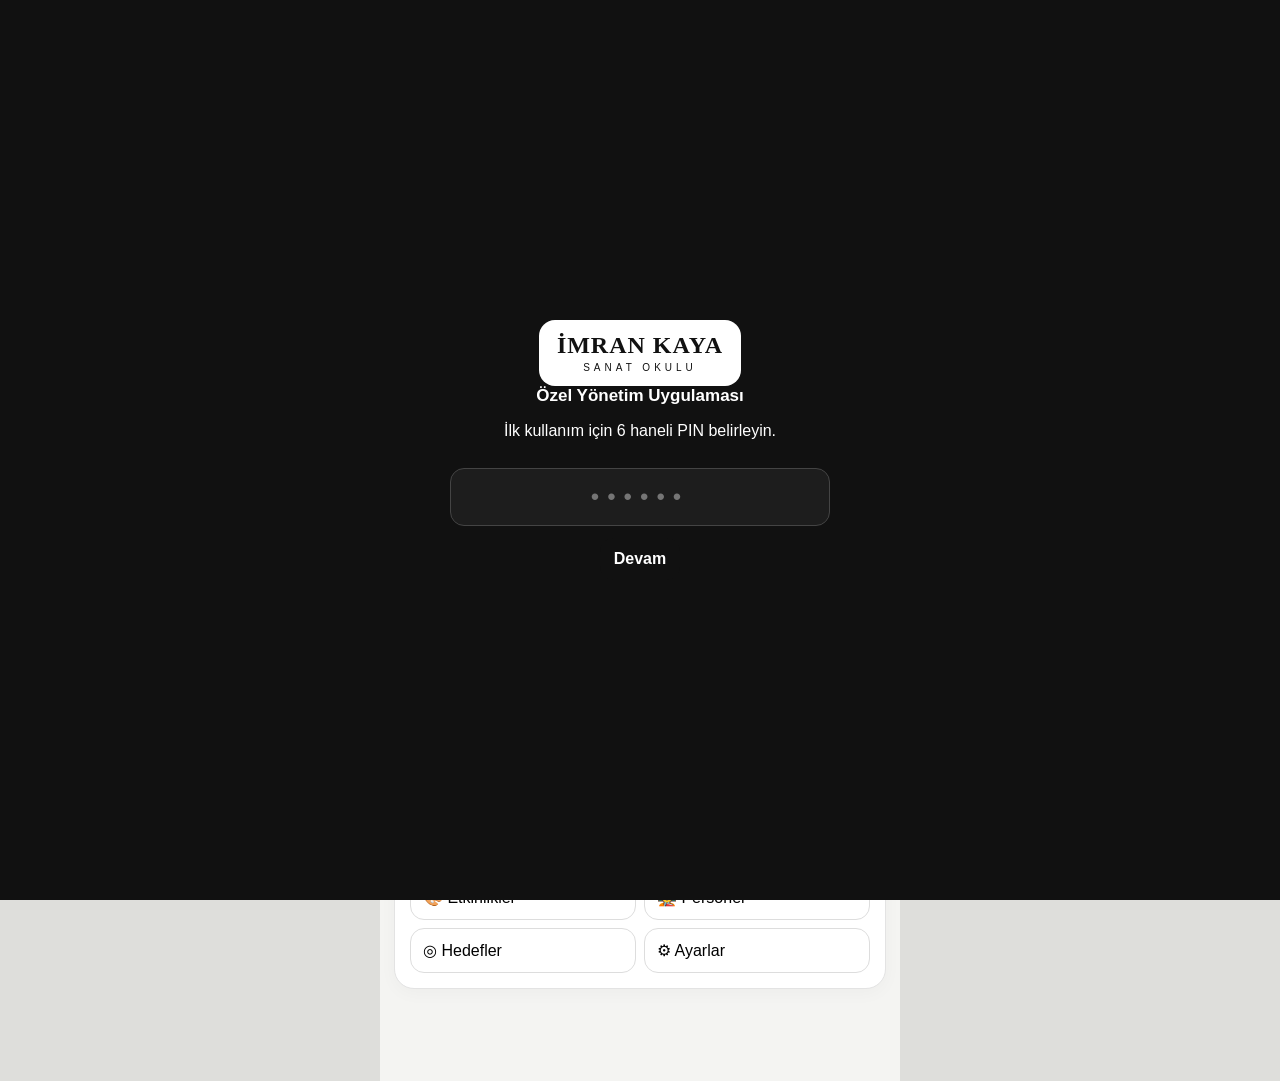
<file: index.html>
<!doctype html><html lang="tr"><head><meta charset="utf-8"><meta name="viewport" content="width=device-width,initial-scale=1,viewport-fit=cover"><meta name="theme-color" content="#111"><title>İmran Kaya Sanat Okulu</title><link rel="stylesheet" href="style.css"></head><body><div id="lock" class="lock"><div class="lockbox"><div class="wordmark"><strong>İMRAN KAYA</strong><span>SANAT OKULU</span></div><h2>Özel Yönetim Uygulaması</h2><p id="lockText">İlk kullanım için 6 haneli PIN belirleyin.</p><input id="pin" maxlength="6" inputmode="numeric" placeholder="••••••"><button id="unlockBtn" class="primary">Devam</button></div></div><main class="app"><header><div class="brand"><div class="wordmark small"><strong>İMRAN KAYA</strong><span>SANAT OKULU</span></div><div><b>Yönetim Paneli</b><div class="muted">Sadece Ümit & İmran</div></div></div><div class="owner">Ümit & İmran</div></header><section class="hero"><div><h1>Merhaba 👋</h1><div class="muted">Bugün okulunuzda genel durum.</div></div><button id="aiTop" class="aiBtn">✦ AI Asistan</button></section><section class="grid"><button class="card" data-module="students">👥<div class="v" id="sN">0</div><div>Toplam Öğrenci</div></button><button class="card" data-module="classes">📅<div class="v" id="cN">0</div><div>Aktif Ders</div></button><button class="card" data-module="payments">₺<div class="v" id="pN">₺0</div><div>Bu Ay Tahsilat</div></button><button class="card" data-module="payments">💳<div class="v" id="bN">0</div><div>Bekleyen Ödeme</div></button></section><section class="section"><div class="sh"><h2>Güncel Haberler & Duyurular</h2><button id="newsBtn" class="link">Tümünü Gör →</button></div><div class="item"><b>Yetenek Sınavları Gündemi</b><p>Güzel sanatlar liseleri ve üniversitelerin güncel sınav duyurularını internetten kontrol edin.</p></div><div class="item"><b>Portfolyo Hazırlık Rehberi</b><p>10–17 yaş grubu ve sınava hazırlanan öğrenciler için çalışma planı.</p></div></section><section class="section ai"><div class="sh"><h2>✦ AI Asistan Önerileri</h2><button id="aiAll" class="link light">Tümünü Gör →</button></div><div id="aiPrev"></div></section><section class="section"><div class="sh"><h2>Finansal Durum</h2><button class="link" data-module="payments">Detay →</button></div><div class="fin"><div><div class="muted">Tahsil Edilen</div><div class="amt" id="fAmt">₺0</div><div class="muted">Yeşil: tahsil • Sarı: bekleyen • Kırmızı: gecikmiş</div></div><div class="ring"></div></div></section><section class="section"><div class="sh"><h2>Kısayollar</h2></div><div class="short"><button data-module="students">👥 Öğrenciler</button><button data-module="classes">📅 Ders Programı</button><button data-module="payments">₺ Ödemeler</button><button id="reportsBtn">▥ Raporlar</button><button data-module="events">🎨 Etkinlikler</button><button data-module="teachers">🧑‍🏫 Personel</button><button data-module="goals">◎ Hedefler</button><button id="settingsBtn">⚙ Ayarlar</button></div></section></main><nav><button id="homeBtn">⌂<br>Ana Sayfa</button><button data-module="students">👥<br>Öğrenciler</button><button data-module="payments">₺<br>Finans</button><button id="reportsNav">▥<br>Raporlar</button><button id="settingsNav">⚙<br>Ayarlar</button></nav><div id="bg" class="sheetBg"><div class="sheet"><button id="closeBtn" class="close">×</button><div id="sheetBody"></div></div></div><script src="app.js"></script></body></html>
</file>
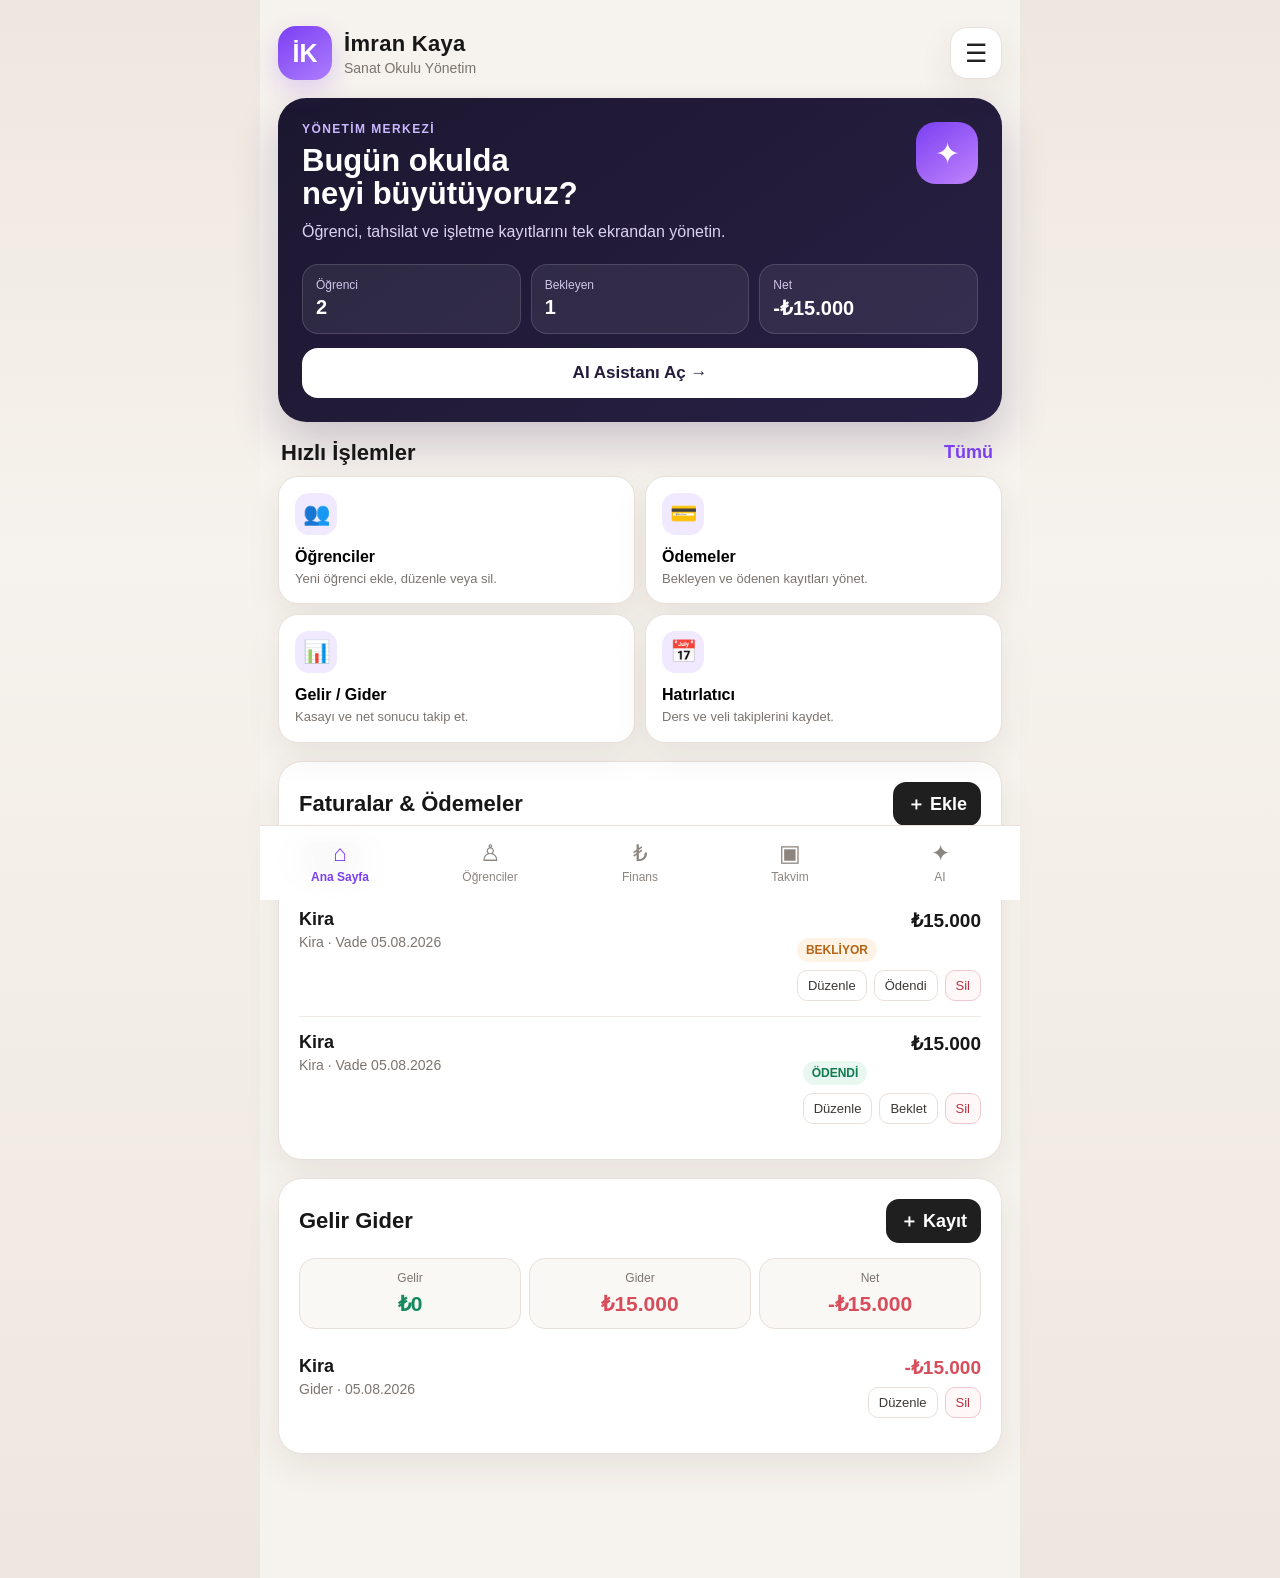
<file: imran-kaya-v10.html>
<!doctype html>
<html lang="tr">
<head>
<meta charset="utf-8">
<meta name="viewport" content="width=device-width,initial-scale=1,viewport-fit=cover">
<meta name="theme-color" content="#fbfaf8">
<title>İmran Kaya Sanat Okulu Yönetim</title>
<style>
:root{--bg:#f6f2ed;--card:#ffffff;--ink:#171717;--muted:#7b746e;--line:#e9e1d9;--accent:#7b3ff2;--accent2:#aa7cff;--green:#138a5b;--red:#d74d5b;--orange:#d68a35;--shadow:0 14px 35px rgba(66,48,35,.08)}
*{box-sizing:border-box}html{font-size:18px}body{margin:0;background:linear-gradient(180deg,#eee7df 0,#f6f2ed 35%,#eee7df 100%);color:var(--ink);font-family:-apple-system,BlinkMacSystemFont,"Segoe UI",Roboto,Arial,sans-serif}button,input,select,textarea{font:inherit}button{cursor:pointer;touch-action:manipulation}.app{max-width:760px;margin:auto;min-height:100vh;background:var(--bg);padding:16px 18px 124px}.top{display:flex;align-items:center;justify-content:space-between;gap:12px;padding:10px 0 18px;position:sticky;top:0;z-index:20;background:linear-gradient(180deg,var(--bg) 78%,rgba(246,242,237,0))}.brand{display:flex;align-items:center;gap:12px}.brandMark{width:54px;height:54px;border-radius:18px;background:linear-gradient(145deg,#7b3ff2,#ad7dff);color:#fff;display:grid;place-items:center;font-size:25px;font-weight:900;box-shadow:0 10px 24px #7b3ff235}.brandText b{display:block;font-size:22px;letter-spacing:.3px}.brandText span{display:block;color:var(--muted);font-size:14px;margin-top:3px}.menu{width:52px;height:52px;border:1px solid var(--line);border-radius:17px;background:#fff;color:#222;font-size:25px;box-shadow:var(--shadow)}
.hero{background:linear-gradient(145deg,#1c1730,#282044);color:#fff;border-radius:28px;padding:24px;box-shadow:0 20px 45px rgba(50,32,80,.22)}.heroTop{display:flex;justify-content:space-between;gap:14px;align-items:flex-start}.eyebrow{font-size:12px;letter-spacing:1.4px;text-transform:uppercase;color:#c9b7ff;font-weight:900}.hero h1{font-size:31px;line-height:1.08;margin:8px 0 9px}.hero p{font-size:16px;line-height:1.5;color:#ddd4f4;margin:0}.aiOrb{width:62px;height:62px;flex:0 0 62px;border-radius:20px;background:linear-gradient(145deg,#7b3ff2,#c084fc);display:grid;place-items:center;font-size:30px}.heroStats{display:grid;grid-template-columns:repeat(3,1fr);gap:10px;margin-top:20px}.heroStat{border:1px solid rgba(255,255,255,.14);background:rgba(255,255,255,.07);border-radius:16px;padding:13px}.heroStat span{display:block;font-size:12px;color:#cfc5e8}.heroStat b{display:block;font-size:20px;margin-top:4px}.aiStart{width:100%;border:0;border-radius:16px;background:#fff;color:#251b3d;padding:15px;margin-top:14px;font-weight:900;font-size:17px}
.section{margin-top:18px}.sectionHead{display:flex;align-items:center;justify-content:space-between;gap:10px;margin:0 3px 10px}.sectionHead h2{font-size:22px;margin:0}.sectionHead button{border:0;background:none;color:var(--accent);font-weight:800}.quickGrid{display:grid;grid-template-columns:repeat(2,1fr);gap:10px}.quickBtn{border:1px solid var(--line);background:#fff;border-radius:20px;padding:16px;text-align:left;min-height:118px;box-shadow:var(--shadow)}.quickIcon{width:42px;height:42px;border-radius:14px;background:#f0e9ff;display:grid;place-items:center;font-size:22px}.quickBtn b{display:block;font-size:16px;margin-top:13px}.quickBtn small{display:block;color:var(--muted);font-size:13px;line-height:1.35;margin-top:4px}
.card{background:#fff;border:1px solid var(--line);border-radius:24px;padding:20px;box-shadow:var(--shadow)}.cardHead{display:flex;align-items:center;justify-content:space-between;gap:12px;margin-bottom:15px}.cardHead h2{font-size:22px;margin:0}.addBtn{border:0;background:#1f1f1f;color:#fff;border-radius:13px;padding:10px 14px;font-weight:800}.tabs{display:flex;gap:8px;overflow:auto;padding-bottom:3px;margin-bottom:14px}.tab{border:1px solid var(--line);background:#faf8f5;color:#726b65;border-radius:999px;padding:9px 14px;white-space:nowrap;font-size:14px}.tab.on{background:#20182e;color:#fff;border-color:#20182e}.item{display:grid;grid-template-columns:1fr auto;gap:13px;padding:15px 0;border-bottom:1px solid #efe9e2}.item:last-child{border-bottom:0}.itemTitle{font-size:18px;font-weight:850}.itemSub{font-size:14px;color:var(--muted);margin-top:4px}.amount{font-size:19px;font-weight:900;text-align:right}.status{display:inline-block;margin-top:6px;border-radius:999px;padding:5px 9px;font-size:12px;font-weight:850}.status.pending{background:#fff3e6;color:#b56515}.status.paid{background:#e8f7ef;color:#0e7b50}.rowActions{display:flex;gap:7px;justify-content:flex-end;margin-top:8px;flex-wrap:wrap}.miniBtn{border:1px solid var(--line);background:#fff;color:#3b3835;border-radius:10px;padding:7px 10px;font-size:13px}.miniBtn.danger{color:#b93242;border-color:#efc9cf;background:#fff7f8}.metrics{display:grid;grid-template-columns:repeat(3,1fr);gap:8px;margin:4px 0 12px}.metric{background:#faf8f5;border:1px solid var(--line);border-radius:16px;padding:12px;text-align:center}.metric span{display:block;color:var(--muted);font-size:12px}.metric b{display:block;margin-top:7px;font-size:21px}.metric.in b{color:var(--green)}.metric.out b{color:var(--red)}
.nav{position:fixed;left:50%;bottom:0;transform:translateX(-50%);width:min(760px,100%);display:grid;grid-template-columns:repeat(5,1fr);background:rgba(255,255,255,.96);backdrop-filter:blur(18px);padding:8px 5px calc(10px + env(safe-area-inset-bottom));z-index:40;border-top:1px solid var(--line)}.nav button{border:0;background:none;color:#8c857f;font-size:12px;padding:6px 3px}.nav button.on{color:var(--accent);font-weight:800}.nav span{display:block;font-size:23px;margin-bottom:3px}
.overlay{display:none;position:fixed;inset:0;background:#1c1525aa;z-index:100;align-items:flex-end;justify-content:center}.modal{width:min(760px,100%);max-height:91vh;overflow:auto;background:#fff;color:#171717;border-radius:28px 28px 0 0;padding:22px 18px calc(28px + env(safe-area-inset-bottom));box-shadow:0 -18px 60px rgba(23,17,31,.25)}.modalTop{display:flex;justify-content:space-between;align-items:center;gap:12px}.modal h2{font-size:25px;margin:0}.x{width:44px;height:44px;border:0;border-radius:50%;background:#f2eee9;font-size:23px}.form{display:grid;gap:12px;margin-top:18px}.form label{font-weight:800;font-size:15px}.form input,.form select,.form textarea{width:100%;border:1px solid #dcd5ce;border-radius:13px;background:#fff;padding:14px;font-size:16px}.form textarea{min-height:110px;resize:vertical}.formActions{display:grid;grid-template-columns:1fr 1fr;gap:9px;margin-top:5px}.primary,.cancel{border-radius:13px;padding:14px;font-weight:900;min-height:50px}.primary{border:0;background:#20182e;color:#fff}.cancel{border:1px solid #cfc7bf;background:#fff;color:#3e3935}.studentRow{border:1px solid var(--line);border-radius:16px;padding:14px;margin-top:10px;background:#fcfaf8}.studentRow b{font-size:17px}.studentRow small{display:block;color:var(--muted);font-size:14px;margin-top:4px}.studentActions{display:flex;gap:8px;margin-top:10px;flex-wrap:wrap}.studentActions button{border:1px solid #d8d0c9;background:#fff;border-radius:10px;padding:8px 11px}.studentActions .danger{color:#bb3344;border-color:#edc2c8}.chatBox{background:#211a31;color:#fff;border-radius:16px;padding:15px;white-space:pre-wrap;line-height:1.55;font-size:16px;margin-top:14px}.empty{color:#9a928b;padding:12px 0;font-size:15px}
@media(max-width:560px){html{font-size:17px}.app{padding:12px 14px 118px}.hero{padding:20px}.hero h1{font-size:27px}.heroStats{grid-template-columns:1fr 1fr 1fr}.quickGrid{grid-template-columns:1fr 1fr}.card{padding:18px}.item{grid-template-columns:1fr}.amount{text-align:left}.rowActions{justify-content:flex-start}.brandText b{font-size:19px}.brandMark{width:48px;height:48px}.menu{width:48px;height:48px}.metrics{grid-template-columns:1fr}.metric{text-align:left}.metric span,.metric b{display:inline-block}.metric b{float:right;margin-top:0}}
</style>
</head>
<body>
<main class="app">
<header class="top"><div class="brand"><div class="brandMark">İK</div><div class="brandText"><b>İmran Kaya</b><span>Sanat Okulu Yönetim</span></div></div><button class="menu" type="button" onclick="openMenu()">☰</button></header>
<section class="hero"><div class="heroTop"><div><div class="eyebrow">Yönetim Merkezi</div><h1>Bugün okulda<br>neyi büyütüyoruz?</h1><p>Öğrenci, tahsilat ve işletme kayıtlarını tek ekrandan yönetin.</p></div><div class="aiOrb">✦</div></div><div class="heroStats"><div class="heroStat"><span>Öğrenci</span><b id="heroStudents">0</b></div><div class="heroStat"><span>Bekleyen</span><b id="heroPending">0</b></div><div class="heroStat"><span>Net</span><b id="heroNet">₺0</b></div></div><button class="aiStart" type="button" onclick="openAI('')">AI Asistanı Aç →</button></section>
<section class="section"><div class="sectionHead"><h2>Hızlı İşlemler</h2><button type="button" onclick="openMenu()">Tümü</button></div><div class="quickGrid"><button class="quickBtn" type="button" onclick="openStudents()"><div class="quickIcon">👥</div><b>Öğrenciler</b><small>Yeni öğrenci ekle, düzenle veya sil.</small></button><button class="quickBtn" type="button" onclick="scrollToInvoices()"><div class="quickIcon">💳</div><b>Ödemeler</b><small>Bekleyen ve ödenen kayıtları yönet.</small></button><button class="quickBtn" type="button" onclick="scrollToFinance()"><div class="quickIcon">📊</div><b>Gelir / Gider</b><small>Kasayı ve net sonucu takip et.</small></button><button class="quickBtn" type="button" onclick="openReminder()"><div class="quickIcon">📅</div><b>Hatırlatıcı</b><small>Ders ve veli takiplerini kaydet.</small></button></div></section>
<section class="section card" id="invoices"><div class="cardHead"><h2>Faturalar & Ödemeler</h2><button class="addBtn" type="button" onclick="openInvoiceForm()">＋ Ekle</button></div><div class="tabs"><button class="tab on" type="button" onclick="setInvoiceFilter('all',this)">Tümü</button><button class="tab" type="button" onclick="setInvoiceFilter('paid',this)">Ödenen</button><button class="tab" type="button" onclick="setInvoiceFilter('pending',this)">Ödenmeyen</button></div><div id="invoiceList"></div></section>
<section class="section card" id="finance"><div class="cardHead"><h2>Gelir Gider</h2><button class="addBtn" type="button" onclick="openFinanceForm()">＋ Kayıt</button></div><div class="metrics"><div class="metric in"><span>Gelir</span><b id="incomeTotal">₺0</b></div><div class="metric out"><span>Gider</span><b id="expenseTotal">₺0</b></div><div class="metric"><span>Net</span><b id="netTotal">₺0</b></div></div><div id="financeList"></div></section>
</main>
<nav class="nav"><button class="on" type="button" onclick="window.scrollTo({top:0,behavior:'smooth'})"><span>⌂</span>Ana Sayfa</button><button type="button" onclick="openStudents()"><span>♙</span>Öğrenciler</button><button type="button" onclick="scrollToFinance()"><span>₺</span>Finans</button><button type="button" onclick="openReminder()"><span>▣</span>Takvim</button><button type="button" onclick="openAI('')"><span>✦</span>AI</button></nav>
<div class="overlay" id="overlay" onclick="if(event.target===this)closeModal()"><div class="modal"><div class="modalTop"><h2 id="modalTitle"></h2><button class="x" type="button" onclick="closeModal()">×</button></div><div id="modalBody"></div></div></div>
<script>
'use strict';
const $=id=>document.getElementById(id),clone=o=>JSON.parse(JSON.stringify(o));
const STORE='ikso_v8_data';
const seed={students:[{id:'s1',name:'Ayşe Yılmaz',parent:'Mehmet Yılmaz',phone:''},{id:'s2',name:'Mert Kaya',parent:'Selin Kaya',phone:''}],invoices:[{id:'i1',title:'Kira',type:'Kira',due:'2026-08-05',amount:15000,status:'pending'},{id:'i2',title:'Kira',type:'Kira',due:'2026-08-05',amount:15000,status:'paid'}],finance:[{id:'f1',type:'expense',title:'Kira',amount:15000,date:'2026-08-05'}],reminders:[]};
let data=load(),invoiceFilter='all';
function load(){try{const x=JSON.parse(localStorage.getItem(STORE)||'null');return x&&Array.isArray(x.students)&&Array.isArray(x.invoices)&&Array.isArray(x.finance)?{...clone(seed),...x,reminders:Array.isArray(x.reminders)?x.reminders:[]}:clone(seed)}catch{return clone(seed)}}
function persist(){localStorage.setItem(STORE,JSON.stringify(data));renderAll()}
function esc(s){return String(s??'').replace(/[&<>"']/g,m=>({'&':'&amp;','<':'&lt;','>':'&gt;','"':'&quot;',"'":'&#39;'}[m]))}
function money(n){const x=Number(n||0);return (x<0?'-':'')+'₺'+Math.abs(x).toLocaleString('tr-TR')}
function uid(p){return p+Date.now().toString(36)+Math.random().toString(36).slice(2,7)}
function fmtDate(d){if(!d)return '—';const a=d.split('-');return a.length===3?`${a[2]}.${a[1]}.${a[0]}`:d}
function field(id){return $(id)}
function openModal(title,html){$('modalTitle').textContent=title;$('modalBody').innerHTML=html;$('overlay').style.display='flex';document.body.style.overflow='hidden'}
function closeModal(){$('overlay').style.display='none';document.body.style.overflow=''}
function renderInvoices(){const rows=data.invoices.filter(x=>invoiceFilter==='all'||x.status===invoiceFilter);$('invoiceList').innerHTML=rows.length?rows.map(x=>`<div class="item"><div><div class="itemTitle">${esc(x.title)}</div><div class="itemSub">${esc(x.type||'Ödeme')} · Vade ${fmtDate(x.due)}</div></div><div><div class="amount">${money(x.amount)}</div><span class="status ${x.status}">${x.status==='paid'?'ÖDENDİ':'BEKLİYOR'}</span><div class="rowActions"><button class="miniBtn" type="button" onclick="editInvoice('${x.id}')">Düzenle</button><button class="miniBtn" type="button" onclick="toggleInvoice('${x.id}')">${x.status==='paid'?'Beklet':'Ödendi'}</button><button class="miniBtn danger" type="button" onclick="deleteInvoice('${x.id}')">Sil</button></div></div></div>`).join(''):'<div class="empty">Bu filtrede kayıt yok.</div>'}
function setInvoiceFilter(f,b){invoiceFilter=f;document.querySelectorAll('.tab').forEach(x=>x.classList.remove('on'));b.classList.add('on');renderInvoices()}
function invoiceForm(x={}){return `<div class="form"><label>Başlık</label><input id="ivTitle" value="${esc(x.title||'')}"><label>Tür</label><input id="ivType" value="${esc(x.type||'')}"><label>Vade</label><input id="ivDue" type="date" value="${x.due||''}"><label>Tutar</label><input id="ivAmount" type="number" min="0" step="0.01" value="${x.amount??''}"><label>Durum</label><select id="ivStatus"><option value="pending" ${x.status!=='paid'?'selected':''}>Bekliyor</option><option value="paid" ${x.status==='paid'?'selected':''}>Ödendi</option></select><div class="formActions"><button class="cancel" type="button" onclick="closeModal()">Vazgeç</button><button class="primary" type="button" onclick="saveInvoice('${x.id||''}')">Kaydet</button></div></div>`}
function openInvoiceForm(){openModal('Fatura / Ödeme Ekle',invoiceForm())}
function editInvoice(id){const x=data.invoices.find(i=>i.id===id);if(x)openModal('Fatura / Ödeme Düzenle',invoiceForm(x))}
function saveInvoice(id){const title=field('ivTitle').value.trim(),amount=Number(field('ivAmount').value);if(!title||!(amount>0)){alert('Başlık ve sıfırdan büyük tutar zorunlu.');return}const obj={id:id||uid('i'),title,type:field('ivType').value.trim()||'Ödeme',due:field('ivDue').value,amount,status:field('ivStatus').value};if(id){const n=data.invoices.findIndex(x=>x.id===id);if(n>=0)data.invoices[n]=obj}else data.invoices.unshift(obj);persist();closeModal()}
function toggleInvoice(id){const x=data.invoices.find(i=>i.id===id);if(!x)return;x.status=x.status==='paid'?'pending':'paid';persist()}
function deleteInvoice(id){const x=data.invoices.find(i=>i.id===id);if(x&&confirm(`“${x.title}” kaydını silmek istediğinize emin misiniz?`)){data.invoices=data.invoices.filter(i=>i.id!==id);persist()}}
function renderFinance(){const income=data.finance.filter(x=>x.type==='income').reduce((s,x)=>s+Number(x.amount||0),0),expense=data.finance.filter(x=>x.type==='expense').reduce((s,x)=>s+Number(x.amount||0),0),net=income-expense;$('incomeTotal').textContent=money(income);$('expenseTotal').textContent=money(expense);$('netTotal').textContent=money(net);$('netTotal').style.color=net>=0?'var(--green)':'var(--red)';$('financeList').innerHTML=data.finance.length?data.finance.map(x=>`<div class="item"><div><div class="itemTitle">${esc(x.title)}</div><div class="itemSub">${x.type==='income'?'Gelir':'Gider'} · ${fmtDate(x.date)}</div></div><div><div class="amount" style="color:${x.type==='income'?'var(--green)':'var(--red)'}">${x.type==='income'?'+':'-'}${money(x.amount)}</div><div class="rowActions"><button class="miniBtn" type="button" onclick="editFinance('${x.id}')">Düzenle</button><button class="miniBtn danger" type="button" onclick="deleteFinance('${x.id}')">Sil</button></div></div></div>`).join(''):'<div class="empty">Henüz gelir/gider kaydı yok.</div>'}
function financeForm(x={}){const today=new Intl.DateTimeFormat('en-CA',{timeZone:'Europe/Istanbul',year:'numeric',month:'2-digit',day:'2-digit'}).format(new Date());return `<div class="form"><label>Tür</label><select id="fnType"><option value="income" ${x.type==='income'?'selected':''}>Gelir</option><option value="expense" ${x.type!=='income'?'selected':''}>Gider</option></select><label>Açıklama</label><input id="fnTitle" value="${esc(x.title||'')}"><label>Tutar</label><input id="fnAmount" type="number" min="0" step="0.01" value="${x.amount??''}"><label>Tarih</label><input id="fnDate" type="date" value="${x.date||today}"><div class="formActions"><button class="cancel" type="button" onclick="closeModal()">Vazgeç</button><button class="primary" type="button" onclick="saveFinance('${x.id||''}')">Kaydet</button></div></div>`}
function openFinanceForm(){openModal('Gelir / Gider Kaydı',financeForm())}
function editFinance(id){const x=data.finance.find(i=>i.id===id);if(x)openModal('Gelir / Gider Düzenle',financeForm(x))}
function saveFinance(id){const title=field('fnTitle').value.trim(),amount=Number(field('fnAmount').value);if(!title||!(amount>0)){alert('Açıklama ve sıfırdan büyük tutar zorunlu.');return}const obj={id:id||uid('f'),type:field('fnType').value,title,amount,date:field('fnDate').value};if(id){const n=data.finance.findIndex(x=>x.id===id);if(n>=0)data.finance[n]=obj}else data.finance.unshift(obj);persist();closeModal()}
function deleteFinance(id){const x=data.finance.find(i=>i.id===id);if(x&&confirm(`“${x.title}” kaydını silmek istediğinize emin misiniz?`)){data.finance=data.finance.filter(i=>i.id!==id);persist()}}
function studentsHtml(){return `<button class="primary" style="width:100%;margin-top:16px" type="button" onclick="openStudentForm()">＋ Yeni Öğrenci</button>${data.students.length?data.students.map(s=>`<div class="studentRow"><b>${esc(s.name)}</b><small>Veli: ${esc(s.parent||'—')}${s.phone?' · '+esc(s.phone):''}</small><div class="studentActions"><button type="button" onclick="openStudentForm('${s.id}')">Düzenle</button><button class="danger" type="button" onclick="deleteStudent('${s.id}')">Öğrenciyi Sil</button></div></div>`).join(''):'<div class="empty">Öğrenci kaydı yok.</div>'}`}
function openStudents(){openModal('Öğrenciler',studentsHtml())}
function studentForm(s={}){return `<div class="form"><label>Öğrenci Adı</label><input id="stName" value="${esc(s.name||'')}"><label>Veli Adı</label><input id="stParent" value="${esc(s.parent||'')}"><label>Telefon</label><input id="stPhone" value="${esc(s.phone||'')}"><div class="formActions"><button class="cancel" type="button" onclick="openStudents()">Vazgeç</button><button class="primary" type="button" onclick="saveStudent('${s.id||''}')">Kaydet</button></div></div>`}
function openStudentForm(id=''){const s=data.students.find(x=>x.id===id)||{};openModal(id?'Öğrenci Düzenle':'Yeni Öğrenci',studentForm(s))}
function saveStudent(id){const name=field('stName').value.trim();if(!name){alert('Öğrenci adı zorunlu.');return}const obj={id:id||uid('s'),name,parent:field('stParent').value.trim(),phone:field('stPhone').value.trim()};if(id){const n=data.students.findIndex(x=>x.id===id);if(n>=0)data.students[n]=obj}else data.students.unshift(obj);persist();openStudents()}
function deleteStudent(id){const s=data.students.find(x=>x.id===id);if(s&&confirm(`“${s.name}” adlı öğrenciyi silmek istediğinize emin misiniz?`)){data.students=data.students.filter(x=>x.id!==id);persist();openStudents()}}
function openReminder(){openModal('Hatırlatıcı & Takvim',`<div class="form"><label>Hatırlatma</label><input id="rmText" placeholder="Örn. Veli araması"><label>Tarih</label><input id="rmDate" type="date"><div class="formActions"><button class="cancel" type="button" onclick="closeModal()">Vazgeç</button><button class="primary" type="button" onclick="saveReminder()">Kaydet</button></div></div>${data.reminders.map((r,i)=>`<div class="studentRow"><b>${esc(r.text)}</b><small>${fmtDate(r.date)}</small><div class="studentActions"><button class="danger" type="button" onclick="deleteReminder(${i})">Sil</button></div></div>`).join('')}`)}
function saveReminder(){const text=field('rmText').value.trim();if(!text){alert('Hatırlatma metni yazın.');return}data.reminders.unshift({text,date:field('rmDate').value});persist();openReminder()}
function deleteReminder(i){if(confirm('Hatırlatıcı silinsin mi?')){data.reminders.splice(i,1);persist();openReminder()}}
function openAI(preset=''){openModal('AI Asistan',`<div class="form"><label>Sorunuz</label><textarea id="aiQ" placeholder="Örn. Bu ay tahsilatı nasıl hızlandırabilirim?">${esc(preset)}</textarea><div class="formActions"><button class="cancel" type="button" onclick="closeModal()">Vazgeç</button><button class="primary" type="button" onclick="askAI()">Yanıtla</button></div></div><div id="aiAnswer"></div>`)}
function askAI(){const q=field('aiQ').value.trim().toLowerCase();if(!q)return;let t='';const pending=data.invoices.filter(x=>x.status==='pending'),pendingTotal=pending.reduce((s,x)=>s+Number(x.amount||0),0);if(q.includes('tahsil')||q.includes('borç')||q.includes('ödeme'))t=`Şu anda ${pending.length} bekleyen ödeme kaydı var ve toplamı ${money(pendingTotal)}. Önce vadesi geçmiş olanları sırala, aynı gün kısa bir veli hatırlatması gönder, 3 gün sonra ikinci takip yap. Ödeme alındığında kaydı “Ödendi” durumuna geçir.`;else if(q.includes('öğrenci')||q.includes('veli'))t=`Sistemde ${data.students.length} öğrenci kayıtlı. Her öğrenci için veli telefonu, devam durumu ve ödeme notunu eksiksiz tut. Yanlış kayıtları öğrenci ekranındaki “Öğrenciyi Sil” seçeneğiyle kaldırabilirsin.`;else if(q.includes('gider')||q.includes('kâr')||q.includes('zarar')){const inc=data.finance.filter(x=>x.type==='income').reduce((s,x)=>s+Number(x.amount||0),0),exp=data.finance.filter(x=>x.type==='expense').reduce((s,x)=>s+Number(x.amount||0),0);t=`Kayıtlı gelir ${money(inc)}, gider ${money(exp)}, net ${money(inc-exp)}. Büyük giderleri haftalık kontrol et ve gelir kaydı eksikse gün sonunda tamamla.`}else t='Önce öğrenci kayıtlarını temizle, sonra bekleyen ödemeleri vade sırasına göre takip et, ardından gelir-gider kayıtlarını güncelle. Bu üç alan güncelse yönetim kararları daha güvenilir olur.';$('aiAnswer').innerHTML=`<div class="chatBox">${esc(t)}</div>`}
function openMenu(){openModal('Menü',`<div class="form"><button class="primary" type="button" onclick="openStudents()">Öğrenciler</button><button class="primary" type="button" onclick="closeModal();scrollToInvoices()">Faturalar & Ödemeler</button><button class="primary" type="button" onclick="closeModal();scrollToFinance()">Gelir Gider</button><button class="primary" type="button" onclick="openReminder()">Hatırlatıcı</button><button class="cancel" type="button" onclick="closeModal()">Vazgeç</button></div>`)}
function scrollToInvoices(){$('invoices').scrollIntoView({behavior:'smooth',block:'start'})}function scrollToFinance(){$('finance').scrollIntoView({behavior:'smooth',block:'start'})}
function renderHero(){const pending=data.invoices.filter(x=>x.status==='pending').length,inc=data.finance.filter(x=>x.type==='income').reduce((s,x)=>s+Number(x.amount||0),0),exp=data.finance.filter(x=>x.type==='expense').reduce((s,x)=>s+Number(x.amount||0),0);$('heroStudents').textContent=data.students.length;$('heroPending').textContent=pending;$('heroNet').textContent=money(inc-exp)}
function renderAll(){renderInvoices();renderFinance();renderHero()}
renderAll();
</script>
</body>
</html>
</file>
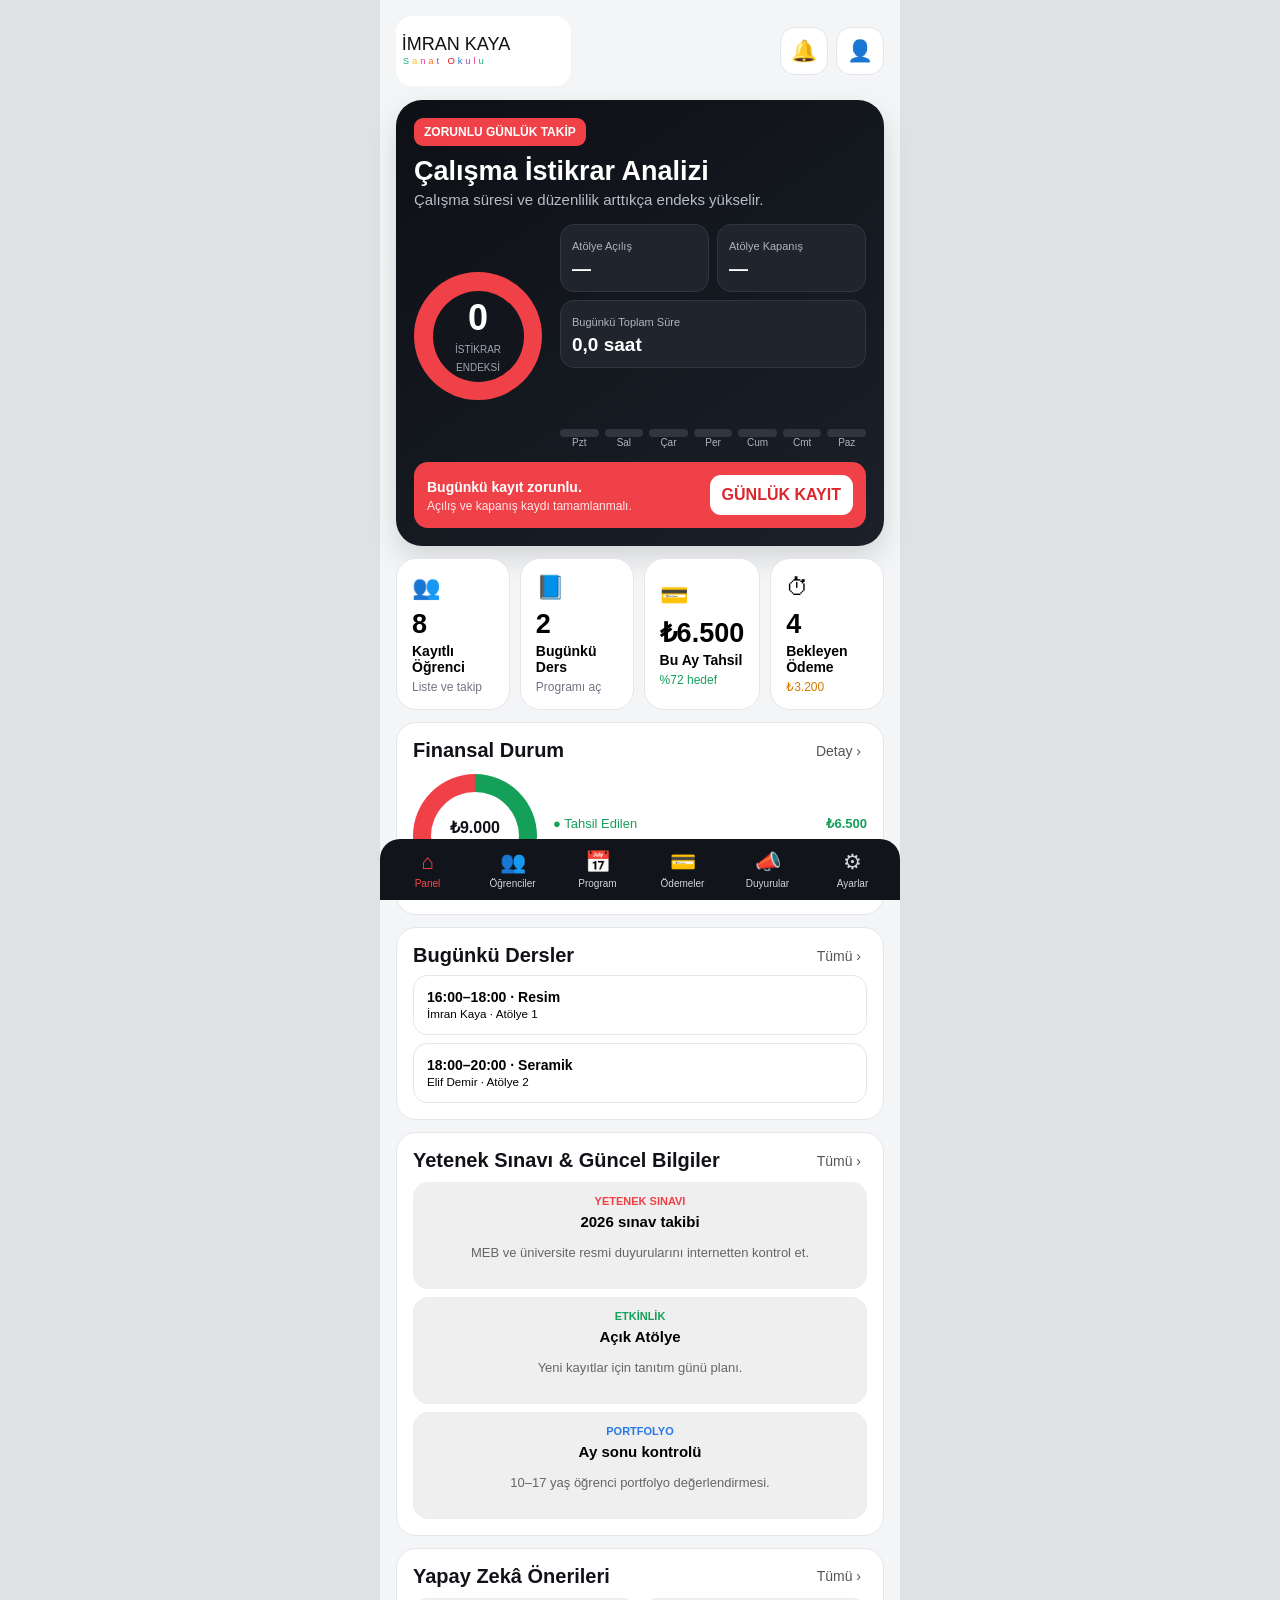
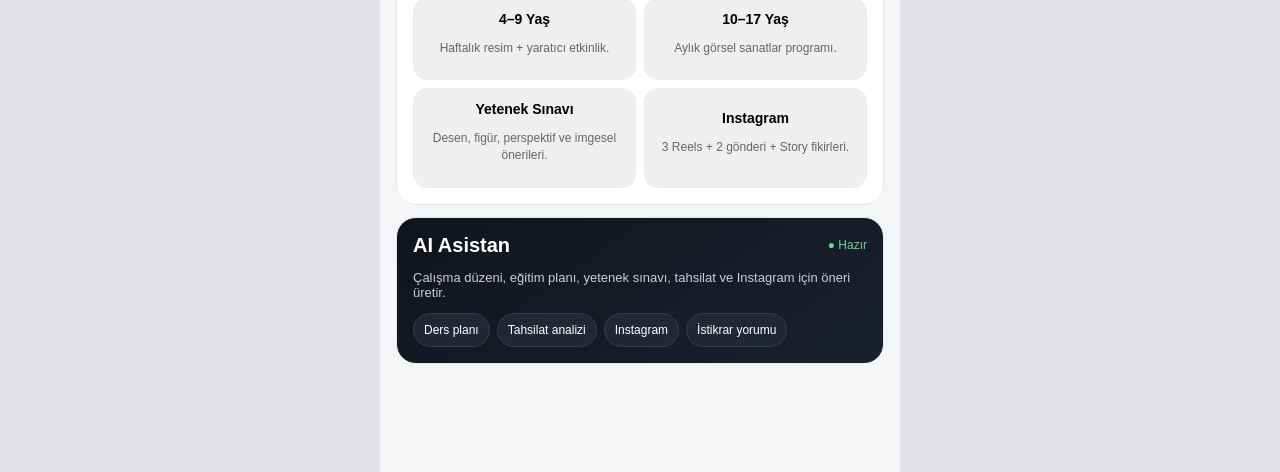
<file: imran-kaya-v3.html>
<!doctype html><html lang="tr"><head><meta charset="utf-8"><meta name="viewport" content="width=device-width,initial-scale=1,viewport-fit=cover"><meta name="theme-color" content="#f6f6f7"><title>İmran Kaya Sanat Okulu Yönetim</title><style>:root{--bg:#f4f5f7;--card:#fff;--ink:#101217;--muted:#6f7480;--line:#e4e6ea;--green:#15a05a;--red:#ef4147;--amber:#f3ad22;--purple:#7555ff}*{box-sizing:border-box}body{margin:0;background:#dfe1e4;font-family:-apple-system,BlinkMacSystemFont,"Segoe UI",Arial,sans-serif;color:var(--ink);font-size:16px}button,input{font:inherit}.app{max-width:520px;margin:auto;min-height:100vh;background:var(--bg);padding:16px 16px 108px}.top{display:flex;justify-content:space-between;align-items:center;gap:10px}.brand{display:flex;align-items:center;gap:10px}.brand img{width:175px;height:70px;object-fit:contain;background:#fff;border-radius:16px}.icons{display:flex;gap:8px}.iconbtn{width:48px;height:48px;border:1px solid var(--line);background:#fff;border-radius:15px;font-size:21px}.hero{margin-top:14px;background:linear-gradient(145deg,#0d1015,#1b2029);color:#fff;border-radius:26px;padding:18px;box-shadow:0 12px 28px #0002}.tag{display:inline-block;background:var(--red);padding:7px 10px;border-radius:9px;font-size:12px;font-weight:800}.hero h1{font-size:27px;margin:10px 0 4px}.hero .sub{font-size:15px;color:#b7bdc7}.scorewrap{display:grid;grid-template-columns:132px 1fr;gap:14px;align-items:center;margin-top:16px}.gauge{width:128px;height:128px;border-radius:50%;display:grid;place-items:center;background:conic-gradient(var(--red) 0 100%)}.gaugein{width:91px;height:91px;border-radius:50%;background:#12151b;display:grid;place-items:center;text-align:center}.gaugein b{font-size:36px}.gaugein span{font-size:10px;color:#9da5b0}.today{display:grid;grid-template-columns:1fr 1fr;gap:8px}.mini{background:#20252d;border:1px solid #303640;border-radius:14px;padding:11px}.mini span{font-size:11px;color:#adb4be}.mini b{display:block;font-size:19px;margin-top:4px}.bars{display:flex;align-items:end;gap:6px;height:58px;margin-top:11px}.bar{flex:1;background:#303640;border-radius:6px;min-height:8px;position:relative}.bar i{position:absolute;left:0;right:0;bottom:0;border-radius:6px}.days{display:flex;gap:6px;color:#aeb4bf;font-size:10px}.days span{flex:1;text-align:center}.req{display:flex;align-items:center;justify-content:space-between;gap:10px;background:var(--red);border-radius:14px;padding:13px;margin-top:14px}.req b{font-size:14px}.req p{font-size:12px;margin:3px 0 0;color:#ffe9ea}.req button{border:0;background:#fff;color:#dc252d;border-radius:11px;padding:11px 12px;font-weight:800}.grid{display:grid;grid-template-columns:1fr 1fr;gap:10px;margin-top:12px}.stat,.card{background:var(--card);border:1px solid var(--line);border-radius:20px}.stat{padding:15px;text-align:left}.stat .emoji{font-size:23px}.stat .n{font-size:27px;font-weight:800;margin:8px 0 3px}.stat .l{font-size:14px;font-weight:700}.stat .s{font-size:12px;color:var(--muted);margin-top:5px}.card{padding:16px;margin-top:12px}.ch{display:flex;justify-content:space-between;align-items:center;gap:10px}.ch h2{font-size:20px;margin:0}.ch button{border:0;background:none;color:#555;font-size:14px}.finance{display:grid;grid-template-columns:126px 1fr;gap:14px;align-items:center;margin-top:12px}.ring{width:124px;height:124px;border-radius:50%;background:conic-gradient(var(--green) 0 72%,var(--red) 72% 100%);display:grid;place-items:center}.ring:after{content:'₺9.000\A Hedef';white-space:pre;display:grid;place-items:center;text-align:center;background:#fff;width:88px;height:88px;border-radius:50%;font-weight:800;font-size:16px}.legend div{font-size:13px;margin:10px 0}.legend b{float:right}.row{display:flex;justify-content:space-between;align-items:center;gap:9px;border:1px solid #ececf0;border-radius:14px;padding:12px;margin-top:9px}.row b{font-size:15px}.row small{display:block;color:var(--muted);font-size:13px;margin-top:4px}.pill{font-size:11px;padding:6px 8px;border-radius:999px;background:#f1edff;color:#6848df}.announce{display:grid;grid-template-columns:1fr;gap:8px;margin-top:10px}.ann{border:1px solid #eee;border-radius:15px;padding:12px}.ann .t{font-size:11px;font-weight:800;margin-bottom:6px}.ann b{font-size:15px}.ann p{font-size:13px;line-height:1.45;color:#666}.ideas{display:grid;grid-template-columns:1fr 1fr;gap:8px;margin-top:10px}.idea{border:1px solid #ececf0;border-radius:14px;padding:11px}.idea b{font-size:14px}.idea p{font-size:12px;color:#666;line-height:1.4}.ai{background:linear-gradient(145deg,#11141b,#1b2030);color:#fff}.ai p{font-size:13px;color:#c9ced7}.chips{display:flex;gap:7px;flex-wrap:wrap}.chip{border:1px solid #353b49;background:#222735;color:#fff;border-radius:999px;padding:9px 10px;font-size:12px}.nav{position:fixed;left:50%;bottom:0;transform:translateX(-50%);width:min(520px,100%);display:grid;grid-template-columns:repeat(6,1fr);background:#11141a;padding:10px 5px calc(10px + env(safe-area-inset-bottom));border-radius:20px 20px 0 0}.nav button{border:0;background:none;color:#d1d4d9;font-size:10px}.nav button span{font-size:21px;display:block;margin-bottom:4px}.nav .on{color:#ff454b}.mbg{display:none;position:fixed;inset:0;background:#0009;z-index:100;align-items:flex-end;justify-content:center}.modal{width:min(520px,100%);max-height:88vh;overflow:auto;background:#f7f7f8;border-radius:26px 26px 0 0;padding:20px 16px 30px}.modal h2{font-size:24px;margin:0 0 13px}.close{float:right;border:0;background:#e9e9ed;width:38px;height:38px;border-radius:50%;font-size:21px}.form{display:grid;gap:10px}.form label{font-size:14px;font-weight:700}.form input{padding:13px;border:1px solid #ddd;border-radius:12px;background:#fff;font-size:16px}.primary{border:0;background:#111;color:#fff;border-radius:12px;padding:13px;font-weight:800;font-size:15px}.green{background:#169b59}.red{background:#df3037}.note{font-size:13px;color:#727781;line-height:1.5}.action{border:0;background:#111;color:#fff;border-radius:11px;padding:9px 11px;font-size:13px}.biglink{display:block;width:100%;border:0;background:#111;color:#fff;border-radius:13px;padding:14px;margin-top:10px;font-weight:800;text-align:center}.soft{background:#f0f1f4;color:#111}.listbtn{width:100%;border:1px solid #e5e6e9;background:#fff;border-radius:14px;padding:13px;text-align:left;margin-top:8px;font-size:14px}@media(min-width:440px){.grid{grid-template-columns:repeat(4,1fr)}} </style></head><body><main class="app"><div class="top"><div class="brand"><img src="./imran-kaya-logo.svg" alt="İmran Kaya Sanat Okulu"></div><div class="icons"><button class="iconbtn" onclick="openSimple('Bildirimler','Bugün için yeni bildirim yok.')">🔔</button><button class="iconbtn" onclick="openSimple('Yönetici Profili','Ümit & İmran · Özel yönetim erişimi')">👤</button></div></div><section class="hero"><span class="tag">ZORUNLU GÜNLÜK TAKİP</span><h1>Çalışma İstikrar Analizi</h1><div class="sub">Çalışma süresi ve düzenlilik arttıkça endeks yükselir.</div><div class="scorewrap"><div class="gauge" id="gauge"><div class="gaugein"><div><b id="score">0</b><br><span>İSTİKRAR ENDEKSİ</span></div></div></div><div><div class="today"><div class="mini"><span>Atölye Açılış</span><b id="openTime">—</b></div><div class="mini"><span>Atölye Kapanış</span><b id="closeTime">—</b></div></div><div class="mini" style="margin-top:8px"><span>Bugünkü Toplam Süre</span><b id="todayHours">0,0 saat</b></div><div class="bars" id="bars"></div><div class="days"><span>Pzt</span><span>Sal</span><span>Çar</span><span>Per</span><span>Cum</span><span>Cmt</span><span>Paz</span></div></div></div><div class="req"><div><b id="reqTitle">Bugünkü kayıt zorunlu.</b><p id="reqText">Açılış ve kapanış kaydı tamamlanmalı.</p></div><button onclick="openWork()">GÜNLÜK KAYIT</button></div></section><section class="grid"><button class="stat" onclick="openStudents()"><div class="emoji">👥</div><div class="n">8</div><div class="l">Kayıtlı Öğrenci</div><div class="s">Liste ve takip</div></button><button class="stat" onclick="openProgram()"><div class="emoji">📘</div><div class="n">2</div><div class="l">Bugünkü Ders</div><div class="s">Programı aç</div></button><button class="stat" onclick="openFinance()"><div class="emoji">💳</div><div class="n">₺6.500</div><div class="l">Bu Ay Tahsil</div><div class="s" style="color:var(--green)">%72 hedef</div></button><button class="stat" onclick="openFinance()"><div class="emoji">⏱</div><div class="n">4</div><div class="l">Bekleyen Ödeme</div><div class="s" style="color:#d87800">₺3.200</div></button></section><section class="card" onclick="openFinance()"><div class="ch"><h2>Finansal Durum</h2><button>Detay ›</button></div><div class="finance"><div class="ring"></div><div class="legend"><div style="color:var(--green)">● Tahsil Edilen <b>₺6.500</b></div><div style="color:var(--red)">● Kalan Hedef <b>₺2.500</b></div></div></div></section><section class="card"><div class="ch"><h2>Bugünkü Dersler</h2><button onclick="openProgram()">Tümü ›</button></div><button class="listbtn" onclick="openLesson('Resim','16:00–18:00','İmran Kaya · Atölye 1')"><b>16:00–18:00 · Resim</b><br><small>İmran Kaya · Atölye 1</small></button><button class="listbtn" onclick="openLesson('Seramik','18:00–20:00','Elif Demir · Atölye 2')"><b>18:00–20:00 · Seramik</b><br><small>Elif Demir · Atölye 2</small></button></section><section class="card"><div class="ch"><h2>Yetenek Sınavı & Güncel Bilgiler</h2><button onclick="openNews()">Tümü ›</button></div><div class="announce"><button class="ann" onclick="openNews()"><div class="t" style="color:var(--red)">YETENEK SINAVI</div><b>2026 sınav takibi</b><p>MEB ve üniversite resmi duyurularını internetten kontrol et.</p></button><button class="ann" onclick="openSimple('Açık Atölye','Yeni kayıtlar için tanıtım günü ve ücretsiz atölye planı oluştur.')"><div class="t" style="color:var(--green)">ETKİNLİK</div><b>Açık Atölye</b><p>Yeni kayıtlar için tanıtım günü planı.</p></button><button class="ann" onclick="openSimple('Portfolyo Kontrolü','10–17 yaş grubu için ay sonu portfolyo değerlendirmesi yap.')"><div class="t" style="color:#2778e9">PORTFOLYO</div><b>Ay sonu kontrolü</b><p>10–17 yaş öğrenci portfolyo değerlendirmesi.</p></button></div></section><section class="card"><div class="ch"><h2>Yapay Zekâ Önerileri</h2><button onclick="openAI()">Tümü ›</button></div><div class="ideas"><button class="idea" onclick="openAI()"><b>4–9 Yaş</b><p>Haftalık resim + yaratıcı etkinlik.</p></button><button class="idea" onclick="openAI()"><b>10–17 Yaş</b><p>Aylık görsel sanatlar programı.</p></button><button class="idea" onclick="openAI()"><b>Yetenek Sınavı</b><p>Desen, figür, perspektif ve imgesel önerileri.</p></button><button class="idea" onclick="openAI()"><b>Instagram</b><p>3 Reels + 2 gönderi + Story fikirleri.</p></button></div></section><section class="card ai"><div class="ch"><h2>AI Asistan</h2><span style="font-size:12px;color:#65d991">● Hazır</span></div><p>Çalışma düzeni, eğitim planı, yetenek sınavı, tahsilat ve Instagram için öneri üretir.</p><div class="chips"><button class="chip" onclick="openAI()">Ders planı</button><button class="chip" onclick="openAI()">Tahsilat analizi</button><button class="chip" onclick="openAI()">Instagram</button><button class="chip" onclick="openAI()">İstikrar yorumu</button></div></section></main><nav class="nav"><button class="on" onclick="window.scrollTo({top:0,behavior:'smooth'})"><span>⌂</span>Panel</button><button onclick="openStudents()"><span>👥</span>Öğrenciler</button><button onclick="openProgram()"><span>📅</span>Program</button><button onclick="openFinance()"><span>💳</span>Ödemeler</button><button onclick="openNews()"><span>📣</span>Duyurular</button><button onclick="openSettings()"><span>⚙</span>Ayarlar</button></nav><div class="mbg" id="mbg" onclick="if(event.target===this)closeM()"><div class="modal"><button class="close" onclick="closeM()">×</button><div id="mc"></div></div></div><script>const K='ikso_worklog_v3';let D=JSON.parse(localStorage.getItem(K)||'{"days":{}}');const byId=x=>document.getElementById(x),dk=(d=new Date())=>d.toISOString().slice(0,10),pd=n=>String(n).padStart(2,'0'),ft=d=>pd(d.getHours())+':'+pd(d.getMinutes()),mn=t=>{if(!t)return 0;let[h,m]=t.split(':').map(Number);return h*60+m},du=r=>r&&r.open&&r.close?Math.max(0,mn(r.close)-mn(r.open)):0;function wk(){let n=new Date(),x=(n.getDay()+6)%7,m=new Date(n);m.setDate(n.getDate()-x);return Array.from({length:7},(_,i)=>{let d=new Date(m);d.setDate(m.getDate()+i);return dk(d)})}function scoreCalc(){let v=wk().map(k=>du(D.days[k])/60),days=v.filter(x=>x>0).length,total=v.reduce((a,b)=>a+b,0);return Math.round(Math.min(100,total/40*100)*.65+Math.min(100,days/5*100)*.35)}function save(){localStorage.setItem(K,JSON.stringify(D));render()}function render(){let t=D.days[dk()]||{},d=du(t),s=scoreCalc();byId('openTime').textContent=t.open||'—';byId('closeTime').textContent=t.close||'—';byId('todayHours').textContent=(d/60).toFixed(1).replace('.',',')+' saat';byId('score').textContent=s;byId('gauge').style.background=`conic-gradient(var(--green) 0 ${Math.min(s,70)}%,var(--amber) ${Math.min(s,70)}% ${Math.min(s,85)}%,var(--red) ${Math.min(s,85)}% 100%)`;let v=wk().map(k=>du(D.days[k])/60);byId('bars').innerHTML=v.map(x=>`<div class="bar"><i style="height:${Math.min(100,x/8*100)}%;background:${x>=8?'var(--green)':x>=5?'var(--amber)':'var(--red)'}"></i></div>`).join('');if(t.open&&t.close){byId('reqTitle').textContent='Bugünkü kayıt tamamlandı.';byId('reqText').textContent='İstikrar endeksi güncellendi.'}else if(t.open){byId('reqTitle').textContent='Atölye açık.';byId('reqText').textContent='Kapanış kaydı olmadan gün tamamlanmaz.'}else{byId('reqTitle').textContent='Bugünkü kayıt zorunlu.';byId('reqText').textContent='Açılış ve kapanış kaydı tamamlanmalı.'}}function show(html){byId('mc').innerHTML=html;byId('mbg').style.display='flex'}function closeM(){byId('mbg').style.display='none'}function openSimple(t,p){show(`<h2>${t}</h2><p class="note">${p}</p><button class="biglink" onclick="closeM()">Tamam</button>`)}function openWork(){let t=D.days[dk()]||{};show(`<h2>Zorunlu Günlük Kayıt</h2><p class="note">Açılış ve kapanış saatleri haftalık çalışma istikrarına eklenir.</p><div class="form"><label>Açılış</label><input id="o" type="time" value="${t.open||''}"><label>Kapanış</label><input id="c" type="time" value="${t.close||''}"><button class="primary green" onclick="byId('o').value=ft(new Date())">Şimdi Atölyeyi Aç</button><button class="primary red" onclick="byId('c').value=ft(new Date())">Şimdi Atölyeyi Kapat</button><button class="primary" onclick="saveWork()">Kaydet</button></div>`)}function saveWork(){let a=byId('o').value,b=byId('c').value;if(!a)return alert('Açılış saati zorunlu.');if(b&&mn(b)<=mn(a))return alert('Kapanış saati açılıştan sonra olmalı.');D.days[dk()]={open:a,close:b};save();closeM()}function openStudents(){show(`<h2>Öğrenciler</h2><button class="listbtn">Ayşe Demir · 9 yaş</button><button class="listbtn">Mert Kaya · 12 yaş · Yetenek sınavı</button><button class="listbtn">Ece Yılmaz · 15 yaş · Portfolyo</button><button class="biglink" onclick="openSimple('Yeni Öğrenci','Yeni öğrenci kayıt formu sonraki veri bağlantısında aktifleşecek.')">+ Öğrenci Ekle</button>`)}function openProgram(){show(`<h2>Ders Programı</h2><button class="listbtn" onclick="openLesson('Resim','16:00–18:00','İmran Kaya · Atölye 1')"><b>Resim</b><br><small>16:00–18:00 · İmran Kaya</small></button><button class="listbtn" onclick="openLesson('Seramik','18:00–20:00','Elif Demir · Atölye 2')"><b>Seramik</b><br><small>18:00–20:00 · Elif Demir</small></button>`)}function openLesson(n,t,d){show(`<h2>${n}</h2><p class="note"><b>Saat:</b> ${t}<br><b>Bilgi:</b> ${d}</p><button class="biglink" onclick="closeM()">Kapat</button>`)}function openFinance(){show(`<h2>Finans & Ödemeler</h2><div class="row"><div><b>Tahsil Edilen</b><small>Bu ay</small></div><b style="color:var(--green)">₺6.500</b></div><div class="row"><div><b>Bekleyen</b><small>4 ödeme</small></div><b style="color:var(--red)">₺3.200</b></div><button class="biglink" onclick="openSimple('Tahsilat Analizi','Bekleyen ödemeler için nazik hatırlatma planı oluşturun ve haftalık tahsilat takibi yapın.')">Tahsilat Analizi</button>`)}function openNews(){show(`<h2>Yetenek Sınavı & Güncel Bilgiler</h2><button class="listbtn" onclick="window.open('https://www.google.com/search?q='+encodeURIComponent('site:meb.gov.tr 2026 güzel sanatlar yetenek sınavı'),'_blank')"><b>MEB Güzel Sanatlar Liseleri</b><br><small>2026 resmi başvuru ve sınav duyurularını aç</small></button><button class="listbtn" onclick="window.open('https://www.google.com/search?q='+encodeURIComponent('2026 güzel sanatlar fakültesi özel yetenek sınavı İstanbul'),'_blank')"><b>Üniversite Özel Yetenek</b><br><small>İstanbul ve çevresi resmi duyuruları ara</small></button><button class="listbtn" onclick="window.open('https://www.google.com/search?q='+encodeURIComponent('Arnavutköy sanat etkinlikleri'),'_blank')"><b>Arnavutköy Sanat Gündemi</b><br><small>Yerel sanat ve eğitim etkinliklerini aç</small></button>`)}function openAI(){show(`<h2>Yapay Zekâ Önerileri</h2><div class="row"><div><b>Çalışma İstikrarı</b><small>Bu haftaki endeks: ${scoreCalc()}/100. Hedef: 5 düzenli gün.</small></div></div><div class="row"><div><b>4–9 Yaş</b><small>Bu hafta: Hayalimdeki Şehir — pastel + suluboya, 60 dk.</small></div></div><div class="row"><div><b>10–17 Yaş</b><small>Ay planı: desen → perspektif → portre → özgün kompozisyon.</small></div></div><div class="row"><div><b>Yetenek Sınavı</b><small>Süreli desen, figür, perspektif ve imgesel kompozisyon ağırlığını artır.</small></div></div><div class="row"><div><b>Instagram</b><small>3 Reels: timelapse, teknik ipucu, önce/sonra. 2 gönderi: haftanın eseri + Arnavutköy kayıt çağrısı.</small></div></div>`)}function openSettings(){show(`<h2>Ayarlar</h2><button class="listbtn" onclick="openSimple('Güvenlik','Bu sürümde çalışma kayıtları yalnız bu cihazın tarayıcısında tutulur.')"><b>Güvenlik</b><br><small>Yerel kayıt bilgisi</small></button><button class="listbtn" onclick="if(confirm('Çalışma kayıtları silinsin mi?')){localStorage.removeItem(K);D={days:{}};render();closeM()}"><b>Çalışma Kayıtlarını Sıfırla</b><br><small>Bu cihazdaki istikrar verilerini temizler</small></button>`)}render();</script></body></html>
</file>
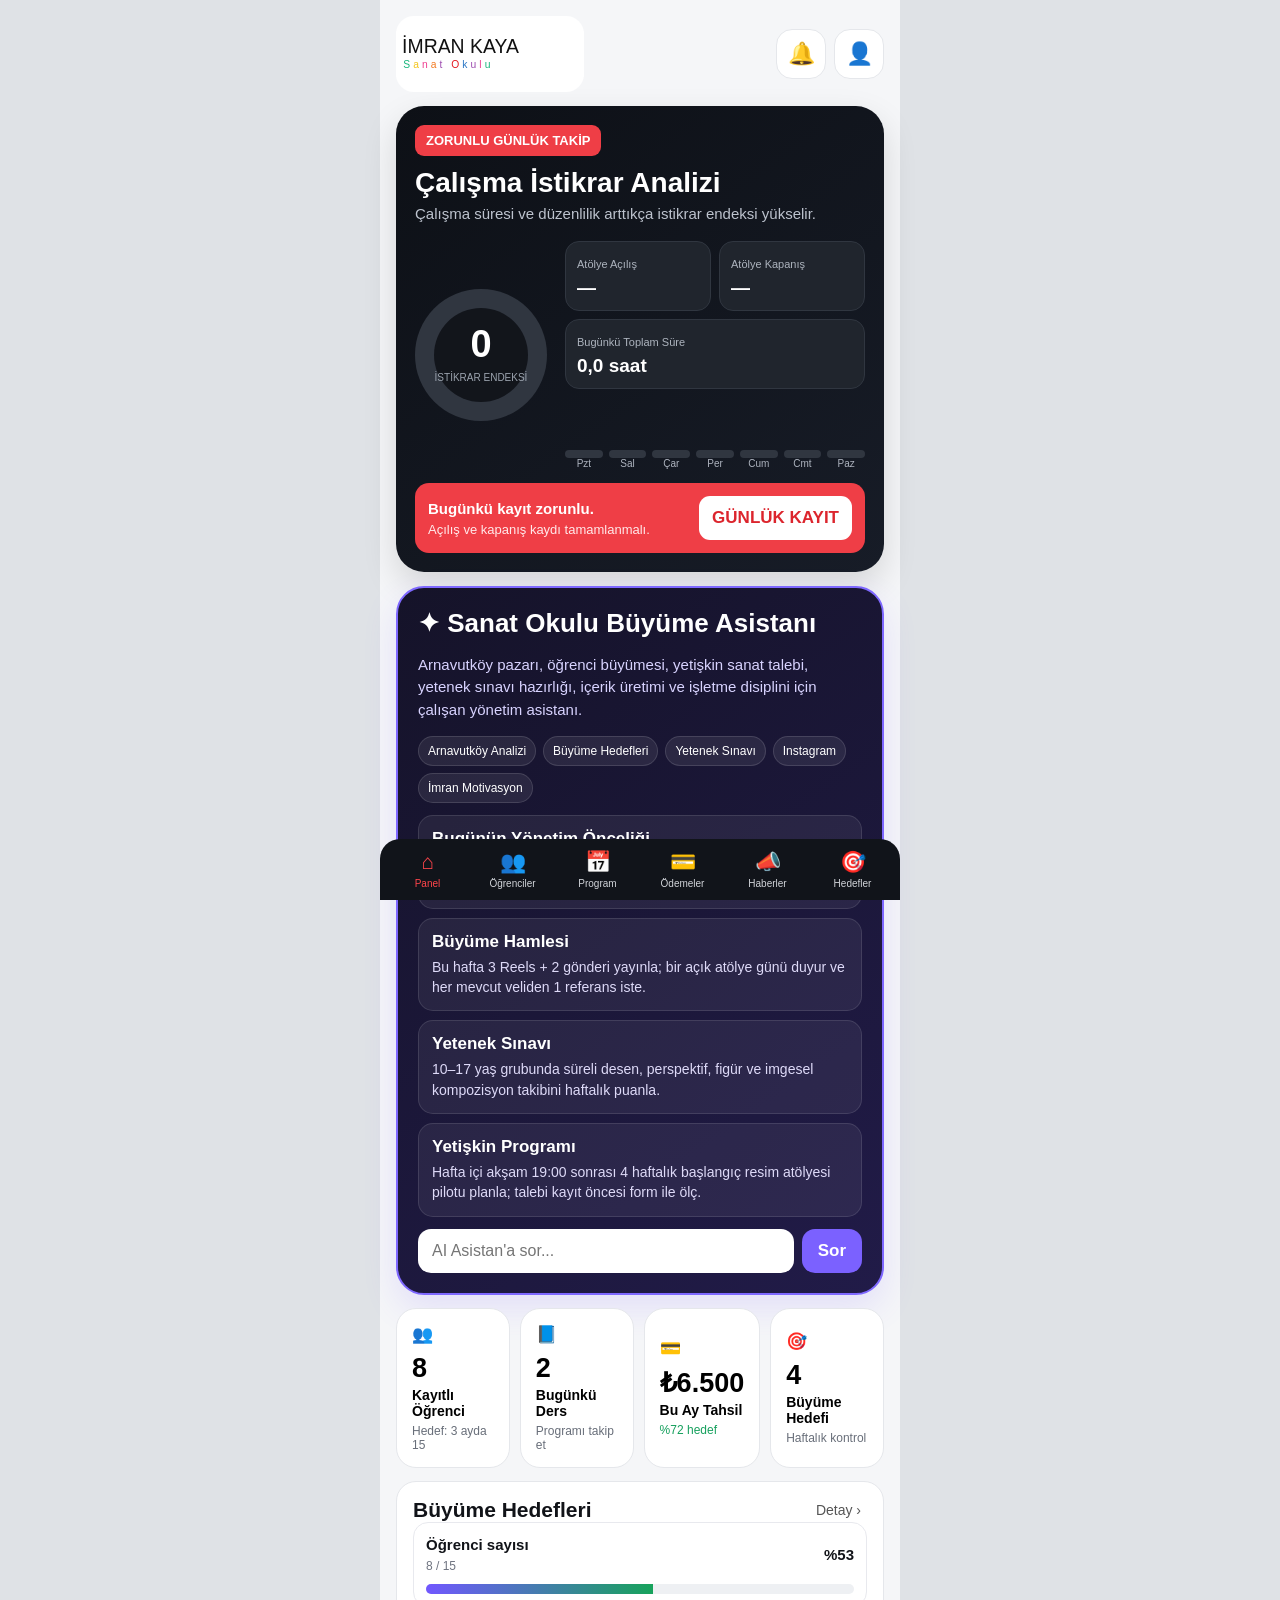
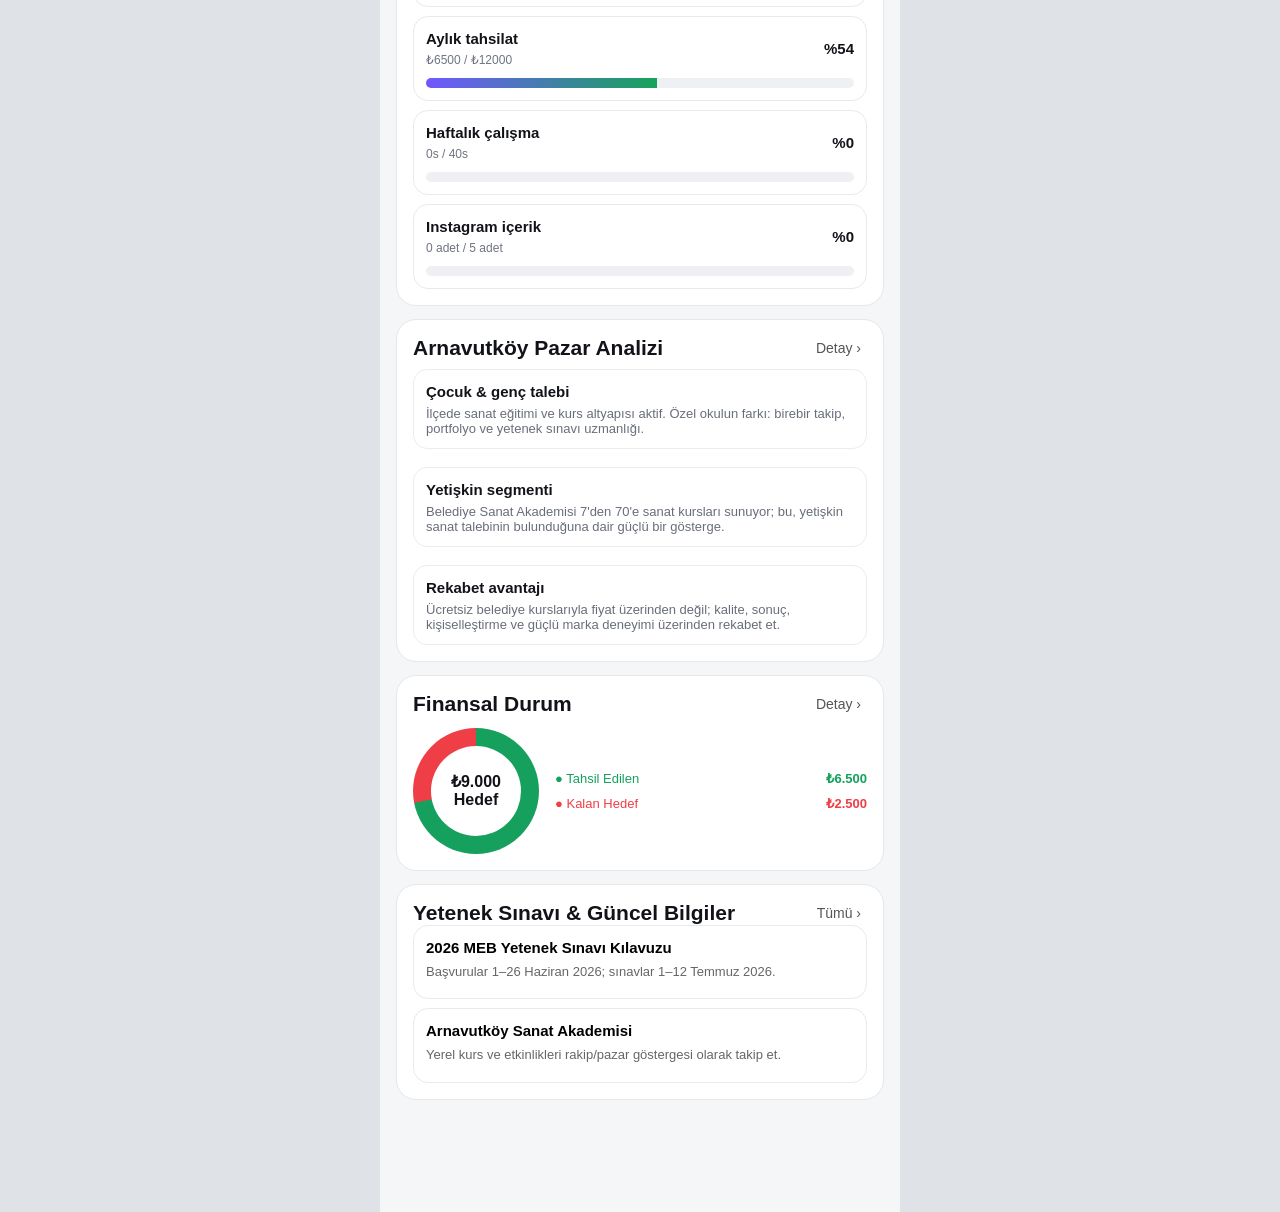
<file: imran-kaya-v4.html>
<!doctype html><html lang="tr"><head><meta charset="utf-8"><meta name="viewport" content="width=device-width,initial-scale=1,viewport-fit=cover"><meta name="theme-color" content="#f5f6f8"><title>İmran Kaya Sanat Okulu Yönetim</title><style>:root{--bg:#f5f6f8;--card:#fff;--ink:#111318;--muted:#686e79;--line:#e5e7eb;--green:#16a05d;--red:#ef3e46;--amber:#f2ad24;--purple:#7157ff;--nav:#11141a}*{box-sizing:border-box}body{margin:0;background:#dfe2e6;font-family:-apple-system,BlinkMacSystemFont,'Segoe UI',Arial,sans-serif;color:var(--ink);font-size:17px}button,input,textarea{font:inherit}.app{max-width:520px;margin:auto;min-height:100vh;background:var(--bg);padding:16px 16px 112px}.top{display:flex;justify-content:space-between;align-items:center;gap:12px}.logo{width:188px;height:76px;object-fit:contain;background:#fff;border-radius:18px}.icons{display:flex;gap:8px}.ib{width:50px;height:50px;border:1px solid var(--line);background:#fff;border-radius:16px;font-size:22px}.hero{margin-top:14px;background:linear-gradient(145deg,#0d1016,#171c27);color:#fff;border-radius:28px;padding:19px;box-shadow:0 14px 34px #0002}.tag{display:inline-block;background:var(--red);padding:8px 11px;border-radius:9px;font-size:13px;font-weight:900}.hero h1{font-size:28px;margin:11px 0 4px}.sub{font-size:15px;color:#bdc3ce;line-height:1.45}.scorewrap{display:grid;grid-template-columns:136px 1fr;gap:14px;align-items:center;margin-top:16px}.gauge{width:132px;height:132px;border-radius:50%;display:grid;place-items:center;background:conic-gradient(var(--red) 0 100%)}.gaugein{width:94px;height:94px;border-radius:50%;background:#12151b;display:grid;place-items:center;text-align:center}.gaugein b{font-size:38px}.gaugein span{font-size:10px;color:#9ca4af}.mini{background:#20252d;border:1px solid #303640;border-radius:14px;padding:11px}.mini span{font-size:11px;color:#adb4be}.mini b{display:block;font-size:19px;margin-top:4px}.today{display:grid;grid-template-columns:1fr 1fr;gap:8px}.bars{display:flex;align-items:end;gap:6px;height:58px;margin-top:11px}.bar{flex:1;background:#303640;border-radius:6px;min-height:8px;position:relative}.bar i{position:absolute;left:0;right:0;bottom:0;border-radius:6px}.days{display:flex;gap:6px;color:#aeb4bf;font-size:10px}.days span{flex:1;text-align:center}.req{display:flex;align-items:center;justify-content:space-between;gap:10px;background:var(--red);border-radius:14px;padding:13px;margin-top:14px}.req b{font-size:15px}.req p{font-size:13px;margin:3px 0 0;color:#ffe9ea}.req button{border:0;background:#fff;color:#dc252d;border-radius:11px;padding:12px 13px;font-weight:900}.aiHero{margin-top:14px;background:linear-gradient(145deg,#151329,#211b48);color:#fff;border:2px solid #7e68ff;border-radius:28px;padding:20px;box-shadow:0 14px 34px #6d55ff22}.aiHero h2{font-size:26px;margin:0 0 6px}.aiHero p{font-size:15px;color:#d8d3ff;line-height:1.5}.aiBadges{display:flex;gap:7px;flex-wrap:wrap;margin:12px 0}.aiBadge{font-size:12px;background:#ffffff14;border:1px solid #ffffff20;border-radius:999px;padding:7px 9px}.aiIdeas{display:grid;gap:9px}.aiIdea{background:#ffffff10;border:1px solid #ffffff1d;border-radius:15px;padding:13px}.aiIdea b{font-size:17px}.aiIdea p{font-size:14px;line-height:1.45;margin:5px 0 0;color:#dedaf8}.ask{display:flex;gap:8px;margin-top:12px}.ask input{flex:1;border:0;border-radius:13px;padding:13px 14px;background:#fff;color:#111;font-size:16px}.ask button{border:0;border-radius:13px;background:#7b61ff;color:#fff;padding:0 16px;font-weight:900}.grid{display:grid;grid-template-columns:1fr 1fr;gap:10px;margin-top:13px}.stat,.card{background:#fff;border:1px solid var(--line);border-radius:20px}.stat{padding:15px;text-align:left}.stat .n{font-size:27px;font-weight:900;margin:8px 0 3px}.stat .l{font-size:14px;font-weight:800}.stat .s{font-size:12px;color:var(--muted);margin-top:5px}.card{padding:16px;margin-top:13px}.ch{display:flex;justify-content:space-between;align-items:center;gap:10px}.ch h2{font-size:21px;margin:0}.ch button{border:0;background:none;color:#555;font-size:14px}.row{display:flex;justify-content:space-between;align-items:center;gap:9px;border:1px solid #ececf0;border-radius:14px;padding:12px;margin-top:9px}.row b{font-size:15px}.row small{display:block;color:var(--muted);font-size:13px;margin-top:4px}.goals{display:grid;gap:9px}.goal{border:1px solid #e8e9ee;border-radius:15px;padding:12px}.goalTop{display:flex;justify-content:space-between;gap:8px;align-items:center}.goal b{font-size:15px}.goal small{font-size:12px;color:#6f7480}.track{height:10px;background:#eef0f3;border-radius:999px;margin-top:9px;overflow:hidden}.fill{height:100%;background:linear-gradient(90deg,#7157ff,#17a35b)}.market{display:grid;gap:9px}.market .row{align-items:flex-start}.source{display:block;margin-top:8px;font-size:12px;color:#5d62d6}.finance{display:grid;grid-template-columns:128px 1fr;gap:14px;align-items:center;margin-top:12px}.ring{width:126px;height:126px;border-radius:50%;background:conic-gradient(var(--green) 0 72%,var(--red) 72% 100%);display:grid;place-items:center}.ring:after{content:'₺9.000\A Hedef';white-space:pre;display:grid;place-items:center;text-align:center;background:#fff;width:90px;height:90px;border-radius:50%;font-weight:900;font-size:16px}.legend div{font-size:13px;margin:10px 0}.legend b{float:right}.news{display:grid;gap:9px}.news button{width:100%;text-align:left;border:1px solid #e8e9ee;background:#fff;border-radius:15px;padding:12px}.news b{font-size:15px}.news p{font-size:13px;color:#666;line-height:1.45;margin:5px 0}.nav{position:fixed;left:50%;bottom:0;transform:translateX(-50%);width:min(520px,100%);display:grid;grid-template-columns:repeat(6,1fr);background:var(--nav);padding:10px 5px calc(10px + env(safe-area-inset-bottom));border-radius:20px 20px 0 0}.nav button{border:0;background:none;color:#d1d4d9;font-size:10px}.nav button span{font-size:21px;display:block;margin-bottom:4px}.nav .on{color:#ff454b}.mbg{display:none;position:fixed;inset:0;background:#0009;z-index:100;align-items:flex-end;justify-content:center}.modal{width:min(520px,100%);max-height:88vh;overflow:auto;background:#f8f8fa;border-radius:27px 27px 0 0;padding:20px 16px 30px}.modal h2{font-size:25px;margin:0 0 13px}.close{float:right;border:0;background:#e9e9ed;width:40px;height:40px;border-radius:50%;font-size:22px}.form{display:grid;gap:10px}.form label{font-size:14px;font-weight:800}.form input,.form textarea{padding:13px;border:1px solid #ddd;border-radius:12px;background:#fff;font-size:16px}.primary{border:0;background:#111;color:#fff;border-radius:12px;padding:13px;font-weight:900;font-size:15px}.green{background:#169b59}.red{background:#df3037}.note{font-size:13px;color:#727781;line-height:1.5}.answer{background:#171a22;color:#fff;border-radius:16px;padding:14px;margin-top:10px;white-space:pre-wrap;line-height:1.5;font-size:15px}@media(min-width:440px){.grid{grid-template-columns:repeat(4,1fr)}}</style></head><body><main class="app"><div class="top"><img class="logo" src="./imran-kaya-logo.svg" alt="İmran Kaya Sanat Okulu"><div class="icons"><button class="ib" onclick="simple('Bildirimler','Bugünkü yönetim önerileri hazır.')">🔔</button><button class="ib" onclick="simple('Yönetici Profili','Ümit & İmran · Özel yönetim erişimi')">👤</button></div></div><section class="hero"><span class="tag">ZORUNLU GÜNLÜK TAKİP</span><h1>Çalışma İstikrar Analizi</h1><div class="sub">Çalışma süresi ve düzenlilik arttıkça istikrar endeksi yükselir.</div><div class="scorewrap"><div class="gauge" id="gauge"><div class="gaugein"><div><b id="score">0</b><br><span>İSTİKRAR ENDEKSİ</span></div></div></div><div><div class="today"><div class="mini"><span>Atölye Açılış</span><b id="openTime">—</b></div><div class="mini"><span>Atölye Kapanış</span><b id="closeTime">—</b></div></div><div class="mini" style="margin-top:8px"><span>Bugünkü Toplam Süre</span><b id="todayHours">0,0 saat</b></div><div class="bars" id="bars"></div><div class="days"><span>Pzt</span><span>Sal</span><span>Çar</span><span>Per</span><span>Cum</span><span>Cmt</span><span>Paz</span></div></div></div><div class="req"><div><b id="reqTitle">Bugünkü kayıt zorunlu.</b><p id="reqText">Açılış ve kapanış kaydı tamamlanmalı.</p></div><button onclick="openWork()">GÜNLÜK KAYIT</button></div></section><section class="aiHero"><h2>✦ Sanat Okulu Büyüme Asistanı</h2><p>Arnavutköy pazarı, öğrenci büyümesi, yetişkin sanat talebi, yetenek sınavı hazırlığı, içerik üretimi ve işletme disiplini için çalışan yönetim asistanı.</p><div class="aiBadges"><span class="aiBadge">Arnavutköy Analizi</span><span class="aiBadge">Büyüme Hedefleri</span><span class="aiBadge">Yetenek Sınavı</span><span class="aiBadge">Instagram</span><span class="aiBadge">İmran Motivasyon</span></div><div class="aiIdeas" id="aiIdeas"></div><div class="ask"><input id="aiQ" placeholder="AI Asistan'a sor..."><button onclick="askAI()">Sor</button></div></section><section class="grid"><button class="stat" onclick="simple('Öğrenciler','Öğrenci takip modülü bu sürümde yerel yönetim ekranına bağlıdır.')"><div>👥</div><div class="n">8</div><div class="l">Kayıtlı Öğrenci</div><div class="s">Hedef: 3 ayda 15</div></button><button class="stat" onclick="simple('Dersler','Bugünkü aktif ders sayısı: 2')"><div>📘</div><div class="n">2</div><div class="l">Bugünkü Ders</div><div class="s">Programı takip et</div></button><button class="stat" onclick="openFinance()"><div>💳</div><div class="n">₺6.500</div><div class="l">Bu Ay Tahsil</div><div class="s" style="color:var(--green)">%72 hedef</div></button><button class="stat" onclick="openGoals()"><div>🎯</div><div class="n">4</div><div class="l">Büyüme Hedefi</div><div class="s">Haftalık kontrol</div></button></section><section class="card"><div class="ch"><h2>Büyüme Hedefleri</h2><button onclick="openGoals()">Detay ›</button></div><div class="goals" id="goalList"></div></section><section class="card"><div class="ch"><h2>Arnavutköy Pazar Analizi</h2><button onclick="openMarket()">Detay ›</button></div><div class="market"><div class="row"><div><b>Çocuk & genç talebi</b><small>İlçede sanat eğitimi ve kurs altyapısı aktif. Özel okulun farkı: birebir takip, portfolyo ve yetenek sınavı uzmanlığı.</small></div></div><div class="row"><div><b>Yetişkin segmenti</b><small>Belediye Sanat Akademisi 7'den 70'e sanat kursları sunuyor; bu, yetişkin sanat talebinin bulunduğuna dair güçlü bir gösterge.</small></div></div><div class="row"><div><b>Rekabet avantajı</b><small>Ücretsiz belediye kurslarıyla fiyat üzerinden değil; kalite, sonuç, kişiselleştirme ve güçlü marka deneyimi üzerinden rekabet et.</small></div></div></div></section><section class="card"><div class="ch"><h2>Finansal Durum</h2><button onclick="openFinance()">Detay ›</button></div><div class="finance"><div class="ring"></div><div class="legend"><div style="color:var(--green)">● Tahsil Edilen <b>₺6.500</b></div><div style="color:var(--red)">● Kalan Hedef <b>₺2.500</b></div></div></div></section><section class="card"><div class="ch"><h2>Yetenek Sınavı & Güncel Bilgiler</h2><button onclick="openNews()">Tümü ›</button></div><div class="news"><button onclick="window.open('https://meb.gov.tr/yetenek-sinaviyla-ogrenci-alan-okullara-basvuru-kilavuzu-yayimlandi/haber/40880/tr','_blank')"><b>2026 MEB Yetenek Sınavı Kılavuzu</b><p>Başvurular 1–26 Haziran 2026; sınavlar 1–12 Temmuz 2026.</p></button><button onclick="window.open('https://sanatakademisi.arnavutkoy.bel.tr/','_blank')"><b>Arnavutköy Sanat Akademisi</b><p>Yerel kurs ve etkinlikleri rakip/pazar göstergesi olarak takip et.</p></button></div></section></main><nav class="nav"><button class="on" onclick="window.scrollTo({top:0,behavior:'smooth'})"><span>⌂</span>Panel</button><button onclick="simple('Öğrenciler','Öğrenci listesi ve performans takibi.')"><span>👥</span>Öğrenciler</button><button onclick="simple('Program','Ders ve atölye programı.')"><span>📅</span>Program</button><button onclick="openFinance()"><span>💳</span>Ödemeler</button><button onclick="openNews()"><span>📣</span>Haberler</button><button onclick="openGoals()"><span>🎯</span>Hedefler</button></nav><div class="mbg" id="mbg" onclick="if(event.target===this)closeM()"><div class="modal"><button class="close" onclick="closeM()">×</button><div id="mc"></div></div></div><script>const K='ikso_v4';let D=JSON.parse(localStorage.getItem(K)||'{"days":{},"goals":null}');const dk=(d=new Date())=>d.toISOString().slice(0,10),pd=n=>String(n).padStart(2,'0'),ft=d=>pd(d.getHours())+':'+pd(d.getMinutes()),mn=t=>{if(!t)return 0;let[h,m]=t.split(':').map(Number);return h*60+m},du=r=>r&&r.open&&r.close?Math.max(0,mn(r.close)-mn(r.open)):0;function wk(){let n=new Date(),x=(n.getDay()+6)%7,m=new Date(n);m.setDate(n.getDate()-x);return Array.from({length:7},(_,i)=>{let d=new Date(m);d.setDate(m.getDate()+i);return dk(d)})}function sc(){let v=wk().map(k=>du(D.days[k])/60),days=v.filter(x=>x>0).length,total=v.reduce((a,b)=>a+b,0);return Math.round(Math.min(100,total/40*100)*.65+Math.min(100,days/5*100)*.35)}function initGoals(){if(!D.goals)D.goals=[{t:'Öğrenci sayısı',v:8,target:15,unit:''},{t:'Aylık tahsilat',v:6500,target:12000,unit:'₺'},{t:'Haftalık çalışma',v:0,target:40,unit:'s'},{t:'Instagram içerik',v:0,target:5,unit:' adet'}]}function save(){localStorage.setItem(K,JSON.stringify(D));render()}function render(){initGoals();let t=D.days[dk()]||{},d=du(t),s=sc();D.goals[2].v=Math.round(wk().map(k=>du(D.days[k])/60).reduce((a,b)=>a+b,0));openTime.textContent=t.open||'—';closeTime.textContent=t.close||'—';todayHours.textContent=(d/60).toFixed(1).replace('.',',')+' saat';score.textContent=s;gauge.style.background=`conic-gradient(${s>=75?'var(--green)':s>=50?'var(--amber)':'var(--red)'} 0 ${s}%,#303640 ${s}% 100%)`;let v=wk().map(k=>du(D.days[k])/60);bars.innerHTML=v.map(x=>`<div class="bar"><i style="height:${Math.min(100,x/8*100)}%;background:${x>=8?'var(--green)':x>=5?'var(--amber)':'var(--red)'}"></i></div>`).join('');reqTitle.textContent=t.open&&t.close?'Bugünkü kayıt tamamlandı.':'Bugünkü kayıt zorunlu.';reqText.textContent=t.open&&!t.close?'Atölye açık; kapanış kaydı bekleniyor.':'Açılış ve kapanış kaydı tamamlanmalı.';goalList.innerHTML=D.goals.map(g=>{let p=Math.min(100,Math.round(g.v/g.target*100));return `<div class="goal"><div class="goalTop"><div><b>${g.t}</b><br><small>${g.unit==='₺'?'₺'+g.v:g.v+g.unit} / ${g.unit==='₺'?'₺'+g.target:g.target+g.unit}</small></div><b>%${p}</b></div><div class="track"><div class="fill" style="width:${p}%"></div></div></div>`}).join('');aiIdeas.innerHTML=makeIdeas().map(x=>`<div class="aiIdea"><b>${x.t}</b><p>${x.p}</p></div>`).join('');localStorage.setItem(K,JSON.stringify(D))}function makeIdeas(){let s=sc(),h=D.goals?D.goals[2].v:0,a=[];a.push({t:'Bugünün Yönetim Önceliği',p:s<60?'Atölye çalışma düzenini yükselt. Bugün en az 6 saat okul geliştirme + ders planı yap.':'İstikrar iyi gidiyor. Bugün öğrenci kazanımı ve portfolyo kalitesine odaklan.'});a.push({t:'Büyüme Hamlesi',p:'Bu hafta 3 Reels + 2 gönderi yayınla; bir açık atölye günü duyur ve her mevcut veliden 1 referans iste.'});a.push({t:'Yetenek Sınavı',p:'10–17 yaş grubunda süreli desen, perspektif, figür ve imgesel kompozisyon takibini haftalık puanla.'});a.push({t:'Yetişkin Programı',p:'Hafta içi akşam 19:00 sonrası 4 haftalık başlangıç resim atölyesi pilotu planla; talebi kayıt öncesi form ile ölç.'});return a}function openWork(){let t=D.days[dk()]||{};mc.innerHTML=`<h2>Zorunlu Günlük Kayıt</h2><p class="note">İstikrar endeksi kesin başarı tahmini değildir; çalışma düzeni göstergesidir.</p><div class="form"><label>Açılış</label><input id="o" type="time" value="${t.open||''}"><label>Kapanış</label><input id="c" type="time" value="${t.close||''}"><button class="primary green" onclick="o.value=ft(new Date())">Şimdi Atölyeyi Aç</button><button class="primary red" onclick="c.value=ft(new Date())">Şimdi Atölyeyi Kapat</button><button class="primary" onclick="let a=o.value,b=c.value;if(!a)return alert('Açılış zorunlu');if(b&&mn(b)<=mn(a))return alert('Kapanış açılıştan sonra olmalı');D.days[dk()]={open:a,close:b};save();closeM()">Kaydet</button></div>`;mbg.style.display='flex'}function askAI(){let q=(aiQ.value||'').trim();if(!q)return;let s=sc(),r='';let z=q.toLowerCase();if(z.includes('arnavut'))r='Arnavutköy için strateji:\n1) Ücretsiz belediye kurslarıyla fiyat rekabetine girme.\n2) Portfolyo + yetenek sınavı uzmanlığını konumlandır.\n3) Çocuk/genç için sonuç odaklı paket; yetişkin için akşam hobi atölyesi pilotu aç.\n4) Yerel Instagram ve referans ağına ağırlık ver.';else if(z.includes('instagram')||z.includes('reels'))r='Bu hafta içerik planı:\n• Pazartesi: 20 sn timelapse Reels\n• Çarşamba: teknik ipucu Reels\n• Cuma: öğrenci çalışması önce/sonra\n• Salı: haftanın eseri gönderisi\n• Pazar: Arnavutköy kayıt çağrısı + Story anketi';else if(z.includes('yetenek')||z.includes('sınav'))r='Yetenek sınavı planı:\n• Haftada 2 süreli desen\n• 1 perspektif çalışma\n• 1 figür/portre\n• 1 imgesel kompozisyon\n• Ay sonunda portfolyo puanlama ve eksik analizi';else if(z.includes('yetişkin'))r='Yetişkin büyüme planı:\n• 4 haftalık Başlangıç Resim Atölyesi\n• Hafta içi 19:00–21:00\n• Ön kayıt formuyla minimum 8 talep ölç\n• İlk atölyeyi tanışma/deneme formatında yap\n• Sonrasında yağlıboya, akrilik ve hobi çizim gruplarına ayır';else if(z.includes('hedef')||z.includes('büyü'))r='90 günlük hedef:\n• Öğrenci: 8 → 15\n• Aylık tahsilat: ₺6.500 → ₺12.000\n• Haftalık çalışma: 40 saat\n• Haftalık içerik: 5 adet\n• Ayda 1 açık atölye\n• Her ay 1 portfolyo değerlendirme günü';else if(z.includes('imran')||z.includes('motiv'))r=`İmran için bugünkü odak:\nİstikrar endeksi ${s}/100. Bugün 3 blok çalış: 90 dk öğrenci/portfolyo, 60 dk pazarlama, 60 dk okul geliştirme. Günlük kayıt tamamlanmadan günü kapatma.`;else r='Önerim: soruyu büyüme, öğrenci kazanımı, yetişkin atölyeleri, yetenek sınavı, Instagram, finans veya çalışma disiplini başlıklarından biriyle sor. Bu asistan İmran Kaya Sanat Okulu’nun büyümesine göre yanıt verir.';mc.innerHTML=`<h2>AI Asistan</h2><div class="answer">${r}</div>`;mbg.style.display='flex'}function openGoals(){initGoals();mc.innerHTML='<h2>Büyüme Hedefleri</h2>'+D.goals.map((g,i)=>`<div class="row"><div><b>${g.t}</b><small>Mevcut: ${g.unit==='₺'?'₺'+g.v:g.v+g.unit} · Hedef: ${g.unit==='₺'?'₺'+g.target:g.target+g.unit}</small></div><button onclick="editGoal(${i})">Düzenle</button></div>`).join('');mbg.style.display='flex'}function editGoal(i){let g=D.goals[i],n=prompt(g.t+' hedefi',g.target);if(n&&Number(n)>0){g.target=Number(n);save();openGoals()}}function openMarket(){mc.innerHTML=`<h2>Arnavutköy Pazar Analizi</h2><div class="row"><div><b>Yerel sanat talebi</b><small>Arnavutköy Belediyesi Sanat Akademisi 7'den 70'e kurslar sunuyor. Bu, çocuk, genç ve yetişkin segmentlerinde sanat ilgisinin varlığına işaret eder.</small><a class="source" target="_blank" href="https://sanatakademisi.arnavutkoy.bel.tr/">Resmî kaynak</a></div></div><div class="row"><div><b>Stratejik sonuç</b><small>Özel okul için farklılaşma: kişiselleştirilmiş eğitim, portfolyo/yetenek sınavı başarısı, disiplinli takip, güçlü marka ve veli iletişimi.</small></div></div><div class="row"><div><b>Yetişkin büyüme fırsatı</b><small>Akşam grupları, hobi resim, akrilik/yağlıboya ve kısa atölyelerle talep test edilmeli. Kesin pazar payı yerine ön kayıt ve dönüşüm oranı ölçülmeli.</small></div></div>`;mbg.style.display='flex'}function openFinance(){simple('Finans','Bu ay ₺6.500 tahsil edildi. Hedef ₺9.000; kalan ₺2.500. Büyüme hedefi için 90 günlük tahsilat hedefi ₺12.000/ay.') }function openNews(){mc.innerHTML=`<h2>Güncel Yetenek Sınavı Bilgileri</h2><div class="row"><div><b>2026 MEB Kılavuzu</b><small>Başvuru: 1–26 Haziran 2026 · Yetenek sınavları: 1–12 Temmuz 2026</small></div><button onclick="window.open('https://meb.gov.tr/yetenek-sinaviyla-ogrenci-alan-okullara-basvuru-kilavuzu-yayimlandi/haber/40880/tr','_blank')">Aç</button></div><div class="row"><div><b>Arnavutköy Sanat Akademisi</b><small>Yerel kurs ve etkinlik takibi</small></div><button onclick="window.open('https://sanatakademisi.arnavutkoy.bel.tr/','_blank')">Aç</button></div>`;mbg.style.display='flex'}function simple(t,x){mc.innerHTML=`<h2>${t}</h2><div class="row"><div><b>${x}</b></div></div>`;mbg.style.display='flex'}function closeM(){mbg.style.display='none'}render();</script></body></html>
</file>
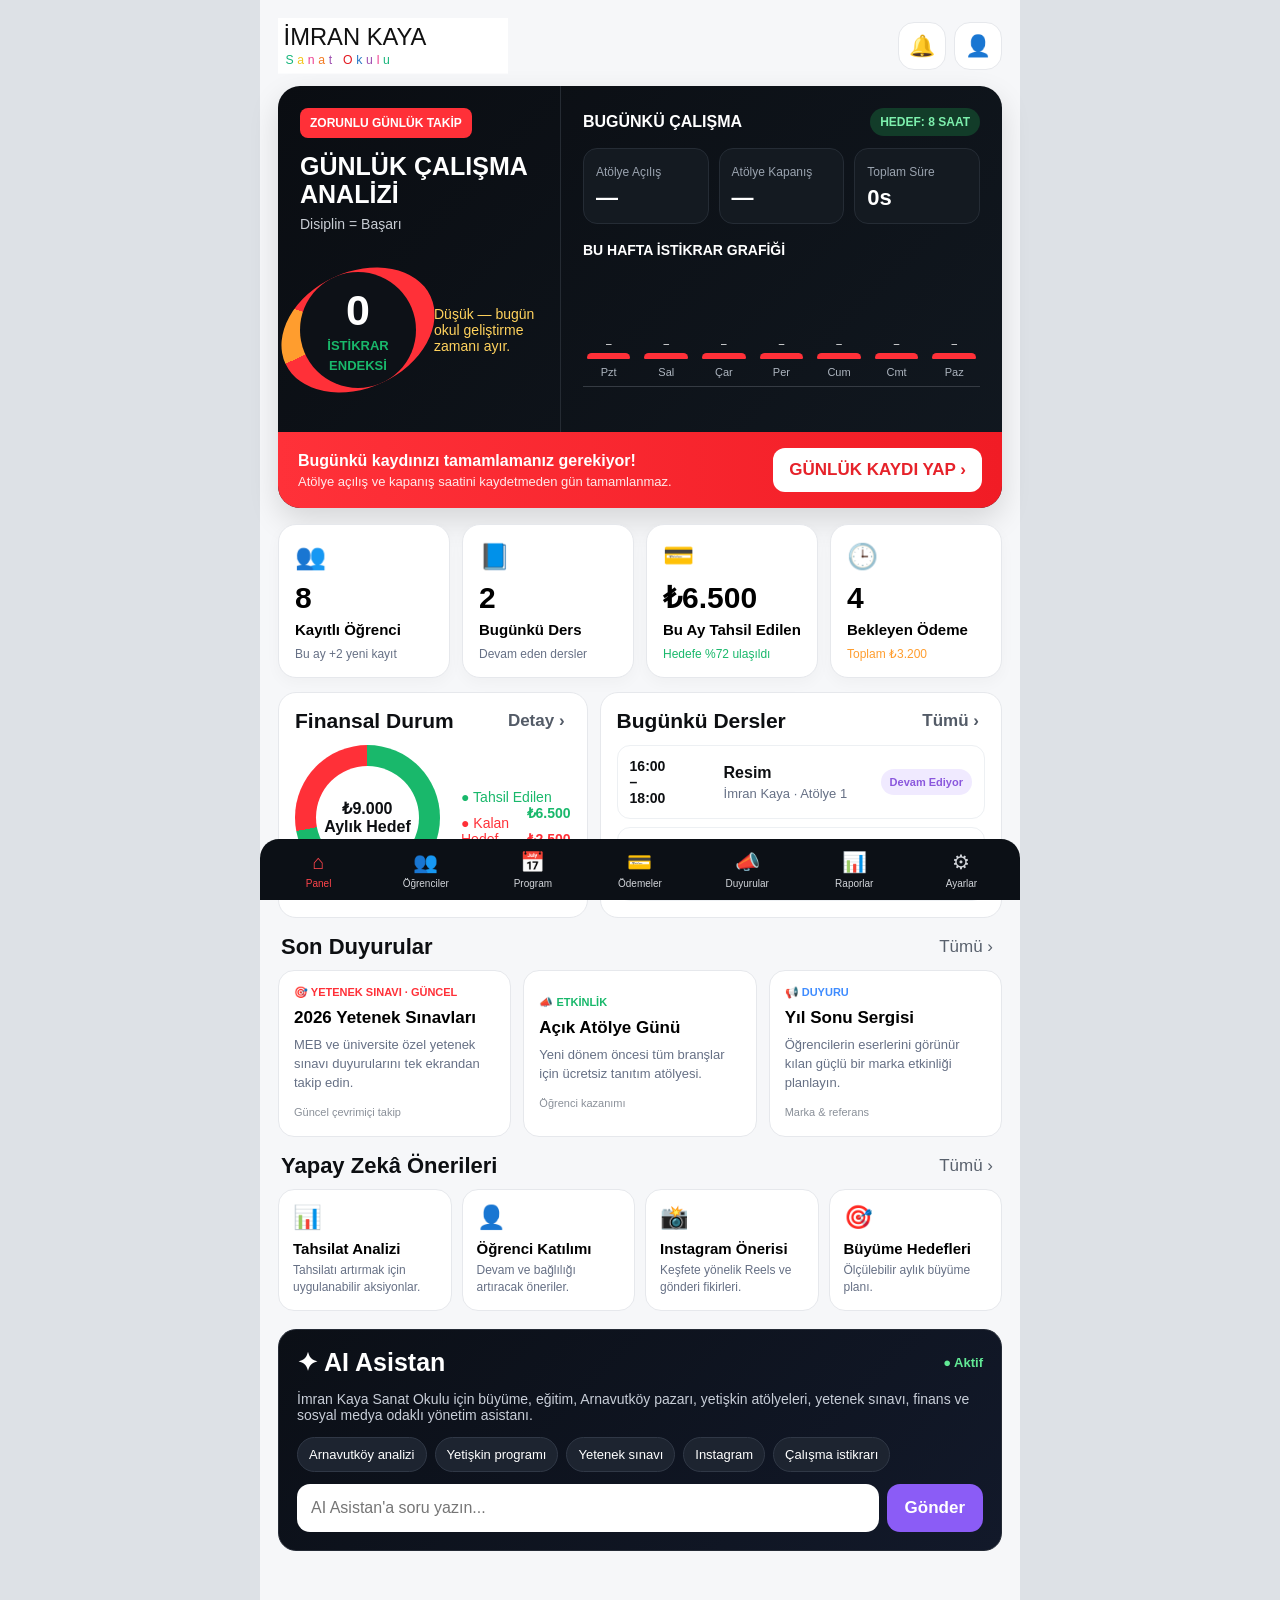
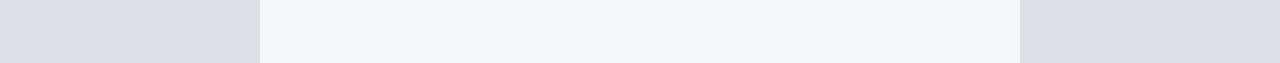
<file: imran-kaya-v5.html>
<!doctype html><html lang="tr"><head><meta charset="utf-8"><meta name="viewport" content="width=device-width,initial-scale=1,viewport-fit=cover"><meta name="theme-color" content="#ffffff"><title>İmran Kaya Sanat Okulu Yönetim</title><style>
:root{--bg:#f6f7f9;--card:#fff;--ink:#0d0f12;--muted:#667085;--line:#e6e8ec;--green:#19b86b;--red:#ff3038;--orange:#ff9d2e;--blue:#3f8cff;--purple:#8b5cf6;--black:#0d1117}*{box-sizing:border-box}body{margin:0;background:#dde1e6;color:var(--ink);font-family:-apple-system,BlinkMacSystemFont,"Segoe UI",Roboto,Arial,sans-serif;font-size:17px}button,input,textarea,select{font:inherit}.app{max-width:760px;min-height:100vh;margin:auto;background:var(--bg);padding:18px 18px 112px}.top{display:flex;align-items:center;justify-content:space-between;gap:14px;margin-bottom:12px}.logo svg{width:230px;max-width:58vw;height:auto;display:block}.topActions{display:flex;gap:8px}.round{width:48px;height:48px;border:1px solid var(--line);background:white;border-radius:16px;font-size:21px}.hero{background:linear-gradient(135deg,#0a0d12,#111820);border-radius:22px;overflow:hidden;color:white;box-shadow:0 12px 30px #0002}.heroGrid{display:grid;grid-template-columns:1.1fr 1.9fr}.heroLeft,.heroRight{padding:22px}.heroLeft{border-right:1px solid #252b33}.badge{display:inline-block;background:var(--red);font-size:12px;font-weight:900;padding:8px 10px;border-radius:8px}.hero h1{font-size:25px;line-height:1.15;margin:14px 0 7px}.heroSub{font-size:14px;color:#c8cdd4}.scoreRow{display:flex;align-items:center;gap:18px;margin-top:18px}.gauge{width:160px;height:160px;border-radius:50%;background:conic-gradient(var(--green) 0 78%,var(--orange) 78% 90%,var(--red) 90% 100%);display:grid;place-items:center;transform:rotate(-115deg)}.gaugeInner{width:116px;height:116px;background:#0d1117;border-radius:50%;display:grid;place-items:center;transform:rotate(115deg);text-align:center}.gaugeInner b{font-size:43px}.gaugeInner span{font-size:13px;color:var(--green);font-weight:900}.rating{font-size:14px;color:#ffd25d}.workTop{display:flex;align-items:center;justify-content:space-between;margin-bottom:12px}.workTop b{font-size:16px}.goalPill{font-size:12px;background:#123c29;color:#7df0ad;border-radius:999px;padding:7px 10px;font-weight:800}.workStats{display:grid;grid-template-columns:repeat(3,1fr);gap:10px}.wstat{background:#141a21;border:1px solid #252c35;border-radius:14px;padding:12px}.wstat small{font-size:12px;color:#9aa3af}.wstat strong{display:block;font-size:22px;margin-top:4px}.weekTitle{font-size:14px;font-weight:900;margin:18px 0 9px}.chart{height:120px;display:flex;align-items:flex-end;gap:14px;padding:0 4px 8px;border-bottom:1px solid #353b43}.col{flex:1;text-align:center;color:#aeb6c0;font-size:11px}.bar{height:70px;border-radius:7px 7px 2px 2px;background:var(--green);margin-bottom:7px}.bar.orange{background:var(--orange)}.bar.red{background:var(--red)}.mandatory{display:flex;justify-content:space-between;align-items:center;gap:12px;background:linear-gradient(90deg,#ff3139,#f11c25);padding:16px 20px}.mandatory b{font-size:16px}.mandatory p{font-size:13px;margin:3px 0 0;color:#ffe9ea}.mandatory button{border:0;background:#fff;color:#e6222a;font-weight:900;border-radius:12px;padding:12px 16px;white-space:nowrap}.stats{display:grid;grid-template-columns:repeat(4,1fr);gap:12px;margin-top:16px}.stat{background:#fff;border:1px solid var(--line);border-radius:18px;padding:16px;text-align:left;box-shadow:0 5px 15px #00000008}.stat .ico{font-size:25px}.stat strong{display:block;font-size:30px;margin:10px 0 5px}.stat b{font-size:15px}.stat small{display:block;font-size:12px;color:var(--muted);margin-top:7px}.two{display:grid;grid-template-columns:1fr 1.3fr;gap:12px;margin-top:14px}.card{background:#fff;border:1px solid var(--line);border-radius:18px;padding:16px}.ch{display:flex;justify-content:space-between;align-items:center;gap:10px;margin-bottom:12px}.ch h2{font-size:21px;margin:0}.ch button{border:0;background:none;color:#535b67;font-weight:700}.finance{display:grid;grid-template-columns:150px 1fr;gap:16px;align-items:center}.fring{width:145px;height:145px;border-radius:50%;background:conic-gradient(var(--green) 0 72%,var(--red) 72% 100%);display:grid;place-items:center}.fring:after{content:'₺9.000\A Aylık Hedef';white-space:pre;text-align:center;display:grid;place-items:center;width:103px;height:103px;border-radius:50%;background:white;font-weight:900;font-size:16px}.legend div{margin:10px 0;font-size:14px}.legend b{float:right}.lesson{display:grid;grid-template-columns:82px 1fr auto;gap:12px;align-items:center;border:1px solid #edf0f3;border-radius:13px;padding:12px;margin-top:8px}.time{font-weight:900;font-size:14px}.lesson b{font-size:16px}.lesson small{display:block;color:var(--muted);font-size:13px;margin-top:3px}.pill{font-size:11px;background:#f0eaff;color:#8a57dd;padding:7px 9px;border-radius:999px;font-weight:800}.pill.green{background:#e8fbf0;color:#16a05d}.section{margin-top:16px}.sectionTitle{display:flex;justify-content:space-between;align-items:center;margin:0 3px 10px}.sectionTitle h2{font-size:22px;margin:0}.sectionTitle button{border:0;background:none;color:#59616d}.annGrid{display:grid;grid-template-columns:repeat(3,1fr);gap:12px}.ann{background:white;border:1px solid var(--line);border-radius:16px;padding:15px;text-align:left}.ann .kicker{font-size:11px;font-weight:900;margin-bottom:8px}.ann b{font-size:17px;line-height:1.25}.ann p{font-size:13px;line-height:1.45;color:var(--muted);margin:8px 0}.ann small{font-size:11px;color:#8a9099}.aiSug{display:grid;grid-template-columns:repeat(4,1fr);gap:10px}.sug{background:#fff;border:1px solid var(--line);border-radius:16px;padding:14px;text-align:left}.sug .sicon{font-size:23px}.sug b{display:block;font-size:15px;margin:9px 0 5px}.sug p{font-size:12px;line-height:1.4;color:var(--muted);margin:0}.aiBox{margin-top:18px;background:linear-gradient(135deg,#0b0f16,#12192a);color:white;border-radius:18px;padding:18px;border:1px solid #252b36}.aiHeader{display:flex;align-items:center;justify-content:space-between;gap:10px}.aiHeader h2{font-size:25px;margin:0}.online{color:#61e995;font-size:13px;font-weight:800}.aiBox>p{font-size:14px;color:#c8ced8}.quick{display:flex;flex-wrap:wrap;gap:8px;margin:12px 0}.quick button{background:#1d2430;border:1px solid #303846;color:white;border-radius:999px;padding:9px 11px;font-size:13px}.chat{display:flex;gap:8px}.chat input{flex:1;border:0;border-radius:13px;padding:15px 14px;font-size:16px}.chat button{border:0;background:var(--purple);color:#fff;border-radius:13px;padding:0 18px;font-weight:900}.aiResponse{display:none;margin-top:12px;background:#171e2a;border:1px solid #2c3440;border-radius:14px;padding:14px;font-size:16px;line-height:1.55;white-space:pre-wrap}.nav{position:fixed;left:50%;bottom:0;transform:translateX(-50%);width:min(760px,100%);display:grid;grid-template-columns:repeat(7,1fr);background:#0c1016;padding:10px 5px calc(10px + env(safe-area-inset-bottom));border-radius:19px 19px 0 0;z-index:30}.nav button{border:0;background:none;color:#d2d5da;font-size:10px}.nav span{font-size:20px;display:block;margin-bottom:4px}.nav .on{color:#ff444b}.mbg{display:none;position:fixed;inset:0;background:#0009;z-index:100;align-items:flex-end;justify-content:center}.modal{width:min(760px,100%);max-height:88vh;overflow:auto;background:#fff;border-radius:26px 26px 0 0;padding:22px 18px 34px}.close{float:right;width:42px;height:42px;border:0;border-radius:50%;background:#f0f1f3;font-size:22px}.modal h2{font-size:27px;margin:0 0 18px}.form{display:grid;gap:10px}.form input,.form textarea,.form select{width:100%;padding:14px;border:1px solid #dfe2e6;border-radius:12px;background:white}.primary{border:0;border-radius:12px;background:#111;color:white;padding:13px;font-weight:900}.row{border:1px solid #e6e8ec;border-radius:14px;padding:13px;margin:9px 0}.row b{font-size:16px}.row small{display:block;color:#6c7480;margin-top:4px;font-size:13px}.rowActions{display:flex;gap:7px;margin-top:9px}.rowActions button{border:1px solid #ddd;background:#fff;border-radius:9px;padding:7px 9px;font-size:12px}.danger{color:#d92d20}.muted{color:var(--muted)}
@media(max-width:650px){body{font-size:16px}.app{padding:12px 12px 104px}.heroGrid{grid-template-columns:1fr}.heroLeft{border-right:0;border-bottom:1px solid #252b33}.heroLeft,.heroRight{padding:17px}.gauge{width:138px;height:138px}.gaugeInner{width:98px;height:98px}.stats{grid-template-columns:1fr 1fr}.two{grid-template-columns:1fr}.annGrid{grid-template-columns:1fr}.aiSug{grid-template-columns:1fr 1fr}.workStats{grid-template-columns:1fr 1fr 1fr}.nav{grid-template-columns:repeat(7,1fr)}.nav button{font-size:9px}.nav span{font-size:18px}.logo svg{width:190px}.topActions .round:first-child{display:none}}
</style></head><body><main class="app"><header class="top"><div class="logo"><svg viewBox="0 0 620 150" xmlns="http://www.w3.org/2000/svg" aria-label="İmran Kaya Sanat Okulu"><rect width="620" height="150" fill="#fff"/><text x="15" y="72" font-family="Arial,Helvetica,sans-serif" font-size="64" font-weight="300" fill="#111">İMRAN KAYA</text><text x="20" y="123" font-family="Arial,Helvetica,sans-serif" font-size="33" letter-spacing="10"><tspan fill="#16b57b">S</tspan><tspan fill="#f3c51e">a</tspan><tspan fill="#ee3f90">n</tspan><tspan fill="#f27b24">a</tspan><tspan fill="#9d4caf">t</tspan><tspan fill="#e31820"> O</tspan><tspan fill="#2b77c5">k</tspan><tspan fill="#9d4caf">u</tspan><tspan fill="#ee3f90">l</tspan><tspan fill="#16b57b">u</tspan></text></svg></div><div class="topActions"><button class="round" onclick="openModal('Bildirimler','Bugün için özel bildirim yok. Günlük çalışma kaydını tamamlamayı unutmayın.')">🔔</button><button class="round" onclick="openModal('Yönetici Profili','Ümit & İmran · Özel yönetim erişimi')">👤</button></div></header>
<section class="hero"><div class="heroGrid"><div class="heroLeft"><span class="badge">ZORUNLU GÜNLÜK TAKİP</span><h1>GÜNLÜK ÇALIŞMA ANALİZİ</h1><div class="heroSub">Disiplin = Başarı</div><div class="scoreRow"><div class="gauge" id="gauge"><div class="gaugeInner"><div><b id="score">0</b><br><span>İSTİKRAR ENDEKSİ</span></div></div></div><div><div class="rating" id="rating">Başlamak için günlük kayıt yap.</div></div></div></div><div class="heroRight"><div class="workTop"><b>BUGÜNKÜ ÇALIŞMA</b><span class="goalPill">HEDEF: 8 SAAT</span></div><div class="workStats"><div class="wstat"><small>Atölye Açılış</small><strong id="openTime">—</strong></div><div class="wstat"><small>Atölye Kapanış</small><strong id="closeTime">—</strong></div><div class="wstat"><small>Toplam Süre</small><strong id="todayHours">0s</strong></div></div><div class="weekTitle">BU HAFTA İSTİKRAR GRAFİĞİ</div><div class="chart" id="chart"></div></div></div><div class="mandatory"><div><b id="reqTitle">Bugünkü kaydınızı tamamlamanız gerekiyor!</b><p id="reqText">Atölye açılış ve kapanış saatini kaydetmeden gün tamamlanmaz.</p></div><button onclick="openWork()">GÜNLÜK KAYDI YAP ›</button></div></section>
<section class="stats"><button class="stat" onclick="openStudents()"><div class="ico">👥</div><strong id="studentCount">8</strong><b>Kayıtlı Öğrenci</b><small>Bu ay +2 yeni kayıt</small></button><button class="stat" onclick="openProgram()"><div class="ico">📘</div><strong id="lessonCount">2</strong><b>Bugünkü Ders</b><small>Devam eden dersler</small></button><button class="stat" onclick="openPayments()"><div class="ico">💳</div><strong id="paidTotal">₺6.500</strong><b>Bu Ay Tahsil Edilen</b><small style="color:var(--green)">Hedefe %72 ulaşıldı</small></button><button class="stat" onclick="openPayments()"><div class="ico">🕒</div><strong id="pendingCount">4</strong><b>Bekleyen Ödeme</b><small style="color:var(--orange)">Toplam ₺3.200</small></button></section>
<section class="two"><div class="card"><div class="ch"><h2>Finansal Durum</h2><button onclick="openPayments()">Detay ›</button></div><div class="finance"><div class="fring"></div><div class="legend"><div style="color:var(--green)">● Tahsil Edilen <b>₺6.500</b></div><div style="color:var(--red)">● Kalan Hedef <b>₺2.500</b></div></div></div></div><div class="card"><div class="ch"><h2>Bugünkü Dersler</h2><button onclick="openProgram()">Tümü ›</button></div><div class="lesson"><div class="time">16:00<br>–<br>18:00</div><div><b>Resim</b><small>İmran Kaya · Atölye 1</small></div><span class="pill">Devam Ediyor</span></div><div class="lesson"><div class="time">18:00<br>–<br>20:00</div><div><b>Seramik</b><small>Elif Demir · Atölye 2</small></div><span class="pill green">Yaklaşan</span></div></div></section>
<section class="section"><div class="sectionTitle"><h2>Son Duyurular</h2><button onclick="openAnnouncements()">Tümü ›</button></div><div class="annGrid"><button class="ann" onclick="openExamNews()"><div class="kicker" style="color:var(--red)">🎯 YETENEK SINAVI · GÜNCEL</div><b>2026 Yetenek Sınavları</b><p>MEB ve üniversite özel yetenek sınavı duyurularını tek ekrandan takip edin.</p><small>Güncel çevrimiçi takip</small></button><button class="ann" onclick="openModal('Açık Atölye Günü','Yeni dönem öncesi ücretsiz tanıtım atölyesi düzenleyin. Amaç: velilerle tanışma, öğrenci kazanımı ve sosyal medya görünürlüğü.')"><div class="kicker" style="color:var(--green)">📣 ETKİNLİK</div><b>Açık Atölye Günü</b><p>Yeni dönem öncesi tüm branşlar için ücretsiz tanıtım atölyesi.</p><small>Öğrenci kazanımı</small></button><button class="ann" onclick="openModal('Yıl Sonu Sergisi','Öğrenci eserlerini sergileyerek veli bağlılığı, referans ve yerel görünürlük oluşturun. Sergiyi Instagram Reels ve yerel basınla destekleyin.')"><div class="kicker" style="color:var(--blue)">📢 DUYURU</div><b>Yıl Sonu Sergisi</b><p>Öğrencilerin eserlerini görünür kılan güçlü bir marka etkinliği planlayın.</p><small>Marka & referans</small></button></div></section>
<section class="section"><div class="sectionTitle"><h2>Yapay Zekâ Önerileri</h2><button onclick="focusAI()">Tümü ›</button></div><div class="aiSug"><button class="sug" onclick="askPreset('tahsilat')"><div class="sicon">📊</div><b>Tahsilat Analizi</b><p>Tahsilatı artırmak için uygulanabilir aksiyonlar.</p></button><button class="sug" onclick="askPreset('ogrenci')"><div class="sicon">👤</div><b>Öğrenci Katılımı</b><p>Devam ve bağlılığı artıracak öneriler.</p></button><button class="sug" onclick="askPreset('instagram')"><div class="sicon">📸</div><b>Instagram Önerisi</b><p>Keşfete yönelik Reels ve gönderi fikirleri.</p></button><button class="sug" onclick="askPreset('hedef')"><div class="sicon">🎯</div><b>Büyüme Hedefleri</b><p>Ölçülebilir aylık büyüme planı.</p></button></div></section>
<section class="aiBox" id="aiBox"><div class="aiHeader"><h2>✦ AI Asistan</h2><span class="online">● Aktif</span></div><p>İmran Kaya Sanat Okulu için büyüme, eğitim, Arnavutköy pazarı, yetişkin atölyeleri, yetenek sınavı, finans ve sosyal medya odaklı yönetim asistanı.</p><div class="quick"><button onclick="askPreset('arnavutkoy')">Arnavutköy analizi</button><button onclick="askPreset('yetiskin')">Yetişkin programı</button><button onclick="askPreset('sinav')">Yetenek sınavı</button><button onclick="askPreset('instagram')">Instagram</button><button onclick="askPreset('istikrar')">Çalışma istikrarı</button></div><div class="chat"><input id="aiQ" placeholder="AI Asistan'a soru yazın..."><button onclick="askAI()">Gönder</button></div><div class="aiResponse" id="aiResponse"></div></section></main>
<nav class="nav"><button class="on" onclick="window.scrollTo({top:0,behavior:'smooth'})"><span>⌂</span>Panel</button><button onclick="openStudents()"><span>👥</span>Öğrenciler</button><button onclick="openProgram()"><span>📅</span>Program</button><button onclick="openPayments()"><span>💳</span>Ödemeler</button><button onclick="openAnnouncements()"><span>📣</span>Duyurular</button><button onclick="openReports()"><span>📊</span>Raporlar</button><button onclick="openSettings()"><span>⚙</span>Ayarlar</button></nav><div id="mbg" class="mbg" onclick="if(event.target===this)closeModal()"><div class="modal"><button class="close" onclick="closeModal()">×</button><div id="mc"></div></div></div>
<script>
const STORE='ikso_v5';const DEFAULT={students:[{name:'Ayşe Demir',age:12,branch:'Resim',exam:true},{name:'Mert Kaya',age:8,branch:'Resim',exam:false},{name:'Zeynep A.',age:15,branch:'Portfolyo',exam:true},{name:'Emir T.',age:10,branch:'Seramik',exam:false},{name:'Ada K.',age:7,branch:'Resim',exam:false},{name:'Ece Y.',age:16,branch:'Yetenek Sınavı',exam:true},{name:'Deniz B.',age:11,branch:'Resim',exam:false},{name:'Lina S.',age:6,branch:'Resim',exam:false}],lessons:[{day:'Bugün',time:'16:00–18:00',name:'Resim',teacher:'İmran Kaya'},{day:'Bugün',time:'18:00–20:00',name:'Seramik',teacher:'Elif Demir'}],payments:[{name:'Ayşe Demir',amount:1500,status:'paid'},{name:'Mert Kaya',amount:1500,status:'paid'},{name:'Zeynep A.',amount:1800,status:'paid'},{name:'Emir T.',amount:1700,status:'paid'},{name:'Ada K.',amount:800,status:'pending'},{name:'Ece Y.',amount:900,status:'pending'},{name:'Deniz B.',amount:700,status:'pending'},{name:'Lina S.',amount:800,status:'pending'}],work:{},notes:[]};let D=JSON.parse(localStorage.getItem(STORE)||'null')||DEFAULT;function save(){localStorage.setItem(STORE,JSON.stringify(D));render()}
const pad=n=>String(n).padStart(2,'0'),todayKey=()=>new Date().toISOString().slice(0,10),mins=t=>{if(!t)return 0;let[h,m]=t.split(':').map(Number);return h*60+m},dur=r=>r&&r.open&&r.close?Math.max(0,mins(r.close)-mins(r.open)):0,fmt=m=>m?`${Math.floor(m/60)}s ${m%60}dk`:'0s';function weekKeys(){let n=new Date(),d=(n.getDay()+6)%7,m=new Date(n);m.setDate(n.getDate()-d);return Array.from({length:7},(_,i)=>{let x=new Date(m);x.setDate(m.getDate()+i);return x.toISOString().slice(0,10)})}function score(){let hrs=weekKeys().map(k=>dur(D.work[k])/60),total=hrs.reduce((a,b)=>a+b,0),days=hrs.filter(x=>x>0).length;return Math.max(0,Math.min(100,Math.round((Math.min(total,40)/40)*70+(Math.min(days,5)/5)*30)))}
function render(){let t=D.work[todayKey()]||{},m=dur(t),s=score();openTime.textContent=t.open||'—';closeTime.textContent=t.close||'—';todayHours.textContent=fmt(m);scoreEl=document.getElementById('score');scoreEl.textContent=s;gauge.style.background=`conic-gradient(var(--green) 0 ${Math.min(s,78)}%,var(--orange) ${Math.min(s,78)}% ${Math.min(s+12,90)}%,var(--red) ${Math.min(s+12,90)}% 100%)`;rating.textContent=s>=80?'★ Çok iyi — disiplin korunuyor.':s>=60?'İyi gidiyor — düzeni güçlendir.':s>=35?'Orta — daha fazla düzenli çalışma gerekli.':'Düşük — bugün okul geliştirme zamanı ayır.';let names=['Pzt','Sal','Çar','Per','Cum','Cmt','Paz'];chart.innerHTML=weekKeys().map((k,i)=>{let h=dur(D.work[k])/60;return `<div class="col"><div style="font-size:10px;color:#fff;margin-bottom:4px">${h?h.toFixed(1)+'s':'–'}</div><div class="bar ${h>=8?'':h>=5?'orange':'red'}" style="height:${Math.max(6,Math.min(100,h/8*100))}px"></div>${names[i]}</div>`}).join('');if(t.open&&t.close){reqTitle.textContent='Bugünkü kayıt tamamlandı.';reqText.textContent='Çalışma istikrar endeksi güncellendi.'}else if(t.open){reqTitle.textContent='Atölye açık — kapanış kaydı eksik.';reqText.textContent='Günü kapatmadan önce kapanış saatini kaydedin.'}else{reqTitle.textContent='Bugünkü kaydınızı tamamlamanız gerekiyor!';reqText.textContent='Atölye açılış ve kapanış saatini kaydetmeden gün tamamlanmaz.'}studentCount.textContent=D.students.length;lessonCount.textContent=D.lessons.filter(x=>x.day==='Bugün').length;let paid=D.payments.filter(x=>x.status==='paid').reduce((a,b)=>a+Number(b.amount),0),pending=D.payments.filter(x=>x.status!=='paid');paidTotal.textContent='₺'+paid.toLocaleString('tr-TR');pendingCount.textContent=pending.length}
function modal(html){mc.innerHTML=html;mbg.style.display='flex'}function closeModal(){mbg.style.display='none'}function openModal(title,text){modal(`<h2>${title}</h2><div class="row"><div>${text}</div></div>`)}function openWork(){let t=D.work[todayKey()]||{};modal(`<h2>Zorunlu Günlük Çalışma Kaydı</h2><div class="form"><label>Atölye Açılış</label><input id="wo" type="time" value="${t.open||''}"><label>Atölye Kapanış</label><input id="wc" type="time" value="${t.close||''}"><label>Bugün okul geliştirme için ne yaptınız?</label><textarea id="wn" rows="3" placeholder="Örn: veli araması, Instagram içeriği, öğrenci planı..."></textarea><button class="primary" onclick="saveWork()">Kaydet</button></div>`)}function saveWork(){let o=wo.value,c=wc.value;if(!o)return alert('Açılış saati zorunlu.');if(c&&mins(c)<=mins(o))return alert('Kapanış saati açılıştan sonra olmalı.');D.work[todayKey()]={open:o,close:c,note:wn.value};save();closeModal()}
function openStudents(){let rows=D.students.map((s,i)=>`<div class="row"><b>${s.name}</b><small>${s.age} yaş · ${s.branch}${s.exam?' · Yetenek sınavına hazırlanıyor':''}</small><div class="rowActions"><button onclick="toggleExam(${i})">${s.exam?'Sınav takibini kapat':'Sınav takibine al'}</button><button class="danger" onclick="delStudent(${i})">Sil</button></div></div>`).join('');modal(`<h2>Öğrenciler</h2><button class="primary" style="width:100%" onclick="addStudentForm()">+ Öğrenci Ekle</button>${rows}`)}function addStudentForm(){modal(`<h2>Yeni Öğrenci</h2><div class="form"><input id="sn" placeholder="Ad Soyad"><input id="sa" type="number" placeholder="Yaş"><input id="sb" placeholder="Branş"><label><input id="se" type="checkbox"> Yetenek sınavına hazırlanıyor</label><button class="primary" onclick="addStudent()">Kaydet</button></div>`)}function addStudent(){if(!sn.value)return alert('Ad gerekli');D.students.push({name:sn.value,age:sa.value,branch:sb.value,exam:se.checked});save();openStudents()}function toggleExam(i){D.students[i].exam=!D.students[i].exam;save();openStudents()}function delStudent(i){if(confirm('Öğrenci silinsin mi?')){D.students.splice(i,1);save();openStudents()}}
function openProgram(){let rows=D.lessons.map((x,i)=>`<div class="row"><b>${x.time} · ${x.name}</b><small>${x.day} · ${x.teacher}</small><div class="rowActions"><button class="danger" onclick="delLesson(${i})">Sil</button></div></div>`).join('');modal(`<h2>Ders Programı</h2><button class="primary" style="width:100%" onclick="addLessonForm()">+ Ders Ekle</button>${rows}`)}function addLessonForm(){modal(`<h2>Yeni Ders</h2><div class="form"><input id="ld" placeholder="Gün (Bugün, Pazartesi...)" value="Bugün"><input id="lt" placeholder="Saat (16:00–18:00)"><input id="ln" placeholder="Ders adı"><input id="lr" placeholder="Öğretmen"><button class="primary" onclick="addLesson()">Kaydet</button></div>`)}function addLesson(){D.lessons.push({day:ld.value,time:lt.value,name:ln.value,teacher:lr.value});save();openProgram()}function delLesson(i){D.lessons.splice(i,1);save();openProgram()}
function openPayments(){let rows=D.payments.map((x,i)=>`<div class="row"><b>${x.name} · ₺${Number(x.amount).toLocaleString('tr-TR')}</b><small>${x.status==='paid'?'Tahsil edildi':'Bekliyor'}</small><div class="rowActions"><button onclick="togglePay(${i})">${x.status==='paid'?'Bekleyen yap':'Tahsil edildi yap'}</button><button class="danger" onclick="delPay(${i})">Sil</button></div></div>`).join('');modal(`<h2>Ödemeler</h2><button class="primary" style="width:100%" onclick="addPayForm()">+ Ödeme Kaydı</button>${rows}`)}function addPayForm(){modal(`<h2>Ödeme Kaydı</h2><div class="form"><input id="pn" placeholder="Öğrenci / açıklama"><input id="pa" type="number" placeholder="Tutar"><select id="ps"><option value="pending">Bekliyor</option><option value="paid">Tahsil edildi</option></select><button class="primary" onclick="addPay()">Kaydet</button></div>`)}function addPay(){D.payments.push({name:pn.value,amount:Number(pa.value||0),status:ps.value});save();openPayments()}function togglePay(i){D.payments[i].status=D.payments[i].status==='paid'?'pending':'paid';save();openPayments()}function delPay(i){D.payments.splice(i,1);save();openPayments()}
function openAnnouncements(){modal(`<h2>Duyurular & Etkinlikler</h2><div class="row"><b>Yetenek sınavı takip haftası</b><small>Hazırlanan öğrenciler için süreli desen ve portfolyo kontrolü.</small></div><div class="row"><b>Açık Atölye Günü</b><small>Yeni kayıt adayları için tanıtım atölyesi.</small></div><div class="row"><b>Yıl Sonu Sergisi</b><small>Öğrenci eserleriyle veli ve yerel görünürlük çalışması.</small></div>`)}function openExamNews(){modal(`<h2>Yetenek Sınavı & Güncel Bilgiler</h2><div class="row"><b>MEB Güzel Sanatlar Liseleri</b><small>Başvuru ve sınav tarihleri her yıl değişir. Resmî MEB duyurusunu açın.</small><div class="rowActions"><button onclick="window.open('https://www.google.com/search?q='+encodeURIComponent('site:meb.gov.tr güzel sanatlar lisesi yetenek sınavı 2026'),'_blank')">Güncel MEB ara</button></div></div><div class="row"><b>Üniversite Özel Yetenek</b><small>İstanbul ve çevresindeki üniversitelerin resmî duyurularını tarayın.</small><div class="rowActions"><button onclick="window.open('https://www.google.com/search?q='+encodeURIComponent('2026 İstanbul güzel sanatlar fakültesi özel yetenek sınavı'),'_blank')">Güncel üniversite ara</button></div></div>`)}function openReports(){let s=score(),exam=D.students.filter(x=>x.exam).length,paid=D.payments.filter(x=>x.status==='paid').reduce((a,b)=>a+Number(b.amount),0);modal(`<h2>Raporlar</h2><div class="row"><b>Çalışma İstikrarı: ${s}/100</b><small>Haftalık düzenlilik ve toplam çalışma süresine göre.</small></div><div class="row"><b>Öğrenci: ${D.students.length}</b><small>${exam} öğrenci yetenek sınavı hazırlığında.</small></div><div class="row"><b>Tahsilat: ₺${paid.toLocaleString('tr-TR')}</b><small>Bu ay tahsil edilen toplam.</small></div>`)}function openSettings(){modal(`<h2>Ayarlar</h2><div class="row"><b>Veri Saklama</b><small>Bu sürüm verileri bu cihazdaki tarayıcıda saklar.</small></div><button class="primary" style="width:100%;background:#b42318" onclick="resetApp()">Tüm Yerel Veriyi Sıfırla</button>`)}function resetApp(){if(confirm('Tüm yerel uygulama verileri silinsin mi?')){localStorage.removeItem(STORE);location.reload()}}
function focusAI(){document.getElementById('aiBox').scrollIntoView({behavior:'smooth'})}function askPreset(x){let map={tahsilat:'Tahsilatı nasıl artırabiliriz?',ogrenci:'Öğrenci devamını ve bağlılığını nasıl artırabiliriz?',instagram:'Bu hafta Instagram için ne üretelim?',hedef:'Sanat okulu için büyüme hedefi oluştur.',arnavutkoy:'Arnavutköy pazarında nasıl büyüyebiliriz?',yetiskin:'Yetişkinlere hangi sanat programlarını sunalım?',sinav:'Yetenek sınavına hazırlanan öğrenciler için plan yap.',istikrar:'Çalışma istikrarını nasıl artırabiliriz?'};aiQ.value=map[x];focusAI();askAI()}
function askAI(){let q=(aiQ.value||'').toLocaleLowerCase('tr-TR'),s=score(),exam=D.students.filter(x=>x.exam).length;let a='';if(/arnavut|pazar|rekabet|büyü/.test(q))a=`Öncelik: İmran Kaya Sanat Okulu’nu Arnavutköy’de “kişisel takip + portfolyo + yetenek sınavı + güçlü veli iletişimi” ile farklılaştırın.\n\n90 günlük hedef:\n• Öğrenci sayısını ${D.students.length} → ${Math.max(15,D.students.length+7)} çıkarın.\n• Her hafta 1 açık atölye/deneme dersi kontenjanı oluşturun.\n• Haftada 3 Reels, 2 gönderi, her gün 3–5 Story yayınlayın.\n• Her aktif veliden ayda en az 1 referans isteyin.\n• Yetişkinlerde akşam “resimle rahatlama”, seramik ve hobi atölyelerini test edin.\n\nFiyatla değil; sonuç, kişiselleştirme ve deneyimle rekabet edin.`;else if(/yetişkin|yetiskin|hobi|kadın|ebeveyn/.test(q))a=`Yetişkin segmentinde ilk test programı: Salı/Perşembe 19:00–21:00 “Resimle Rahatlama & Sosyal Atölye”. 4 haftalık paket oluşturun. İlk ay hedefi 8–12 yetişkin. Mesaj: stres azaltma, sosyalleşme, kendine zaman ayırma ve eser üretme. İlk ders tanışma/deneme formatında olabilir.`;else if(/instagram|reels|sosyal medya|keşfet/.test(q))a=`Bu hafta içerik planı:\n1) Reels: boş kâğıttan 20 saniyede tamamlanan öğrenci çalışması.\n2) Reels: “Çocuklarda çizimi geliştiren 3 egzersiz”.\n3) Reels: atölye timelapse + gerçek sınıf atmosferi.\n4) Gönderi: haftanın öğrencisi/eseri.\n5) Gönderi: yetenek sınavı hazırlığına dair kısa rehber.\nHer içerikte Arnavutköy konum etiketi, net kayıt çağrısı ve WhatsApp/DM yönlendirmesi kullanın.`;else if(/sınav|sinav|portfolyo|desen|güzel sanat/.test(q))a=`Yetenek sınavı hazırlığında ${exam} öğrenci takipte. Haftalık sistem:\n• 2 süreli desen çalışması\n• 1 perspektif/mekân\n• 1 figür/portre\n• 1 imgesel kompozisyon\n• Ay sonunda portfolyo değerlendirmesi ve eksik listesi\nHer öğrenci için süre, oran-orantı, çizgi kalitesi ve kompozisyon puanı tutun.`;else if(/4.?9|çocuk|cocuk|küçük/.test(q))a=`4–9 yaş için bu haftanın etkinliği: “Hayalimdeki Uçan Şehir”. Malzeme: pastel + suluboya + kolaj. Süre: 60 dakika. Hedef: renk, biçim, hayal gücü ve hikâye anlatımı. Ders sonunda her çocuk eserini 1 dakika anlatsın.`;else if(/10.?17|genç|genc/.test(q))a=`10–17 yaş aylık program: 1. hafta gözlem/desen, 2. hafta perspektif ve mekân, 3. hafta portre/ışık-gölge, 4. hafta özgün kompozisyon + portfolyo değerlendirmesi. Yetenek sınavına hazırlananlara süreli ek çalışma verin.`;else if(/tahsil|ödeme|finans/.test(q))a=`Tahsilat sistemi: ayın 1–5’i otomatik hatırlatma, 7. gün kişisel mesaj, 10. gün telefon görüşmesi. Bekleyen ödemeyi görünür raporlayın. Yeni kayıtları mümkünse aylık otomatik ödeme veya peşin paket seçeneğine yönlendirin. Tahsilat dili nazik ama net olsun.`;else if(/istikrar|çalış|disiplin|motiv/.test(q))a=`Bu haftaki çalışma istikrar endeksi ${s}/100. Hedef: 5 düzenli gün ve ders dışı toplam en az 10 saat okul geliştirme çalışması. Her gün üç görev zorunlu olsun: 1 öğrenci/veli geliştirme işi, 1 pazarlama işi, 1 eğitim/kalite işi. Endeks düşükse suçlayıcı mesaj değil, eksik kalan somut işi gösterin.`;else if(/öğrenci|ogrenci|devam|katılım|katilim/.test(q))a=`Öğrenci bağlılığı için: aylık bireysel gelişim notu, veliye kısa geri bildirim, 6 haftada bir mini sergi, devamsızlıkta aynı gün takip ve her öğrenciye kişisel gelişim hedefi. Öğrencinin ilerlemesini görünür kılmak bırakma oranını azaltır.`;else if(/hedef|plan/.test(q))a=`Önerilen 90 günlük büyüme hedefleri:\n• Öğrenci: ${D.students.length} → ${Math.max(15,D.students.length+7)}\n• Yetişkin: ilk pilot grupta 8 kişi\n• Instagram: haftada 3 Reels + 2 gönderi\n• Açık atölye: ayda 2 kez\n• Veli referansı: ayda en az 5 sıcak aday\n• Çalışma istikrarı: 80/100 üzeri`;else a=`İmran Kaya Sanat Okulu için öncelik sırası: 1) öğrenci kazanımı ve öğrenci kalitesi, 2) çalışma istikrarı, 3) yetenek sınavı/portfolyo uzmanlığı, 4) tahsilat disiplini, 5) Arnavutköy’de görünürlük, 6) yetişkin akşam atölyeleri. Soruyu daha spesifik yazarsanız buna göre uygulanabilir günlük plan çıkarırım.`;aiResponse.style.display='block';aiResponse.textContent=a}
render();
</script></body></html>
</file>
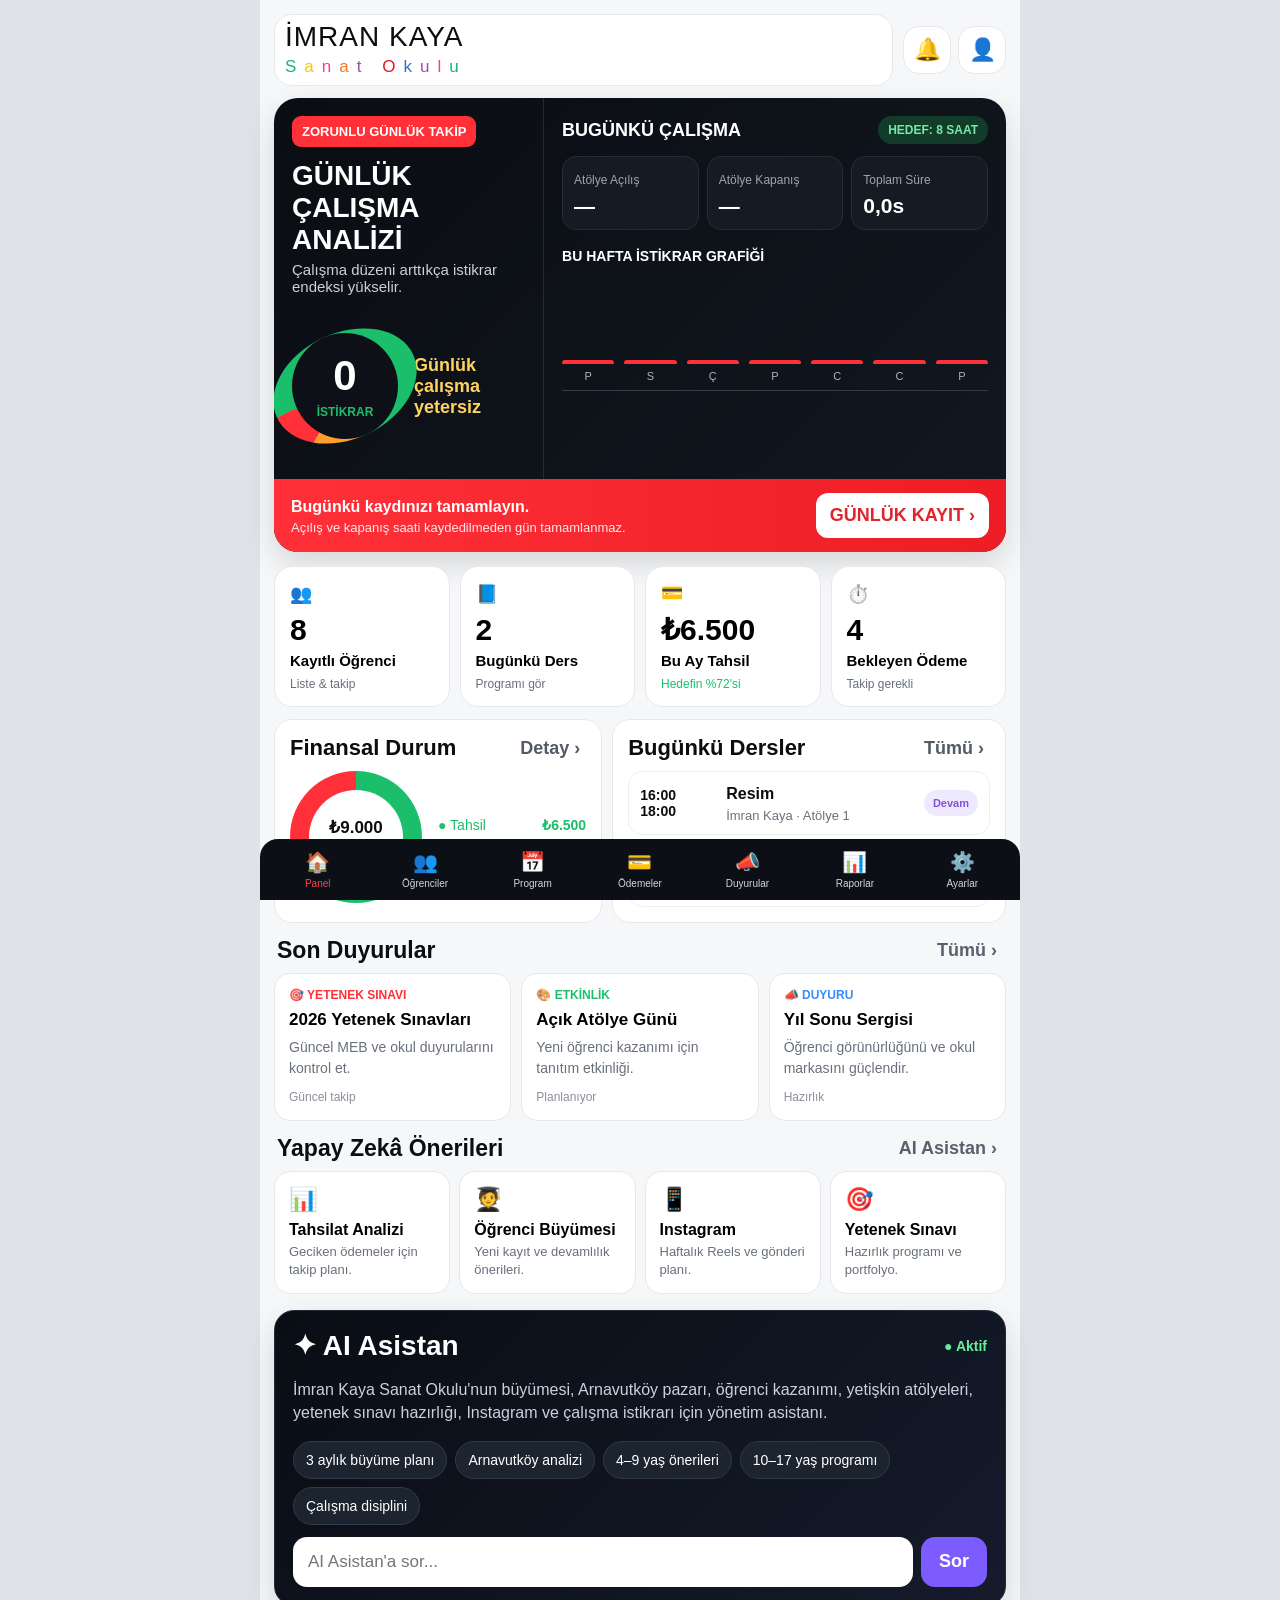
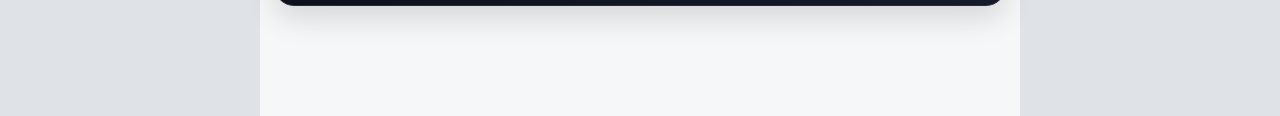
<file: imran-kaya-v6.html>
<!doctype html>
<html lang="tr">
<head>
<meta charset="utf-8">
<meta name="viewport" content="width=device-width,initial-scale=1,viewport-fit=cover">
<meta name="theme-color" content="#ffffff">
<title>İmran Kaya Sanat Okulu</title>
<style>
:root{--bg:#f6f7f9;--card:#fff;--ink:#0b0d10;--muted:#68707c;--line:#e6e8ec;--red:#ff3038;--green:#1bbf6b;--orange:#ff9f2f;--purple:#7c5cff;--black:#0d1117;--blue:#398cff}
*{box-sizing:border-box}body{margin:0;background:#dfe3e8;color:var(--ink);font-family:-apple-system,BlinkMacSystemFont,"Segoe UI",Roboto,Arial,sans-serif;font-size:18px}
button,input,textarea{font:inherit}.app{max-width:760px;margin:auto;min-height:100vh;background:var(--bg);padding:14px 14px 110px}
.top{display:flex;justify-content:space-between;align-items:center;gap:10px;margin-bottom:12px}.logo{background:#fff;border-radius:18px;padding:8px 10px;border:1px solid var(--line);flex:1}
.logo .big{font-size:28px;letter-spacing:1px;line-height:1}.logo .small{font-size:17px;letter-spacing:8px;margin-top:6px;white-space:nowrap}
.actions{display:flex;gap:7px}.round{width:48px;height:48px;border:1px solid var(--line);background:#fff;border-radius:16px;font-size:22px}
.hero{background:linear-gradient(135deg,#0a0d12,#121821);color:#fff;border-radius:24px;overflow:hidden;box-shadow:0 12px 30px #0002}
.heroGrid{display:grid;grid-template-columns:1.1fr 1.9fr}.heroLeft,.heroRight{padding:18px}.heroLeft{border-right:1px solid #252b33}
.badge{display:inline-block;background:var(--red);font-size:13px;font-weight:900;padding:8px 10px;border-radius:9px}.hero h1{font-size:28px;margin:13px 0 5px}.heroSub{color:#cbd1d8;font-size:15px}
.scoreBox{display:flex;align-items:center;gap:16px;margin-top:16px}.gauge{width:150px;height:150px;border-radius:50%;background:conic-gradient(var(--green) 0 78%,var(--orange) 78% 90%,var(--red) 90% 100%);display:grid;place-items:center;transform:rotate(-115deg)}
.gaugeIn{width:106px;height:106px;border-radius:50%;background:#0d1117;display:grid;place-items:center;text-align:center;transform:rotate(115deg)}.gaugeIn strong{font-size:42px}.gaugeIn span{font-size:12px;color:var(--green);font-weight:900}
.workHead{display:flex;justify-content:space-between;align-items:center;gap:8px}.goalPill{font-size:12px;padding:7px 10px;border-radius:999px;background:#123c29;color:#76eaa5;font-weight:800}
.workStats{display:grid;grid-template-columns:repeat(3,1fr);gap:8px;margin-top:12px}.w{background:#151b22;border:1px solid #252d36;border-radius:14px;padding:11px}.w small{font-size:12px;color:#9ca6b3}.w strong{display:block;font-size:21px;margin-top:5px}
.weekTitle{font-size:14px;font-weight:900;margin:18px 0 9px}.chart{height:118px;display:flex;align-items:flex-end;gap:10px;border-bottom:1px solid #343b44;padding-bottom:8px}.day{flex:1;text-align:center;font-size:11px;color:#aeb6c0}.bar{width:100%;border-radius:6px 6px 2px 2px;background:var(--green);min-height:4px;margin-bottom:6px}
.mandatory{display:flex;justify-content:space-between;align-items:center;gap:10px;padding:14px 17px;background:linear-gradient(90deg,#ff3038,#ed1d25)}.mandatory b{font-size:16px}.mandatory p{margin:3px 0 0;font-size:13px;color:#ffe8e9}.mandatory button{border:0;background:#fff;color:#df252c;font-weight:900;border-radius:12px;padding:12px 14px}
.stats{display:grid;grid-template-columns:repeat(4,1fr);gap:10px;margin-top:14px}.stat{background:#fff;border:1px solid var(--line);border-radius:18px;padding:15px;text-align:left}.stat strong{display:block;font-size:30px;margin:8px 0 3px}.stat b{font-size:15px}.stat small{display:block;font-size:12px;color:var(--muted);margin-top:6px}
.two{display:grid;grid-template-columns:1fr 1.2fr;gap:10px;margin-top:12px}.card{background:#fff;border:1px solid var(--line);border-radius:18px;padding:15px}.ch{display:flex;align-items:center;justify-content:space-between;gap:10px;margin-bottom:10px}.ch h2{font-size:22px;margin:0}.ch button{border:0;background:none;font-weight:800;color:#525b67}
.finance{display:grid;grid-template-columns:136px 1fr;gap:12px;align-items:center}.ring{width:132px;height:132px;border-radius:50%;background:conic-gradient(var(--green) 0 72%,var(--red) 72% 100%);display:grid;place-items:center}.ring:after{content:"₺9.000\A Hedef";white-space:pre;text-align:center;display:grid;place-items:center;width:94px;height:94px;background:#fff;border-radius:50%;font-weight:900;font-size:17px}
.legend div{font-size:14px;margin:9px 0}.legend b{float:right}
.lesson{display:grid;grid-template-columns:76px 1fr auto;gap:10px;align-items:center;border:1px solid #edf0f3;border-radius:14px;padding:11px;margin-top:8px}.lesson .time{font-weight:900;font-size:14px}.lesson b{font-size:16px}.lesson small{display:block;color:var(--muted);font-size:13px;margin-top:4px}.pill{font-size:11px;padding:7px 9px;border-radius:999px;background:#efe9ff;color:#8052d4;font-weight:900}.pill.g{background:#e7faef;color:#15985a}
.section{margin-top:14px}.sectionTitle{display:flex;align-items:center;justify-content:space-between;margin:0 3px 9px}.sectionTitle h2{font-size:23px;margin:0}.sectionTitle button{border:0;background:none;font-weight:800;color:#59616d}
.annGrid{display:grid;grid-template-columns:repeat(3,1fr);gap:10px}.ann{background:#fff;border:1px solid var(--line);border-radius:16px;padding:14px;text-align:left}.ann .k{font-size:12px;font-weight:900;margin-bottom:7px}.ann b{font-size:17px;line-height:1.25}.ann p{font-size:14px;line-height:1.45;color:var(--muted);margin:7px 0}.ann small{font-size:12px;color:#8a9099}
.aiSug{display:grid;grid-template-columns:repeat(4,1fr);gap:9px}.sug{background:#fff;border:1px solid var(--line);border-radius:16px;padding:14px;text-align:left}.sug span{font-size:23px}.sug b{display:block;font-size:16px;margin:8px 0 4px}.sug p{font-size:13px;line-height:1.4;color:var(--muted);margin:0}
.aiBox{margin-top:16px;background:linear-gradient(135deg,#090d14,#151b2b);color:#fff;border-radius:20px;padding:18px;border:1px solid #252c39;box-shadow:0 12px 30px #0002}.aiTop{display:flex;justify-content:space-between;align-items:center;gap:10px}.aiTop h2{font-size:28px;margin:0}.online{color:#65ee98;font-size:14px;font-weight:900}.aiBox>p{font-size:16px;color:#cbd2dd;line-height:1.45}
.quick{display:flex;gap:8px;flex-wrap:wrap;margin:12px 0}.quick button{border:1px solid #303947;background:#1c2430;color:#fff;border-radius:999px;padding:10px 12px;font-size:14px}.chat{display:flex;gap:8px}.chat input{flex:1;border:0;border-radius:14px;padding:15px;font-size:17px}.chat button{border:0;background:var(--purple);color:#fff;border-radius:14px;padding:0 18px;font-weight:900}.answer{display:none;margin-top:12px;background:#171e2a;border:1px solid #2f3847;border-radius:14px;padding:15px;white-space:pre-wrap;line-height:1.55;font-size:17px}
.nav{position:fixed;left:50%;bottom:0;transform:translateX(-50%);width:min(760px,100%);display:grid;grid-template-columns:repeat(7,1fr);background:#0c1016;padding:10px 4px calc(10px + env(safe-area-inset-bottom));z-index:40;border-radius:18px 18px 0 0}.nav button{border:0;background:none;color:#d2d6dc;font-size:10px}.nav span{display:block;font-size:20px;margin-bottom:4px}.nav .on{color:#ff424a}
.overlay{display:none;position:fixed;inset:0;background:#0009;z-index:100;align-items:flex-end;justify-content:center}.modal{width:min(760px,100%);max-height:88vh;overflow:auto;background:#fff;border-radius:27px 27px 0 0;padding:20px 16px 28px}.close{float:right;width:42px;height:42px;border:0;border-radius:50%;background:#eff0f2;font-size:22px}.modal h2{font-size:28px;margin:0 0 15px}.form{display:grid;gap:10px}.form input,.form textarea,.form select{width:100%;padding:14px;border:1px solid #dfe2e6;border-radius:12px;background:#fff;font-size:17px}.primary{border:0;border-radius:12px;background:#111;color:#fff;padding:13px;font-weight:900}.row{border:1px solid #e6e8ec;border-radius:14px;padding:13px;margin:8px 0}.row b{font-size:17px}.row small{display:block;color:#6b7380;font-size:14px;margin-top:4px}.rowActions{display:flex;gap:7px;margin-top:9px}.rowActions button{border:1px solid #ddd;background:#fff;border-radius:9px;padding:8px 10px}.danger{color:#d92d20}
@media(max-width:650px){body{font-size:17px}.app{padding:10px 10px 104px}.heroGrid{grid-template-columns:1fr}.heroLeft{border-right:0;border-bottom:1px solid #252b33}.heroLeft,.heroRight{padding:16px}.stats{grid-template-columns:1fr 1fr}.two{grid-template-columns:1fr}.annGrid{grid-template-columns:1fr}.aiSug{grid-template-columns:1fr 1fr}.logo .big{font-size:24px}.logo .small{font-size:14px;letter-spacing:6px}.top .round:first-child{display:none}.nav button{font-size:9px}.nav span{font-size:18px}}
</style>
</head>
<body>
<main class="app">
<header class="top">
<div class="logo">
<div class="big">İMRAN KAYA</div>
<div class="small"><span style="color:#16b57b">S</span><span style="color:#f3c51e">a</span><span style="color:#ee3f90">n</span><span style="color:#f27b24">a</span><span style="color:#9d4caf">t</span> <span style="color:#e31820">O</span><span style="color:#2b77c5">k</span><span style="color:#9d4caf">u</span><span style="color:#ee3f90">l</span><span style="color:#16b57b">u</span></div>
</div>
<div class="actions"><button class="round" onclick="simple('Bildirimler','Bugünkü günlük çalışma kaydı ve ödeme takibi kontrol edilmeli.')">🔔</button><button class="round" onclick="simple('Yönetici Profili','Ümit & İmran · Özel yönetim erişimi')">👤</button></div>
</header>
<section class="hero">
<div class="heroGrid">
<div class="heroLeft"><span class="badge">ZORUNLU GÜNLÜK TAKİP</span><h1>GÜNLÜK ÇALIŞMA ANALİZİ</h1><div class="heroSub">Çalışma düzeni arttıkça istikrar endeksi yükselir.</div><div class="scoreBox"><div class="gauge"><div class="gaugeIn"><div><strong id="score">0</strong><br><span>İSTİKRAR</span></div></div></div><div id="rating" style="font-weight:800;color:#ffd35f">Günlük kayıt bekleniyor.</div></div></div>
<div class="heroRight"><div class="workHead"><b>BUGÜNKÜ ÇALIŞMA</b><span class="goalPill">HEDEF: 8 SAAT</span></div><div class="workStats"><div class="w"><small>Atölye Açılış</small><strong id="openTime">—</strong></div><div class="w"><small>Atölye Kapanış</small><strong id="closeTime">—</strong></div><div class="w"><small>Toplam Süre</small><strong id="todayHours">0s</strong></div></div><div class="weekTitle">BU HAFTA İSTİKRAR GRAFİĞİ</div><div class="chart" id="chart"></div></div>
</div>
<div class="mandatory"><div><b id="reqTitle">Bugünkü kaydınızı tamamlayın.</b><p id="reqText">Açılış ve kapanış saati kaydedilmeden gün tamamlanmaz.</p></div><button onclick="openWork()">GÜNLÜK KAYIT ›</button></div>
</section>
<section class="stats"><button class="stat" onclick="openStudents()"><span>👥</span><strong id="stCount">8</strong><b>Kayıtlı Öğrenci</b><small>Liste & takip</small></button><button class="stat" onclick="openProgram()"><span>📘</span><strong>2</strong><b>Bugünkü Ders</b><small>Programı gör</small></button><button class="stat" onclick="openPayments()"><span>💳</span><strong>₺6.500</strong><b>Bu Ay Tahsil</b><small style="color:var(--green)">Hedefin %72'si</small></button><button class="stat" onclick="openPayments()"><span>⏱️</span><strong>4</strong><b>Bekleyen Ödeme</b><small>Takip gerekli</small></button></section>
<section class="two"><div class="card"><div class="ch"><h2>Finansal Durum</h2><button onclick="openPayments()">Detay ›</button></div><div class="finance"><div class="ring"></div><div class="legend"><div style="color:var(--green)">● Tahsil <b>₺6.500</b></div><div style="color:var(--red)">● Kalan <b>₺2.500</b></div></div></div></div><div class="card"><div class="ch"><h2>Bugünkü Dersler</h2><button onclick="openProgram()">Tümü ›</button></div><div class="lesson"><div class="time">16:00<br>18:00</div><div><b>Resim</b><small>İmran Kaya · Atölye 1</small></div><span class="pill">Devam</span></div><div class="lesson"><div class="time">18:00<br>20:00</div><div><b>Seramik</b><small>Elif Demir · Atölye 2</small></div><span class="pill g">Yaklaşan</span></div></div></section>
<section class="section"><div class="sectionTitle"><h2>Son Duyurular</h2><button onclick="openAnnouncements()">Tümü ›</button></div><div class="annGrid"><button class="ann" onclick="openNews()"><div class="k" style="color:var(--red)">🎯 YETENEK SINAVI</div><b>2026 Yetenek Sınavları</b><p>Güncel MEB ve okul duyurularını kontrol et.</p><small>Güncel takip</small></button><button class="ann" onclick="simple('Açık Atölye Günü','Yeni dönem öncesi ücretsiz tanıtım atölyesi planı.')"><div class="k" style="color:var(--green)">🎨 ETKİNLİK</div><b>Açık Atölye Günü</b><p>Yeni öğrenci kazanımı için tanıtım etkinliği.</p><small>Planlanıyor</small></button><button class="ann" onclick="simple('Yıl Sonu Sergisi','Öğrenci çalışmalarının sergilenmesi için planlama ekranı.')"><div class="k" style="color:var(--blue)">📣 DUYURU</div><b>Yıl Sonu Sergisi</b><p>Öğrenci görünürlüğünü ve okul markasını güçlendir.</p><small>Hazırlık</small></button></div></section>
<section class="section"><div class="sectionTitle"><h2>Yapay Zekâ Önerileri</h2><button onclick="document.getElementById('ai').scrollIntoView({behavior:'smooth'})">AI Asistan ›</button></div><div class="aiSug"><button class="sug" onclick="askPreset('tahsilat')"><span>📊</span><b>Tahsilat Analizi</b><p>Geciken ödemeler için takip planı.</p></button><button class="sug" onclick="askPreset('öğrenci')"><span>🧑‍🎓</span><b>Öğrenci Büyümesi</b><p>Yeni kayıt ve devamlılık önerileri.</p></button><button class="sug" onclick="askPreset('instagram')"><span>📱</span><b>Instagram</b><p>Haftalık Reels ve gönderi planı.</p></button><button class="sug" onclick="askPreset('yetenek')"><span>🎯</span><b>Yetenek Sınavı</b><p>Hazırlık programı ve portfolyo.</p></button></div></section>
<section class="aiBox" id="ai"><div class="aiTop"><h2>✦ AI Asistan</h2><span class="online">● Aktif</span></div><p>İmran Kaya Sanat Okulu'nun büyümesi, Arnavutköy pazarı, öğrenci kazanımı, yetişkin atölyeleri, yetenek sınavı hazırlığı, Instagram ve çalışma istikrarı için yönetim asistanı.</p><div class="quick"><button onclick="askPreset('büyüme')">3 aylık büyüme planı</button><button onclick="askPreset('arnavutköy')">Arnavutköy analizi</button><button onclick="askPreset('4-9')">4–9 yaş önerileri</button><button onclick="askPreset('10-17')">10–17 yaş programı</button><button onclick="askPreset('motivasyon')">Çalışma disiplini</button></div><div class="chat"><input id="q" placeholder="AI Asistan'a sor..."><button onclick="askAI()">Sor</button></div><div class="answer" id="answer"></div></section>
</main>
<nav class="nav"><button class="on" onclick="window.scrollTo({top:0,behavior:'smooth'})"><span>🏠</span>Panel</button><button onclick="openStudents()"><span>👥</span>Öğrenciler</button><button onclick="openProgram()"><span>📅</span>Program</button><button onclick="openPayments()"><span>💳</span>Ödemeler</button><button onclick="openAnnouncements()"><span>📣</span>Duyurular</button><button onclick="openReports()"><span>📊</span>Raporlar</button><button onclick="openSettings()"><span>⚙️</span>Ayarlar</button></nav>
<div class="overlay" id="overlay" onclick="if(event.target===this)closeModal()"><div class="modal"><button class="close" onclick="closeModal()">×</button><div id="modalBody"></div></div></div>
<script>
const key='ikso_v6';let data=JSON.parse(localStorage.getItem(key)||'null')||{students:['Ayşe Yılmaz','Mert Kaya','Ece Demir','Arda Çetin','Duru Aksoy','Eren Koç','Defne Şahin','Can Aydın'],payments:[['Ayşe Yılmaz',1500,'paid'],['Mert Kaya',1500,'paid'],['Ece Demir',1500,'paid'],['Arda Çetin',1500,'pending'],['Duru Aksoy',1500,'pending']],work:{},notes:[]};
function save(){localStorage.setItem(key,JSON.stringify(data));render()}function open(html){document.getElementById('modalBody').innerHTML=html;document.getElementById('overlay').style.display='flex'}function closeModal(){document.getElementById('overlay').style.display='none'}function simple(t,x){open(`<h2>${t}</h2><div class="row">${x}</div>`)}
function openStudents(){open(`<h2>Öğrenciler</h2><button class="primary" style="width:100%" onclick="addStudent()">+ Öğrenci Ekle</button>${data.students.map((s,i)=>`<div class="row"><b>${s}</b><div class="rowActions"><button onclick="removeStudent(${i})" class="danger">Sil</button></div></div>`).join('')}`)}function addStudent(){let n=prompt('Öğrenci adı');if(n){data.students.push(n);save();openStudents()}}function removeStudent(i){if(confirm('Öğrenci silinsin mi?')){data.students.splice(i,1);save();openStudents()}}
function openProgram(){open(`<h2>Program</h2><div class="row"><b>Resim</b><small>16:00–18:00 · İmran Kaya · Atölye 1</small></div><div class="row"><b>Seramik</b><small>18:00–20:00 · Elif Demir · Atölye 2</small></div><button class="primary" style="width:100%" onclick="simple('Yeni Ders','Yeni ders ekleme formu bir sonraki veri sürümünde genişletilecek.')">+ Ders Ekle</button>`)}
function openPayments(){open(`<h2>Ödemeler</h2>${data.payments.map((p,i)=>`<div class="row"><b>${p[0]}</b><small>₺${p[1]} · ${p[2]=='paid'?'Tahsil edildi':'Bekliyor'}</small><div class="rowActions"><button onclick="togglePayment(${i})">${p[2]=='paid'?'Beklet':'Tahsil Et'}</button></div></div>`).join('')}`)}function togglePayment(i){data.payments[i][2]=data.payments[i][2]=='paid'?'pending':'paid';save();openPayments()}
function openAnnouncements(){open(`<h2>Duyurular</h2><div class="row"><b>Yetenek Sınavı</b><small>Güncel resmi duyuruları takip et.</small></div><div class="row"><b>Açık Atölye</b><small>Tanıtım etkinliği ve yeni kayıt kampanyası.</small></div><div class="row"><b>Yıl Sonu Sergisi</b><small>Öğrenci eserleri ve sosyal medya görünürlüğü.</small></div>`)}function openReports(){let paid=data.payments.filter(x=>x[2]=='paid').reduce((a,b)=>a+b[1],0);open(`<h2>Raporlar</h2><div class="row"><b>Öğrenci Sayısı</b><small>${data.students.length}</small></div><div class="row"><b>Tahsil Edilen</b><small>₺${paid.toLocaleString('tr-TR')}</small></div><div class="row"><b>Çalışma İstikrarı</b><small>${calcScore()} / 100</small></div>`)}
function openSettings(){open(`<h2>Ayarlar</h2><div class="row"><b>Yerel Veri</b><small>Kayıtlar bu telefonda saklanır.</small></div><button class="primary" style="width:100%" onclick="if(confirm('Tüm yerel veriler silinsin mi?')){localStorage.removeItem('${key}');location.reload()}">Yerel Verileri Sıfırla</button>`)}function openNews(){window.open('https://www.google.com/search?q='+encodeURIComponent('2026 güzel sanatlar lisesi yetenek sınavı MEB İstanbul'),'_blank')}
function todayKey(){return new Date().toISOString().slice(0,10)}function openWork(){let w=data.work[todayKey()]||{};open(`<h2>Günlük Çalışma Kaydı</h2><div class="form"><label>Atölye Açılış</label><input type="time" id="wo" value="${w.open||''}"><label>Atölye Kapanış</label><input type="time" id="wc" value="${w.close||''}"><label>Ders dışı geliştirme notu</label><textarea id="wn" placeholder="Bugün okulun gelişimi için ne yapıldı?">${w.note||''}</textarea><button class="primary" onclick="saveWork()">Günü Kaydet</button></div>`)}function saveWork(){let o=document.getElementById('wo').value,c=document.getElementById('wc').value,n=document.getElementById('wn').value;if(!o||!c){alert('Açılış ve kapanış zorunlu.');return}data.work[todayKey()]={open:o,close:c,note:n};save();closeModal()}
function hours(w){if(!w||!w.open||!w.close)return 0;let [oh,om]=w.open.split(':').map(Number),[ch,cm]=w.close.split(':').map(Number);return Math.max(0,(ch*60+cm-oh*60-om)/60)}function calcScore(){let vals=[];for(let i=0;i<7;i++){let d=new Date();d.setDate(d.getDate()-i);let k=d.toISOString().slice(0,10);vals.push(hours(data.work[k]))}let avg=vals.reduce((a,b)=>a+b,0)/7,regular=vals.filter(x=>x>=4).length/7;return Math.max(0,Math.min(100,Math.round((avg/8)*70+regular*30)))}
function render(){document.getElementById('stCount').textContent=data.students.length;let w=data.work[todayKey()]||{},h=hours(w),sc=calcScore();document.getElementById('openTime').textContent=w.open||'—';document.getElementById('closeTime').textContent=w.close||'—';document.getElementById('todayHours').textContent=h.toFixed(1).replace('.',',')+'s';document.getElementById('score').textContent=sc;document.getElementById('rating').textContent=sc>=80?'Çok iyi istikrar':sc>=60?'İyi, geliştirmeye devam':sc>=35?'Düzensiz çalışma':'Günlük çalışma yetersiz';let arr=[];for(let i=6;i>=0;i--){let d=new Date();d.setDate(d.getDate()-i);let k=d.toISOString().slice(0,10);arr.push(hours(data.work[k]))}document.getElementById('chart').innerHTML=arr.map((v,i)=>`<div class="day"><div class="bar" style="height:${Math.max(4,Math.min(100,v/8*100))}px;background:${v>=6?'var(--green)':v>=3?'var(--orange)':'var(--red)'}"></div>${['P','S','Ç','P','C','C','P'][i]}</div>`).join('');if(w.open&&w.close){document.getElementById('reqTitle').textContent='Bugünkü kayıt tamamlandı.';document.getElementById('reqText').textContent='Çalışma süresi istikrar endeksine işlendi.'}}
function expertAnswer(q){q=q.toLowerCase();if(q.includes('arnavut'))return `Arnavutköy için odak: 1) çocuk-genç segmentinde portfolyo ve yetenek sınavı uzmanlığı, 2) yetişkinlerde akşam/hafta sonu hobi atölyeleri, 3) ücretsiz belediye kurslarıyla fiyat değil kişiselleştirme ve sonuç üzerinden rekabet. 30 gün içinde iki ücretsiz tanıtım atölyesi ve 20 sıcak aday hedefle.`;if(q.includes('instagram'))return `Bu hafta: 3 Reels — öğrenci gelişim öncesi/sonrası, 20 saniyelik teknik ipucu, atölye timelapse. 2 gönderi — haftanın eseri ve “Arnavutköy'de sanat eğitimi” kayıt çağrısı. Her içerikte konum, yüz göstermeden öğrenci çalışması ve net CTA kullan.`;if(q.includes('4-9')||q.includes('4–9'))return `4–9 yaş haftalık öneri: “Hayalimdeki Uçan Ev”. Pastel + suluboya, 60 dakika. Amaç: renk, biçim, hikâye kurma ve özgüven. Son 10 dakikada her çocuk resmini anlatsın.`;if(q.includes('10-17')||q.includes('10–17'))return `10–17 yaş aylık plan: 1. hafta obje/desen, 2. hafta perspektif, 3. hafta portre ve ışık-gölge, 4. hafta imgesel kompozisyon + ay sonu portfolyo değerlendirmesi.`;if(q.includes('yetenek'))return `Yetenek sınavı hazırlığı: süreli desen, perspektif, figür, oran-orantı, ışık-gölge ve imgesel kompozisyon. Her öğrenci için haftalık süre hedefi ve aylık portfolyo kontrolü oluştur.`;if(q.includes('tahsil'))return `Tahsilat planı: bekleyen ödemeleri 3 gruba ayır — bu hafta, 7+ gün, 15+ gün. Önce nazik hatırlatma, sonra net ödeme tarihi, ardından ders devam koşulu. Haftalık tahsilat hedefini panelde görünür tut.`;if(q.includes('öğrenci')||q.includes('büyüme'))return `90 günlük büyüme hedefi: 8 öğrenciden 15 aktif öğrenciye çık. Haftada 5 yeni veli görüşmesi, ayda 2 tanıtım atölyesi, haftada 3 Reels, mevcut velilerden referans programı ve her aday için 24 saat içinde geri dönüş standardı.`;if(q.includes('motiv')||q.includes('disiplin')||q.includes('çalışma'))return `İstikrar hedefi: ders saatleri dışında haftada en az 10 saat okul geliştirme çalışması. Her gün tek büyük görev: öğrenci kazanımı, içerik üretimi, program kalitesi veya tahsilat. Günlük kayıt yapılmadığında istikrar endeksi düşer; düzenli çalışma arttıkça yükselir.`;return `Öncelik sırası: öğrenci kazanımı → eğitim kalitesi → düzenli çalışma → tahsilat → görünürlük. Sorunu daha net yazarsan bu beş alandan birine göre uygulanabilir bir plan çıkarırım.`}
function askAI(){let q=document.getElementById('q').value.trim();if(!q)return;let a=document.getElementById('answer');a.style.display='block';a.textContent=expertAnswer(q)}function askPreset(t){document.getElementById('q').value=t;document.getElementById('ai').scrollIntoView({behavior:'smooth'});setTimeout(askAI,250)}render();
</script>
</body></html>
</file>
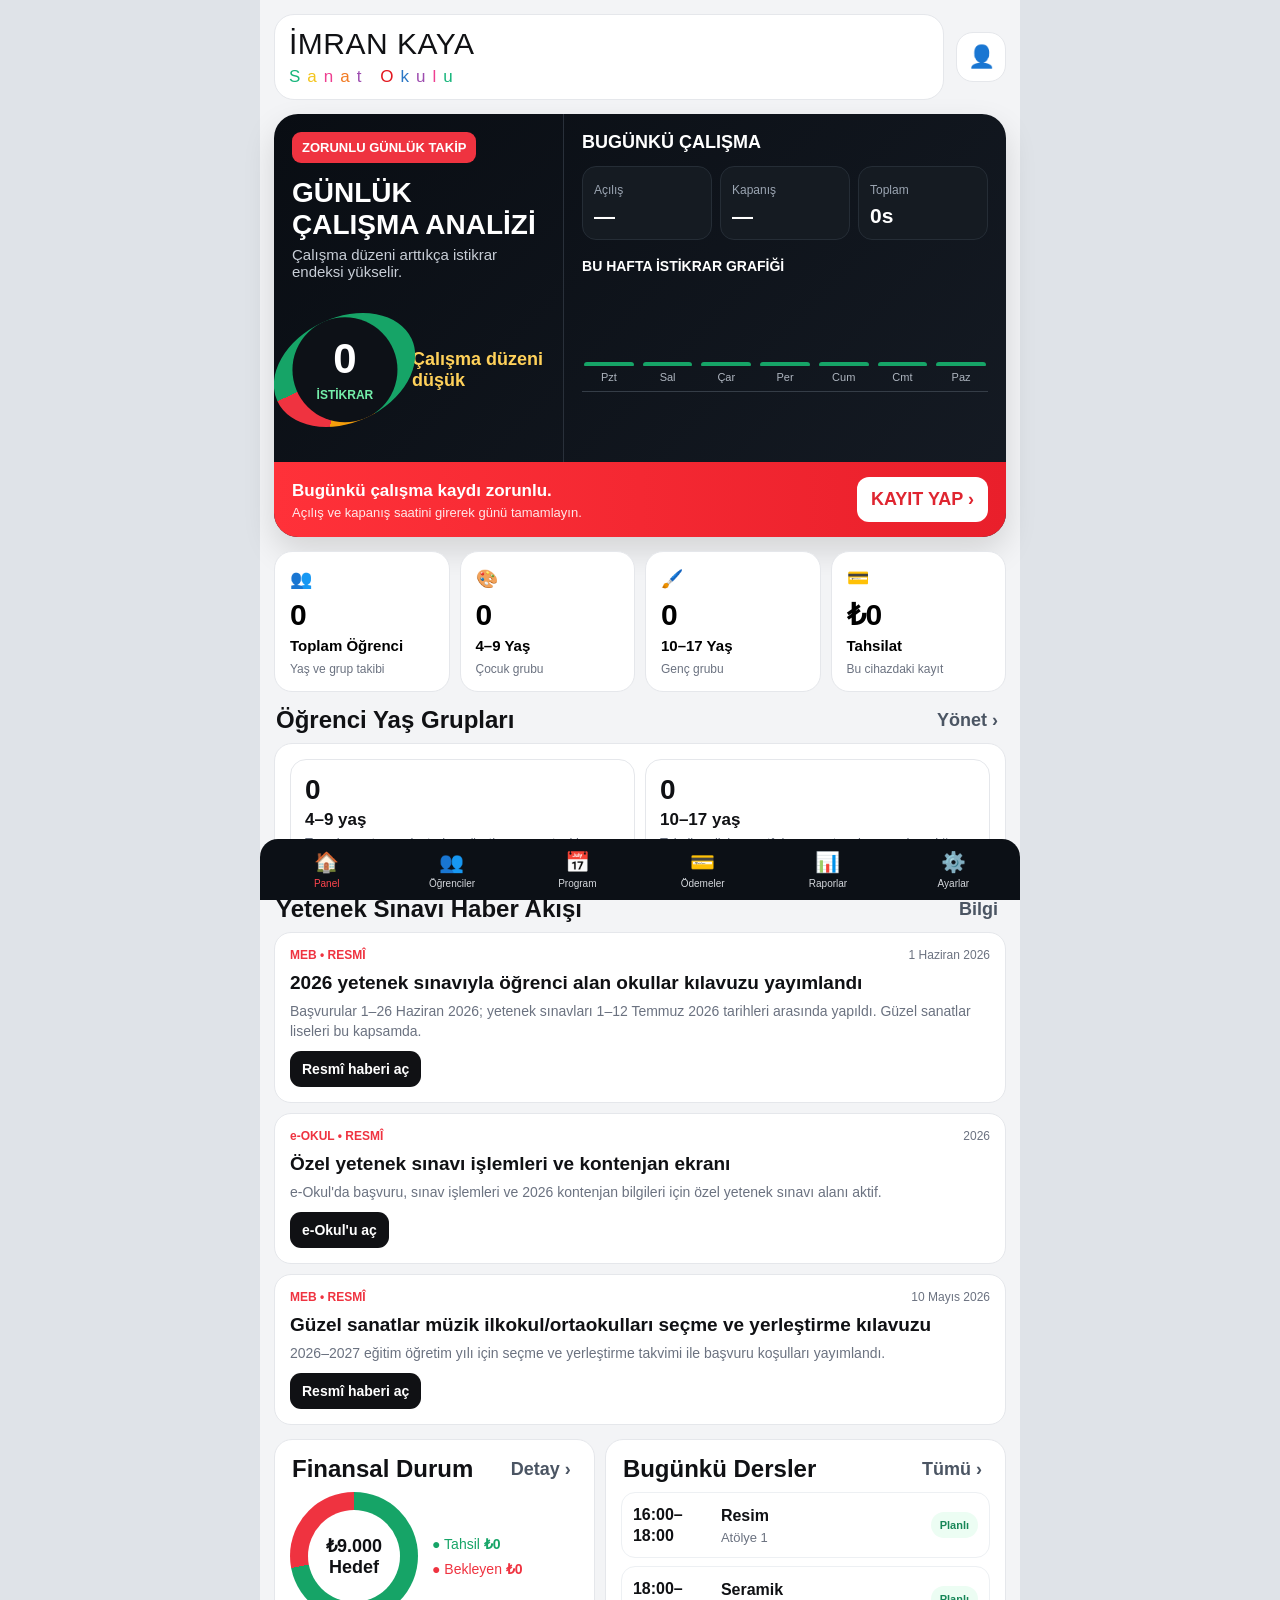
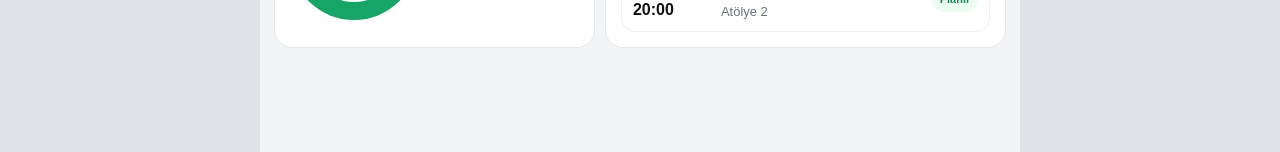
<file: imran-kaya-v7.html>
<!doctype html><html lang="tr"><head><meta charset="utf-8"><meta name="viewport" content="width=device-width,initial-scale=1,viewport-fit=cover"><meta name="theme-color" content="#f4f5f7"><title>İmran Kaya Sanat Okulu</title><style>:root{--bg:#f3f4f6;--card:#fff;--ink:#101114;--muted:#6b7280;--line:#e5e7eb;--red:#ef3340;--green:#16a467;--orange:#f59e0b;--black:#0b0e13;--blue:#2563eb}*{box-sizing:border-box}body{margin:0;background:#dfe3e8;color:var(--ink);font-family:-apple-system,BlinkMacSystemFont,"Segoe UI",Roboto,Arial,sans-serif;font-size:18px}button,input,select,textarea{font:inherit}.app{max-width:760px;margin:auto;min-height:100vh;background:var(--bg);padding:14px 14px 104px}.top{display:flex;align-items:center;justify-content:space-between;gap:12px;margin-bottom:14px}.logo{background:#fff;border:1px solid var(--line);border-radius:20px;padding:12px 14px;flex:1}.logoMain{font-size:30px;letter-spacing:.5px}.logoSub{font-size:17px;letter-spacing:7px;margin-top:6px;white-space:nowrap}.iconBtn{width:50px;height:50px;border:1px solid var(--line);background:#fff;border-radius:17px;font-size:22px}.hero{background:linear-gradient(135deg,#090d13,#151b24);color:#fff;border-radius:24px;overflow:hidden;box-shadow:0 14px 32px #0002}.heroGrid{display:grid;grid-template-columns:1.05fr 1.6fr}.heroPane{padding:18px}.heroPane:first-child{border-right:1px solid #29303a}.badge{display:inline-block;background:var(--red);border-radius:9px;padding:8px 10px;font-size:13px;font-weight:900}.hero h1{font-size:28px;margin:14px 0 5px}.sub{font-size:15px;color:#c8ced7}.scoreWrap{display:flex;gap:15px;align-items:center;margin-top:16px}.gauge{width:148px;height:148px;border-radius:50%;background:conic-gradient(var(--green) 0 72%,var(--orange) 72% 86%,var(--red) 86% 100%);display:grid;place-items:center;transform:rotate(-115deg)}.gaugeIn{width:105px;height:105px;background:#0d1117;border-radius:50%;display:grid;place-items:center;text-align:center;transform:rotate(115deg)}.gaugeIn strong{font-size:42px}.gaugeIn span{font-size:12px;color:#74efaa;font-weight:900}.workStats{display:grid;grid-template-columns:repeat(3,1fr);gap:8px;margin-top:13px}.w{background:#151b22;border:1px solid #252d36;border-radius:14px;padding:11px}.w small{font-size:12px;color:#9ba5b2}.w strong{display:block;font-size:21px;margin-top:5px}.week{margin-top:18px;font-size:14px;font-weight:900}.chart{height:110px;display:flex;align-items:flex-end;gap:9px;border-bottom:1px solid #353d47;padding:0 2px 8px;margin-top:8px}.day{flex:1;text-align:center;font-size:11px;color:#afb6c0}.bar{width:100%;background:var(--green);border-radius:6px 6px 2px 2px;min-height:4px;margin-bottom:5px}.mandatory{display:flex;justify-content:space-between;align-items:center;gap:10px;background:linear-gradient(90deg,#ff3139,#e91f2b);padding:15px 18px}.mandatory b{font-size:17px}.mandatory p{font-size:13px;color:#ffe8ea;margin:4px 0 0}.mandatory button{border:0;background:#fff;color:#df2530;border-radius:12px;padding:12px 14px;font-weight:900}.stats{display:grid;grid-template-columns:repeat(4,1fr);gap:10px;margin-top:14px}.stat{background:#fff;border:1px solid var(--line);border-radius:18px;padding:15px;text-align:left}.stat strong{display:block;font-size:30px;margin:8px 0 3px}.stat b{font-size:15px}.stat small{display:block;color:var(--muted);font-size:12px;margin-top:6px}.section{margin-top:14px}.title{display:flex;justify-content:space-between;align-items:center;margin:0 2px 9px}.title h2{font-size:24px;margin:0}.title button{border:0;background:none;color:#4b5563;font-weight:800}.card{background:#fff;border:1px solid var(--line);border-radius:18px;padding:15px}.groupGrid{display:grid;grid-template-columns:1fr 1fr;gap:10px}.group{border:1px solid var(--line);border-radius:16px;padding:14px}.group strong{font-size:28px;display:block;margin-bottom:3px}.group b{font-size:17px}.group small{display:block;color:var(--muted);font-size:13px;margin-top:5px}.feed{display:grid;gap:10px}.news{background:#fff;border:1px solid var(--line);border-radius:17px;padding:15px;text-align:left}.newsTop{display:flex;justify-content:space-between;gap:10px;align-items:center}.source{font-size:12px;font-weight:900;color:var(--red)}.date{font-size:12px;color:var(--muted)}.news h3{font-size:19px;line-height:1.25;margin:9px 0 6px}.news p{font-size:14px;color:var(--muted);line-height:1.45;margin:0 0 10px}.openLink{display:inline-block;border:0;background:#101114;color:#fff;border-radius:11px;padding:10px 12px;font-weight:800;font-size:14px}.two{display:grid;grid-template-columns:1fr 1.25fr;gap:10px}.finance{display:grid;grid-template-columns:130px 1fr;gap:12px;align-items:center}.ring{width:128px;height:128px;border-radius:50%;background:conic-gradient(var(--green) 0 72%,var(--red) 72% 100%);display:grid;place-items:center}.ring:after{content:'₺9.000\A Hedef';white-space:pre;text-align:center;display:grid;place-items:center;background:#fff;width:92px;height:92px;border-radius:50%;font-weight:900}.legend div{margin:9px 0;font-size:14px}.lesson{display:grid;grid-template-columns:78px 1fr auto;gap:10px;align-items:center;border:1px solid #edf0f3;border-radius:14px;padding:11px;margin-top:8px}.lesson b{font-size:16px}.lesson small{display:block;color:var(--muted);font-size:13px;margin-top:4px}.pill{background:#ecfdf3;color:#168657;border-radius:999px;font-size:11px;padding:7px 9px;font-weight:900}.nav{position:fixed;left:50%;bottom:0;transform:translateX(-50%);width:min(760px,100%);display:grid;grid-template-columns:repeat(6,1fr);background:#0c1016;padding:10px 4px calc(10px + env(safe-area-inset-bottom));z-index:30;border-radius:18px 18px 0 0}.nav button{border:0;background:none;color:#d4d7dc;font-size:10px}.nav span{display:block;font-size:20px;margin-bottom:4px}.nav .on{color:#ff454d}.overlay{display:none;position:fixed;inset:0;background:#0009;z-index:100;align-items:flex-end;justify-content:center}.modal{width:min(760px,100%);max-height:88vh;overflow:auto;background:#fff;border-radius:27px 27px 0 0;padding:20px 16px 30px}.close{float:right;width:43px;height:43px;border:0;background:#eff1f3;border-radius:50%;font-size:22px}.modal h2{font-size:29px;margin:0 0 16px}.form{display:grid;gap:11px}.form input,.form select,.form textarea{width:100%;padding:14px;border:1px solid #dfe2e7;border-radius:12px;background:#fff}.primary{border:0;background:#111;color:#fff;border-radius:12px;padding:13px;font-weight:900}.row{border:1px solid var(--line);border-radius:14px;padding:13px;margin:8px 0}.row b{font-size:17px}.row small{display:block;color:var(--muted);font-size:14px;margin-top:4px}.actionsRow{display:flex;gap:7px;margin-top:9px}.actionsRow button{border:1px solid #ddd;background:#fff;border-radius:9px;padding:8px 10px}.danger{color:#d92d20}@media(max-width:650px){body{font-size:17px}.app{padding:10px 10px 98px}.heroGrid{grid-template-columns:1fr}.heroPane:first-child{border-right:0;border-bottom:1px solid #29303a}.stats{grid-template-columns:1fr 1fr}.two{grid-template-columns:1fr}.logoMain{font-size:25px}.logoSub{font-size:14px;letter-spacing:5px}.groupGrid{grid-template-columns:1fr 1fr}.nav button{font-size:9px}.nav span{font-size:18px}}</style></head><body><main class="app"><header class="top"><div class="logo"><div class="logoMain">İMRAN KAYA</div><div class="logoSub"><span style="color:#16b57b">S</span><span style="color:#f3c51e">a</span><span style="color:#ee3f90">n</span><span style="color:#f27b24">a</span><span style="color:#9d4caf">t</span> <span style="color:#e31820">O</span><span style="color:#2b77c5">k</span><span style="color:#9d4caf">u</span><span style="color:#ee3f90">l</span><span style="color:#16b57b">u</span></div></div><button class="iconBtn" onclick="simple('Yönetim','Ümit & İmran için özel yönetim uygulaması.')">👤</button></header><section class="hero"><div class="heroGrid"><div class="heroPane"><span class="badge">ZORUNLU GÜNLÜK TAKİP</span><h1>GÜNLÜK ÇALIŞMA ANALİZİ</h1><div class="sub">Çalışma düzeni arttıkça istikrar endeksi yükselir.</div><div class="scoreWrap"><div class="gauge"><div class="gaugeIn"><div><strong id="score">0</strong><br><span>İSTİKRAR</span></div></div></div><div id="rating" style="font-weight:900;color:#ffd15a">Günlük kayıt bekleniyor.</div></div></div><div class="heroPane"><b>BUGÜNKÜ ÇALIŞMA</b><div class="workStats"><div class="w"><small>Açılış</small><strong id="openTime">—</strong></div><div class="w"><small>Kapanış</small><strong id="closeTime">—</strong></div><div class="w"><small>Toplam</small><strong id="todayHours">0s</strong></div></div><div class="week">BU HAFTA İSTİKRAR GRAFİĞİ</div><div class="chart" id="chart"></div></div></div><div class="mandatory"><div><b>Bugünkü çalışma kaydı zorunlu.</b><p>Açılış ve kapanış saatini girerek günü tamamlayın.</p></div><button onclick="openWork()">KAYIT YAP ›</button></div></section><section class="stats"><button class="stat" onclick="openStudents()"><span>👥</span><strong id="stCount">0</strong><b>Toplam Öğrenci</b><small>Yaş ve grup takibi</small></button><button class="stat" onclick="filterGroup('4-9')"><span>🎨</span><strong id="g49">0</strong><b>4–9 Yaş</b><small>Çocuk grubu</small></button><button class="stat" onclick="filterGroup('10-17')"><span>🖌️</span><strong id="g1017">0</strong><b>10–17 Yaş</b><small>Genç grubu</small></button><button class="stat" onclick="openPayments()"><span>💳</span><strong id="paidTotal">₺0</strong><b>Tahsilat</b><small>Bu cihazdaki kayıt</small></button></section><section class="section"><div class="title"><h2>Öğrenci Yaş Grupları</h2><button onclick="openStudents()">Yönet ›</button></div><div class="card groupGrid"><div class="group"><strong id="grp49">0</strong><b>4–9 yaş</b><small>Temel sanat, oyunlaştırılmış üretim ve yaratıcılık.</small></div><div class="group"><strong id="grp1017">0</strong><b>10–17 yaş</b><small>Teknik gelişim, portfolyo ve yetenek sınavı hazırlığı.</small></div></div></section><section class="section"><div class="title"><h2>Yetenek Sınavı Haber Akışı</h2><button onclick="simple('Haber Akışı','Bu bölüm Google araması yapmaz. Resmî kaynaklara doğrudan gider.')">Bilgi</button></div><div class="feed"><article class="news"><div class="newsTop"><span class="source">MEB • RESMÎ</span><span class="date">1 Haziran 2026</span></div><h3>2026 yetenek sınavıyla öğrenci alan okullar kılavuzu yayımlandı</h3><p>Başvurular 1–26 Haziran 2026; yetenek sınavları 1–12 Temmuz 2026 tarihleri arasında yapıldı. Güzel sanatlar liseleri bu kapsamda.</p><button class="openLink" onclick="window.open('https://meb.gov.tr/yetenek-sinaviyla-ogrenci-alan-okullara-basvuru-kilavuzu-yayimlandi/haber/40880/tr','_blank')">Resmî haberi aç</button></article><article class="news"><div class="newsTop"><span class="source">e-OKUL • RESMÎ</span><span class="date">2026</span></div><h3>Özel yetenek sınavı işlemleri ve kontenjan ekranı</h3><p>e-Okul'da başvuru, sınav işlemleri ve 2026 kontenjan bilgileri için özel yetenek sınavı alanı aktif.</p><button class="openLink" onclick="window.open('https://eokulyd.meb.gov.tr/logineOkul.aspx','_blank')">e-Okul'u aç</button></article><article class="news"><div class="newsTop"><span class="source">MEB • RESMÎ</span><span class="date">10 Mayıs 2026</span></div><h3>Güzel sanatlar müzik ilkokul/ortaokulları seçme ve yerleştirme kılavuzu</h3><p>2026–2027 eğitim öğretim yılı için seçme ve yerleştirme takvimi ile başvuru koşulları yayımlandı.</p><button class="openLink" onclick="window.open('https://www.meb.gov.tr/guzel-sanatlar-muzik-ilkokullariortaokullari-ve-spor-ortaokullari-ogrenci-secme-ve-yerlestirme-kilavuzu-yayimlandi//haber/40700/tr','_blank')">Resmî haberi aç</button></article></div></section><section class="section two"><div class="card"><div class="title"><h2>Finansal Durum</h2><button onclick="openPayments()">Detay ›</button></div><div class="finance"><div class="ring"></div><div class="legend"><div style="color:var(--green)">● Tahsil <b id="paidLegend">₺0</b></div><div style="color:var(--red)">● Bekleyen <b id="pendingLegend">₺0</b></div></div></div></div><div class="card"><div class="title"><h2>Bugünkü Dersler</h2><button onclick="openProgram()">Tümü ›</button></div><div class="lesson"><div><b>16:00–18:00</b></div><div><b>Resim</b><small>Atölye 1</small></div><span class="pill">Planlı</span></div><div class="lesson"><div><b>18:00–20:00</b></div><div><b>Seramik</b><small>Atölye 2</small></div><span class="pill">Planlı</span></div></div></section></main><nav class="nav"><button class="on" onclick="window.scrollTo({top:0,behavior:'smooth'})"><span>🏠</span>Panel</button><button onclick="openStudents()"><span>👥</span>Öğrenciler</button><button onclick="openProgram()"><span>📅</span>Program</button><button onclick="openPayments()"><span>💳</span>Ödemeler</button><button onclick="openReports()"><span>📊</span>Raporlar</button><button onclick="openSettings()"><span>⚙️</span>Ayarlar</button></nav><div class="overlay" id="overlay" onclick="if(event.target===this)closeModal()"><div class="modal"><button class="close" onclick="closeModal()">×</button><div id="modalBody"></div></div></div><script>const KEY='ikso_v7';let data=JSON.parse(localStorage.getItem(KEY)||'null')||{students:[],payments:[],work:{}};function save(){localStorage.setItem(KEY,JSON.stringify(data));render()}function openM(x){modalBody.innerHTML=x;overlay.style.display='flex'}function closeModal(){overlay.style.display='none'}function simple(t,x){openM(`<h2>${t}</h2><div class="row">${x}</div>`)}function groupOf(age){age=Number(age);if(age>=4&&age<=9)return'4-9';if(age>=10&&age<=17)return'10-17';return'Diğer'}function openStudents(group){let list=data.students.map((s,i)=>({...s,i})).filter(s=>!group||s.group===group);openM(`<h2>Öğrenciler</h2><button class="primary" style="width:100%;margin-bottom:10px" onclick="studentForm()">+ Yeni Öğrenci</button>${list.length?list.map(s=>`<div class="row"><b>${esc(s.name)}</b><small>${s.age} yaş • ${s.group==='4-9'?'4–9 Yaş Grubu':s.group==='10-17'?'10–17 Yaş Grubu':'Diğer'}${s.exam?' • Yetenek sınavına hazırlanıyor':''}</small><div class="actionsRow"><button onclick="studentForm(${s.i})">Düzenle</button><button class="danger" onclick="removeStudent(${s.i})">Sil</button></div></div>`).join(''):'<div class="row">Bu grupta öğrenci kaydı yok.</div>'}`)}function studentForm(i){let s=i===undefined?{name:'',age:'',exam:false}:data.students[i];openM(`<h2>${i===undefined?'Yeni Öğrenci':'Öğrenciyi Düzenle'}</h2><div class="form"><label>Ad Soyad</label><input id="sn" value="${esc(s.name)}" placeholder="Öğrenci adı"><label>Yaş</label><input id="sa" type="number" min="4" max="17" value="${s.age}" placeholder="Örn. 8"><label><input id="se" type="checkbox" ${s.exam?'checked':''}> Yetenek sınavına hazırlanıyor</label><button class="primary" onclick="saveStudent(${i===undefined?'null':i})">Kaydet</button></div>`)}function saveStudent(i){let name=sn.value.trim(),age=Number(sa.value);if(!name)return alert('Öğrenci adı zorunlu.');if(age<4||age>17)return alert('Yaş 4 ile 17 arasında olmalı.');let x={name,age,group:groupOf(age),exam:se.checked};if(i===null)data.students.push(x);else data.students[i]=x;save();openStudents()}function removeStudent(i){if(confirm('Öğrenci silinsin mi?')){data.students.splice(i,1);save();openStudents()}}function filterGroup(g){openStudents(g)}function openProgram(){openM(`<h2>Ders Programı</h2><div class="row"><b>Resim</b><small>16:00–18:00 • Atölye 1</small></div><div class="row"><b>Seramik</b><small>18:00–20:00 • Atölye 2</small></div>`)}function openPayments(){openM(`<h2>Ödemeler</h2><button class="primary" style="width:100%;margin-bottom:10px" onclick="paymentForm()">+ Ödeme Kaydı</button>${data.payments.length?data.payments.map((p,i)=>`<div class="row"><b>${esc(p.name)}</b><small>₺${Number(p.amount).toLocaleString('tr-TR')} • ${p.status==='paid'?'Tahsil edildi':'Bekliyor'}</small><div class="actionsRow"><button onclick="togglePay(${i})">${p.status==='paid'?'Bekliyor Yap':'Tahsil Et'}</button><button class="danger" onclick="removePay(${i})">Sil</button></div></div>`).join(''):'<div class="row">Henüz ödeme kaydı yok.</div>'}`)}function paymentForm(){openM(`<h2>Ödeme Kaydı</h2><div class="form"><input id="pn" placeholder="Öğrenci / açıklama"><input id="pa" type="number" placeholder="Tutar"><select id="ps"><option value="pending">Bekliyor</option><option value="paid">Tahsil edildi</option></select><button class="primary" onclick="savePay()">Kaydet</button></div>`)}function savePay(){if(!pn.value.trim()||!pa.value)return alert('Bilgileri tamamlayın.');data.payments.push({name:pn.value.trim(),amount:Number(pa.value),status:ps.value});save();openPayments()}function togglePay(i){data.payments[i].status=data.payments[i].status==='paid'?'pending':'paid';save();openPayments()}function removePay(i){data.payments.splice(i,1);save();openPayments()}function today(){return new Date().toISOString().slice(0,10)}function openWork(){let w=data.work[today()]||{};openM(`<h2>Günlük Çalışma Kaydı</h2><div class="form"><label>Atölye Açılış</label><input id="wo" type="time" value="${w.open||''}"><label>Atölye Kapanış</label><input id="wc" type="time" value="${w.close||''}"><label>Bugün okulun gelişimi için ne yapıldı?</label><textarea id="wn">${esc(w.note||'')}</textarea><button class="primary" onclick="saveWork()">Günü Kaydet</button></div>`)}function saveWork(){if(!wo.value||!wc.value)return alert('Açılış ve kapanış zorunlu.');data.work[today()]={open:wo.value,close:wc.value,note:wn.value};save();closeModal()}function hours(w){if(!w||!w.open||!w.close)return 0;let[a,b]=w.open.split(':').map(Number),[c,d]=w.close.split(':').map(Number);return Math.max(0,(c*60+d-a*60-b)/60)}function calcScore(){let vals=Object.values(data.work).slice(-7).map(hours);if(!vals.length)return 0;return Math.min(100,Math.round(vals.reduce((a,b)=>a+b,0)/(7*8)*100))}function openReports(){let a=data.students.filter(x=>x.group==='4-9').length,b=data.students.filter(x=>x.group==='10-17').length,e=data.students.filter(x=>x.exam).length;openM(`<h2>Raporlar</h2><div class="row"><b>Toplam Öğrenci</b><small>${data.students.length}</small></div><div class="row"><b>4–9 yaş</b><small>${a}</small></div><div class="row"><b>10–17 yaş</b><small>${b}</small></div><div class="row"><b>Yetenek sınavına hazırlanan</b><small>${e}</small></div><div class="row"><b>Çalışma İstikrar Endeksi</b><small>${calcScore()} / 100</small></div>`)}function openSettings(){openM(`<h2>Ayarlar</h2><div class="row"><b>Yapay Zekâ</b><small>Hazır cevap verdiği için bu sürümden kaldırıldı.</small></div><div class="row"><b>Haber Akışı</b><small>Google araması kaldırıldı. Yalnız resmî MEB/e-Okul kaynakları gösterilir.</small></div><button class="primary" style="width:100%;margin-top:10px" onclick="if(confirm('Tüm yerel veriler silinsin mi?')){localStorage.removeItem(KEY);location.reload()}">Yerel Verileri Sıfırla</button>`)}function esc(s){return String(s??'').replace(/[&<>"']/g,m=>({'&':'&amp;','<':'&lt;','>':'&gt;','"':'&quot;',"'":'&#39;'}[m]))}function render(){stCount.textContent=data.students.length;g49.textContent=grp49.textContent=data.students.filter(x=>x.group==='4-9').length;g1017.textContent=grp1017.textContent=data.students.filter(x=>x.group==='10-17').length;let paid=data.payments.filter(x=>x.status==='paid').reduce((a,b)=>a+Number(b.amount||0),0),pending=data.payments.filter(x=>x.status!=='paid').reduce((a,b)=>a+Number(b.amount||0),0);paidTotal.textContent=paidLegend.textContent='₺'+paid.toLocaleString('tr-TR');pendingLegend.textContent='₺'+pending.toLocaleString('tr-TR');let w=data.work[today()]||{};openTime.textContent=w.open||'—';closeTime.textContent=w.close||'—';let h=hours(w);todayHours.textContent=h?h.toFixed(1)+'s':'0s';let sc=calcScore();score.textContent=sc;rating.textContent=sc>=80?'Çok istikrarlı':sc>=60?'İyi gidiyor':sc>=40?'Daha düzenli çalışılmalı':'Çalışma düzeni düşük';let ds=['Pzt','Sal','Çar','Per','Cum','Cmt','Paz'];let vals=Object.values(data.work).slice(-7).map(hours);chart.innerHTML=ds.map((d,i)=>`<div class="day"><div class="bar" style="height:${Math.max(4,Math.min(90,(vals[i]||0)/8*90))}px"></div>${d}</div>`).join('')}render();</script></body></html>
</file>
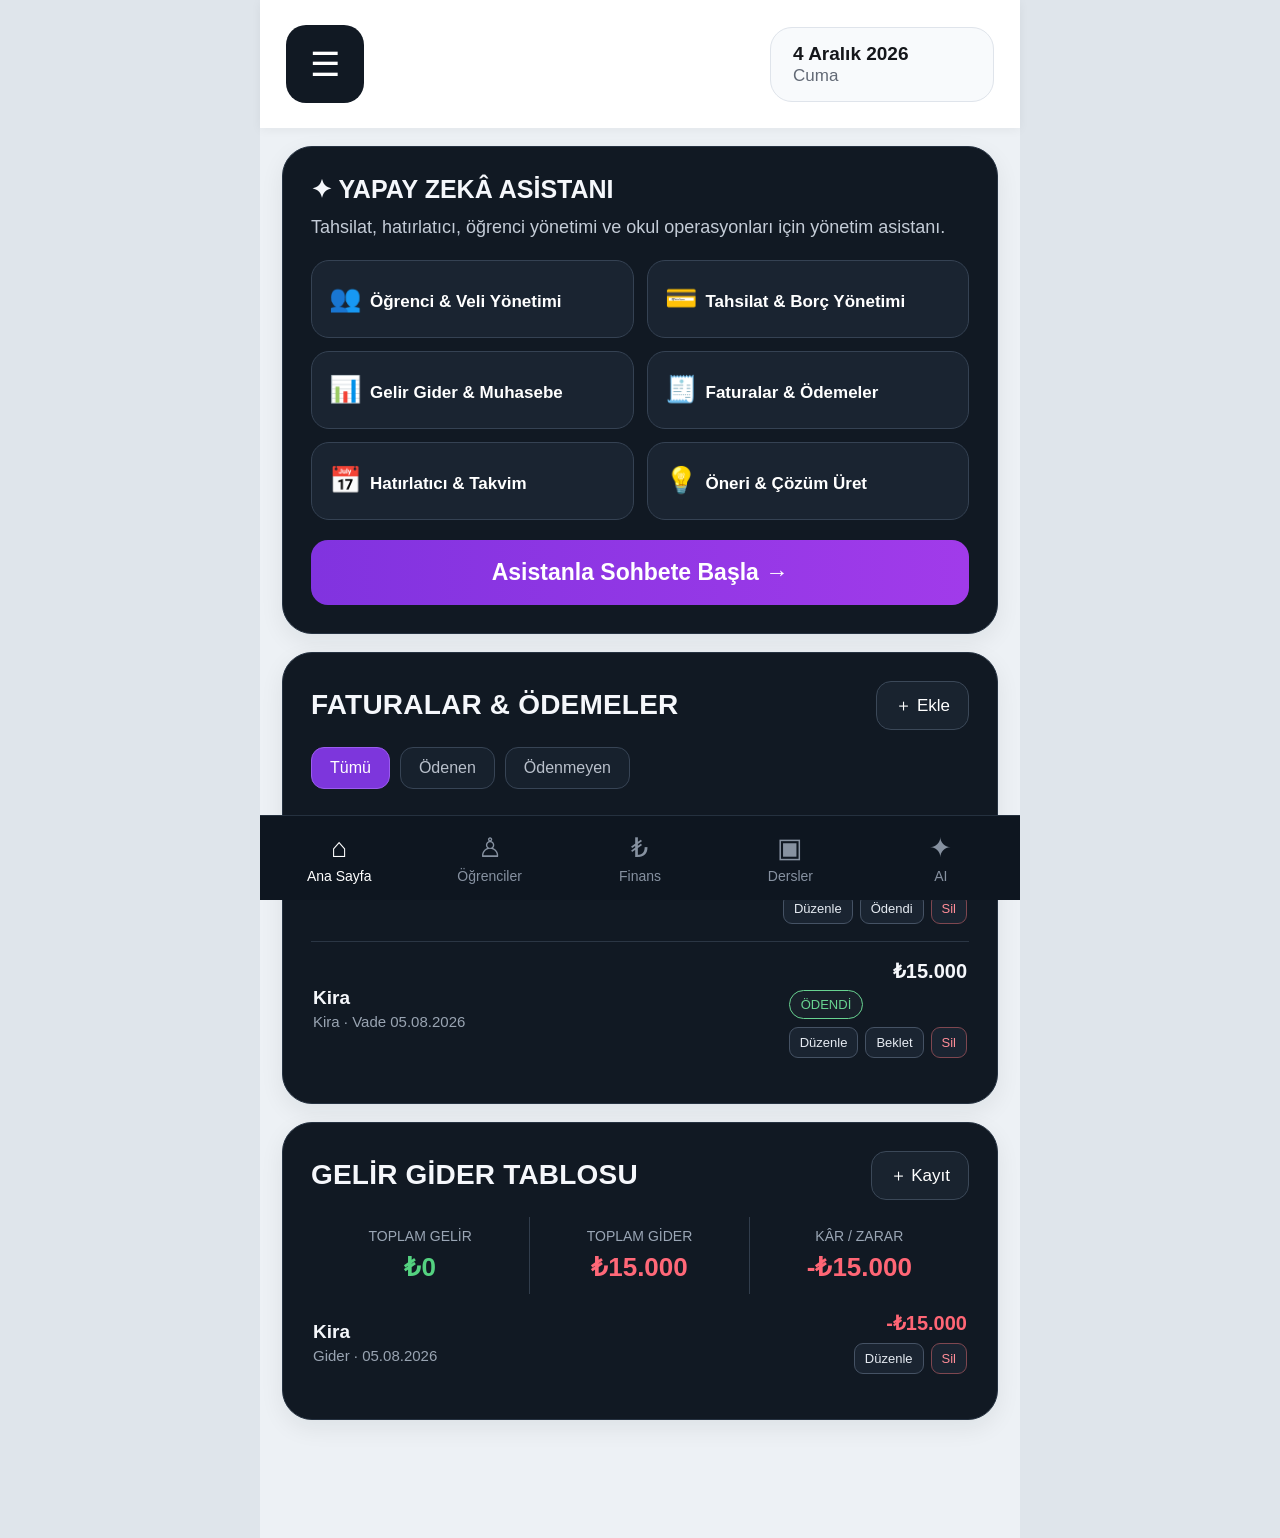
<file: imran-kaya-v8.html>
<!doctype html>
<html lang="tr">
<head>
<meta charset="utf-8">
<meta name="viewport" content="width=device-width,initial-scale=1,viewport-fit=cover">
<meta name="theme-color" content="#101721">
<title>İmran Kaya Sanat Okulu Yönetim</title>
<style>
:root{--bg:#edf1f5;--panel:#111923;--panel2:#18222f;--line:#2e3a49;--text:#f5f7fb;--muted:#a7b0bc;--purple:#8d38e8;--green:#68d391;--red:#ff6675;--orange:#e7a36a;--white:#fff}*{box-sizing:border-box}html{font-size:18px}body{margin:0;background:#dfe5eb;color:var(--text);font-family:-apple-system,BlinkMacSystemFont,"Segoe UI",Roboto,Arial,sans-serif}button,input,select,textarea{font:inherit}button{cursor:pointer}.app{max-width:760px;margin:auto;min-height:100vh;background:var(--bg);padding:0 22px 118px}.top{height:128px;background:#fff;margin:0 -22px 14px;padding:24px 26px;display:flex;align-items:center;justify-content:space-between;gap:14px;position:sticky;top:0;z-index:15;box-shadow:0 2px 10px #0000000d}.menu{width:78px;height:78px;border:0;border-radius:20px;background:#111923;color:#fff;font-size:34px}.datebox{background:#f8fafc;border:1px solid #dfe4eb;border-radius:22px;padding:15px 22px;color:#15171b;min-width:224px}.datebox b{display:block;font-size:19px}.datebox span{font-size:17px;color:#626975}.card{background:var(--panel);border:1px solid #263241;border-radius:30px;padding:28px;margin-top:18px;box-shadow:0 8px 24px #0d162312}.aiHead{font-size:25px;font-weight:900;margin:0 0 10px}.aiDesc{color:#c4ccd7;font-size:18px;line-height:1.55}.quickGrid{display:grid;grid-template-columns:1fr 1fr;gap:13px;margin-top:18px}.quickBtn{min-height:78px;border:1px solid #354253;border-radius:18px;background:#1a2431;color:#fff;text-align:left;padding:16px 17px;font-size:17px;font-weight:800}.quickBtn span{font-size:26px;margin-right:9px}.aiStart{width:100%;border:0;border-radius:17px;background:linear-gradient(90deg,#8133df,#a13bea);color:#fff;padding:19px;margin-top:20px;font-size:23px;font-weight:900}.cardHead{display:flex;align-items:center;justify-content:space-between;gap:12px;margin-bottom:17px}.cardHead h2{font-size:28px;margin:0;letter-spacing:.2px}.addBtn{border:1px solid #3b4858;background:#19232f;color:#fff;border-radius:15px;padding:12px 18px;font-size:17px}.tabs{display:flex;gap:10px;flex-wrap:wrap;margin-bottom:19px}.tab{border:1px solid #374455;border-radius:13px;background:#17212d;color:#b9c0cb;padding:11px 18px;font-size:16px}.tab.on{background:#7d36dc;color:#fff;border-color:#9b5cef}.item{display:grid;grid-template-columns:1fr auto;gap:12px;align-items:center;padding:17px 2px;border-bottom:1px solid #2b3644}.item:last-child{border-bottom:0}.itemTitle{font-size:19px;font-weight:800}.itemSub{font-size:15px;color:#99a4b2;margin-top:4px}.amount{font-size:20px;font-weight:900;text-align:right}.status{display:inline-block;margin-top:7px;border-radius:999px;padding:6px 11px;font-size:13px;border:1px solid}.status.pending{color:var(--orange);border-color:var(--orange);background:#ffffff08}.status.paid{color:var(--green);border-color:var(--green);background:#ffffff08}.rowActions{display:flex;justify-content:flex-end;gap:7px;margin-top:8px}.miniBtn{border:1px solid #455264;background:#1a2431;color:#e6ebf2;border-radius:9px;padding:7px 10px;font-size:13px}.miniBtn.danger{color:#ff8d98;border-color:#7f4750}.metrics{display:grid;grid-template-columns:repeat(3,1fr);margin-top:10px}.metric{padding:11px 12px;text-align:center;border-right:1px solid #313d4c}.metric:last-child{border-right:0}.metric span{display:block;color:#9aa6b5;font-size:14px}.metric b{display:block;margin-top:8px;font-size:26px}.metric.in b{color:#54d280}.metric.out b{color:#ff6878}.metric.net b{color:#ff6878}.nav{position:fixed;left:50%;bottom:0;transform:translateX(-50%);width:min(760px,100%);display:grid;grid-template-columns:repeat(5,1fr);background:#0e1620;padding:11px 4px calc(11px + env(safe-area-inset-bottom));z-index:30;border-top:1px solid #25313f}.nav button{border:0;background:none;color:#8691a0;font-size:14px;padding:5px}.nav button.on{color:#fff}.nav span{display:block;font-size:27px;margin-bottom:4px}.overlay{display:none;position:fixed;inset:0;background:#000a;z-index:100;align-items:flex-end;justify-content:center}.modal{width:min(760px,100%);max-height:90vh;overflow:auto;background:#f8fafc;color:#15171b;border-radius:28px 28px 0 0;padding:24px 20px calc(30px + env(safe-area-inset-bottom))}.modalTop{display:flex;justify-content:space-between;align-items:center;gap:12px}.modal h2{font-size:27px;margin:0}.x{width:46px;height:46px;border:0;border-radius:50%;background:#e9edf2;font-size:24px}.form{display:grid;gap:13px;margin-top:18px}.form label{font-weight:800;font-size:16px}.form input,.form select,.form textarea{width:100%;border:1px solid #cfd6df;border-radius:13px;background:#fff;padding:14px 15px;font-size:17px}.form textarea{min-height:105px;resize:vertical}.formActions{display:grid;grid-template-columns:1fr 1fr;gap:10px;margin-top:6px}.primary{border:0;border-radius:13px;background:#111923;color:#fff;padding:14px;font-weight:900}.cancel{border:1px solid #bbc4cf;border-radius:13px;background:#fff;color:#343b45;padding:14px;font-weight:800}.dangerBig{border:0;border-radius:13px;background:#b4232f;color:#fff;padding:14px;font-weight:900}.studentRow{border:1px solid #dfe4ea;border-radius:15px;padding:14px;margin-top:10px}.studentRow b{font-size:18px}.studentRow small{display:block;color:#69717d;font-size:15px;margin-top:4px}.studentActions{display:flex;gap:8px;margin-top:10px}.studentActions button{border:1px solid #ccd4dd;background:#fff;border-radius:10px;padding:8px 11px}.studentActions .danger{color:#c72835;border-color:#e7b5ba}.chatBox{background:#111923;color:#fff;border-radius:16px;padding:15px;white-space:pre-wrap;line-height:1.55;font-size:17px;margin-top:14px}.empty{color:#9aa4b2;padding:12px 0;font-size:16px}@media(max-width:560px){html{font-size:17px}.app{padding-left:22px;padding-right:22px}.top{margin-left:-22px;margin-right:-22px}.card{padding:27px 27px}.cardHead h2{font-size:27px}.quickBtn{font-size:16px}.metrics{grid-template-columns:repeat(3,1fr)}.metric b{font-size:24px}.nav button{font-size:13px}}
</style>
</head>
<body>
<main class="app">
<header class="top"><button class="menu" onclick="openMenu()">☰</button><div class="datebox"><b id="dateMain"></b><span id="dateDay"></span></div></header>
<section class="card"><div class="aiHead">✦ YAPAY ZEKÂ ASİSTANI</div><div class="aiDesc">Tahsilat, hatırlatıcı, öğrenci yönetimi ve okul operasyonları için yönetim asistanı.</div><div class="quickGrid"><button class="quickBtn" onclick="openStudents()"><span>👥</span>Öğrenci & Veli Yönetimi</button><button class="quickBtn" onclick="scrollToInvoices()"><span>💳</span>Tahsilat & Borç Yönetimi</button><button class="quickBtn" onclick="scrollToFinance()"><span>📊</span>Gelir Gider & Muhasebe</button><button class="quickBtn" onclick="scrollToInvoices()"><span>🧾</span>Faturalar & Ödemeler</button><button class="quickBtn" onclick="openReminder()"><span>📅</span>Hatırlatıcı & Takvim</button><button class="quickBtn" onclick="openAI('öneri')"><span>💡</span>Öneri & Çözüm Üret</button></div><button class="aiStart" onclick="openAI('')">Asistanla Sohbete Başla →</button></section>
<section class="card" id="invoices"><div class="cardHead"><h2>FATURALAR & ÖDEMELER</h2><button class="addBtn" onclick="openInvoiceForm()">＋ Ekle</button></div><div class="tabs"><button class="tab on" data-filter="all" onclick="setInvoiceFilter('all',this)">Tümü</button><button class="tab" data-filter="paid" onclick="setInvoiceFilter('paid',this)">Ödenen</button><button class="tab" data-filter="pending" onclick="setInvoiceFilter('pending',this)">Ödenmeyen</button></div><div id="invoiceList"></div></section>
<section class="card" id="finance"><div class="cardHead"><h2>GELİR GİDER TABLOSU</h2><button class="addBtn" onclick="openFinanceForm()">＋ Kayıt</button></div><div class="metrics"><div class="metric in"><span>TOPLAM GELİR</span><b id="incomeTotal">₺0</b></div><div class="metric out"><span>TOPLAM GİDER</span><b id="expenseTotal">₺0</b></div><div class="metric net"><span>KÂR / ZARAR</span><b id="netTotal">₺0</b></div></div><div id="financeList"></div></section>
</main>
<nav class="nav"><button class="on" onclick="window.scrollTo({top:0,behavior:'smooth'})"><span>⌂</span>Ana Sayfa</button><button onclick="openStudents()"><span>♙</span>Öğrenciler</button><button onclick="scrollToFinance()"><span>₺</span>Finans</button><button onclick="openReminder()"><span>▣</span>Dersler</button><button onclick="openAI('')"><span>✦</span>AI</button></nav>
<div class="overlay" id="overlay" onclick="if(event.target===this)closeModal()"><div class="modal"><div class="modalTop"><h2 id="modalTitle"></h2><button class="x" onclick="closeModal()">×</button></div><div id="modalBody"></div></div></div>
<script>
'use strict';
const STORE='ikso_v8_data';
const seed={students:[{id:'s1',name:'Ayşe Yılmaz',parent:'Mehmet Yılmaz',phone:''},{id:'s2',name:'Mert Kaya',parent:'Selin Kaya',phone:''}],invoices:[{id:'i1',title:'Kira',type:'Kira',due:'2026-08-05',amount:15000,status:'pending'},{id:'i2',title:'Kira',type:'Kira',due:'2026-08-05',amount:15000,status:'paid'}],finance:[{id:'f1',type:'expense',title:'Kira',amount:15000,date:'2026-08-05'}],reminders:[]};
let data=load(),invoiceFilter='all';
function load(){try{const x=JSON.parse(localStorage.getItem(STORE)||'null');return x&&x.students&&x.invoices&&x.finance?x:structuredClone(seed)}catch{return structuredClone(seed)}}
function persist(){localStorage.setItem(STORE,JSON.stringify(data));renderAll()}
function esc(s){return String(s??'').replace(/[&<>"']/g,m=>({'&':'&amp;','<':'&lt;','>':'&gt;','"':'&quot;',"'":'&#39;'}[m]))}
function money(n){return '₺'+Number(n||0).toLocaleString('tr-TR')}
function uid(p){return p+Date.now().toString(36)+Math.random().toString(36).slice(2,7)}
function fmtDate(d){if(!d)return '—';const [y,m,day]=d.split('-');return `${day}.${m}.${y}`}
function openModal(title,html){modalTitle.textContent=title;modalBody.innerHTML=html;overlay.style.display='flex';document.body.style.overflow='hidden'}
function closeModal(){overlay.style.display='none';document.body.style.overflow=''}
function renderDate(){const d=new Date(),fmt=new Intl.DateTimeFormat('tr-TR',{day:'numeric',month:'long',year:'numeric',timeZone:'Europe/Istanbul'}),day=new Intl.DateTimeFormat('tr-TR',{weekday:'long',timeZone:'Europe/Istanbul'});dateMain.textContent=fmt.format(d);dateDay.textContent=day.format(d)}
function renderInvoices(){const rows=data.invoices.filter(x=>invoiceFilter==='all'||x.status===invoiceFilter);invoiceList.innerHTML=rows.length?rows.map(x=>`<div class="item"><div><div class="itemTitle">${esc(x.title)}</div><div class="itemSub">${esc(x.type||'Ödeme')} · Vade ${fmtDate(x.due)}</div></div><div><div class="amount">${money(x.amount)}</div><span class="status ${x.status}">${x.status==='paid'?'ÖDENDİ':'BEKLİYOR'}</span><div class="rowActions"><button class="miniBtn" onclick="editInvoice('${x.id}')">Düzenle</button><button class="miniBtn" onclick="toggleInvoice('${x.id}')">${x.status==='paid'?'Beklet':'Ödendi'}</button><button class="miniBtn danger" onclick="deleteInvoice('${x.id}')">Sil</button></div></div></div>`).join(''):'<div class="empty">Bu filtrede kayıt yok.</div>'}
function setInvoiceFilter(f,b){invoiceFilter=f;document.querySelectorAll('.tab').forEach(x=>x.classList.remove('on'));b.classList.add('on');renderInvoices()}
function invoiceForm(x={}){return `<div class="form"><label>Başlık</label><input id="ivTitle" value="${esc(x.title||'')}"><label>Tür</label><input id="ivType" value="${esc(x.type||'')}"><label>Vade</label><input id="ivDue" type="date" value="${x.due||''}"><label>Tutar</label><input id="ivAmount" type="number" min="0" step="0.01" value="${x.amount??''}"><label>Durum</label><select id="ivStatus"><option value="pending" ${x.status!=='paid'?'selected':''}>Bekliyor</option><option value="paid" ${x.status==='paid'?'selected':''}>Ödendi</option></select><div class="formActions"><button class="cancel" type="button" onclick="closeModal()">Vazgeç</button><button class="primary" type="button" onclick="saveInvoice('${x.id||''}')">Kaydet</button></div></div>`}
function openInvoiceForm(){openModal('Fatura / Ödeme Ekle',invoiceForm())}
function editInvoice(id){const x=data.invoices.find(i=>i.id===id);if(x)openModal('Fatura / Ödeme Düzenle',invoiceForm(x))}
function saveInvoice(id){const title=ivTitle.value.trim(),amount=Number(ivAmount.value);if(!title||!amount){alert('Başlık ve tutar zorunlu.');return}const obj={id:id||uid('i'),title,type:ivType.value.trim()||'Ödeme',due:ivDue.value,amount,status:ivStatus.value};if(id){const n=data.invoices.findIndex(x=>x.id===id);if(n>=0)data.invoices[n]=obj}else data.invoices.unshift(obj);persist();closeModal()}
function toggleInvoice(id){const x=data.invoices.find(i=>i.id===id);if(!x)return;x.status=x.status==='paid'?'pending':'paid';persist()}
function deleteInvoice(id){const x=data.invoices.find(i=>i.id===id);if(!x)return;if(confirm(`“${x.title}” kaydını silmek istediğinize emin misiniz?`)){data.invoices=data.invoices.filter(i=>i.id!==id);persist()}}
function renderFinance(){let income=data.finance.filter(x=>x.type==='income').reduce((s,x)=>s+Number(x.amount||0),0),expense=data.finance.filter(x=>x.type==='expense').reduce((s,x)=>s+Number(x.amount||0),0),net=income-expense;incomeTotal.textContent=money(income);expenseTotal.textContent=money(expense);netTotal.textContent=(net<0?'-':'')+money(Math.abs(net));netTotal.style.color=net>=0?'var(--green)':'var(--red)';financeList.innerHTML=data.finance.length?data.finance.map(x=>`<div class="item"><div><div class="itemTitle">${esc(x.title)}</div><div class="itemSub">${x.type==='income'?'Gelir':'Gider'} · ${fmtDate(x.date)}</div></div><div><div class="amount" style="color:${x.type==='income'?'var(--green)':'var(--red)'}">${x.type==='income'?'+':'-'}${money(x.amount)}</div><div class="rowActions"><button class="miniBtn" onclick="editFinance('${x.id}')">Düzenle</button><button class="miniBtn danger" onclick="deleteFinance('${x.id}')">Sil</button></div></div></div>`).join(''):'<div class="empty">Henüz gelir/gider kaydı yok.</div>'}
function financeForm(x={}){return `<div class="form"><label>Tür</label><select id="fnType"><option value="income" ${x.type==='income'?'selected':''}>Gelir</option><option value="expense" ${x.type!=='income'?'selected':''}>Gider</option></select><label>Açıklama</label><input id="fnTitle" value="${esc(x.title||'')}"><label>Tutar</label><input id="fnAmount" type="number" min="0" step="0.01" value="${x.amount??''}"><label>Tarih</label><input id="fnDate" type="date" value="${x.date||new Date().toISOString().slice(0,10)}"><div class="formActions"><button class="cancel" type="button" onclick="closeModal()">Vazgeç</button><button class="primary" type="button" onclick="saveFinance('${x.id||''}')">Kaydet</button></div></div>`}
function openFinanceForm(){openModal('Gelir / Gider Kaydı',financeForm())}
function editFinance(id){const x=data.finance.find(i=>i.id===id);if(x)openModal('Gelir / Gider Düzenle',financeForm(x))}
function saveFinance(id){const title=fnTitle.value.trim(),amount=Number(fnAmount.value);if(!title||!amount){alert('Açıklama ve tutar zorunlu.');return}const obj={id:id||uid('f'),type:fnType.value,title,amount,date:fnDate.value};if(id){const n=data.finance.findIndex(x=>x.id===id);if(n>=0)data.finance[n]=obj}else data.finance.unshift(obj);persist();closeModal()}
function deleteFinance(id){const x=data.finance.find(i=>i.id===id);if(x&&confirm(`“${x.title}” kaydını silmek istediğinize emin misiniz?`)){data.finance=data.finance.filter(i=>i.id!==id);persist()}}
function studentsHtml(){return `<button class="primary" style="width:100%;margin-top:16px" onclick="openStudentForm()">＋ Yeni Öğrenci</button><div id="studentModalList">${data.students.length?data.students.map(s=>`<div class="studentRow"><b>${esc(s.name)}</b><small>Veli: ${esc(s.parent||'—')}${s.phone?' · '+esc(s.phone):''}</small><div class="studentActions"><button onclick="openStudentForm('${s.id}')">Düzenle</button><button class="danger" onclick="deleteStudent('${s.id}')">Öğrenciyi Sil</button></div></div>`).join(''):'<div class="empty">Öğrenci kaydı yok.</div>'}</div>`}
function openStudents(){openModal('Öğrenciler',studentsHtml())}
function studentForm(s={}){return `<div class="form"><label>Öğrenci Adı</label><input id="stName" value="${esc(s.name||'')}"><label>Veli Adı</label><input id="stParent" value="${esc(s.parent||'')}"><label>Telefon</label><input id="stPhone" value="${esc(s.phone||'')}"><div class="formActions"><button class="cancel" type="button" onclick="openStudents()">Vazgeç</button><button class="primary" type="button" onclick="saveStudent('${s.id||''}')">Kaydet</button></div></div>`}
function openStudentForm(id=''){const s=data.students.find(x=>x.id===id)||{};openModal(id?'Öğrenci Düzenle':'Yeni Öğrenci',studentForm(s))}
function saveStudent(id){const name=stName.value.trim();if(!name){alert('Öğrenci adı zorunlu.');return}const obj={id:id||uid('s'),name,parent:stParent.value.trim(),phone:stPhone.value.trim()};if(id){const n=data.students.findIndex(x=>x.id===id);if(n>=0)data.students[n]=obj}else data.students.unshift(obj);persist();openStudents()}
function deleteStudent(id){const s=data.students.find(x=>x.id===id);if(s&&confirm(`“${s.name}” adlı öğrenciyi silmek istediğinize emin misiniz?`)){data.students=data.students.filter(x=>x.id!==id);persist();openStudents()}}
function openReminder(){openModal('Hatırlatıcı & Takvim',`<div class="form"><label>Hatırlatma</label><input id="rmText" placeholder="Örn. Veli araması"><label>Tarih</label><input id="rmDate" type="date"><div class="formActions"><button class="cancel" onclick="closeModal()">Vazgeç</button><button class="primary" onclick="saveReminder()">Kaydet</button></div></div>${data.reminders.map((r,i)=>`<div class="studentRow"><b>${esc(r.text)}</b><small>${fmtDate(r.date)}</small><div class="studentActions"><button class="danger" onclick="deleteReminder(${i})">Sil</button></div></div>`).join('')}`)}
function saveReminder(){const text=rmText.value.trim();if(!text)return;data.reminders.unshift({text,date:rmDate.value});persist();openReminder()}
function deleteReminder(i){if(confirm('Hatırlatıcı silinsin mi?')){data.reminders.splice(i,1);persist();openReminder()}}
function openAI(preset=''){openModal('AI Asistan',`<div class="form"><label>Sorunuz</label><textarea id="aiQ" placeholder="Örn. Bu ay tahsilatı nasıl hızlandırabilirim?">${esc(preset)}</textarea><div class="formActions"><button class="cancel" onclick="closeModal()">Vazgeç</button><button class="primary" onclick="askAI()">Yanıtla</button></div></div><div id="aiAnswer"></div>`)}
function askAI(){const q=aiQ.value.trim().toLowerCase();if(!q)return;let t='';const pending=data.invoices.filter(x=>x.status==='pending'),pendingTotal=pending.reduce((s,x)=>s+x.amount,0);if(q.includes('tahsil')||q.includes('borç')||q.includes('ödeme'))t=`Şu anda ${pending.length} bekleyen ödeme kaydı var ve toplamı ${money(pendingTotal)}. Önce vadesi geçmiş olanları sırala, aynı gün kısa bir veli hatırlatması gönder, 3 gün sonra ikinci takip yap. Ödeme alındığında kaydı “Ödendi” durumuna geçir.`;else if(q.includes('öğrenci')||q.includes('veli'))t=`Sistemde ${data.students.length} öğrenci kayıtlı. Her öğrenci için veli telefonu, devam durumu ve ödeme notunu eksiksiz tut. Yanlış kayıtları öğrenci ekranındaki “Öğrenciyi Sil” seçeneğiyle kaldırabilirsin.`;else if(q.includes('gider')||q.includes('kâr')||q.includes('zarar')){let inc=data.finance.filter(x=>x.type==='income').reduce((s,x)=>s+x.amount,0),exp=data.finance.filter(x=>x.type==='expense').reduce((s,x)=>s+x.amount,0);t=`Kayıtlı gelir ${money(inc)}, gider ${money(exp)}, net ${money(inc-exp)}. Büyük giderleri haftalık kontrol et ve gelir kaydı eksikse gün sonunda tamamla.`}else t='Önerim: önce öğrenci kayıtlarını temizle, sonra bekleyen ödemeleri vade sırasına göre takip et, ardından gelir-gider kayıtlarını güncelle. Bu üç alan güncelse yönetim ekranındaki kararlar daha güvenilir olur.';aiAnswer.innerHTML=`<div class="chatBox">${esc(t)}</div>`}
function openMenu(){openModal('Menü',`<div class="form"><button class="primary" onclick="openStudents()">Öğrenciler</button><button class="primary" onclick="closeModal();scrollToInvoices()">Faturalar & Ödemeler</button><button class="primary" onclick="closeModal();scrollToFinance()">Gelir Gider</button><button class="cancel" onclick="closeModal()">Vazgeç</button></div>`)}
function scrollToInvoices(){document.getElementById('invoices').scrollIntoView({behavior:'smooth',block:'start'})}function scrollToFinance(){document.getElementById('finance').scrollIntoView({behavior:'smooth',block:'start'})}
function renderAll(){renderDate();renderInvoices();renderFinance()}
renderAll();
</script>
</body>
</html>
</file>
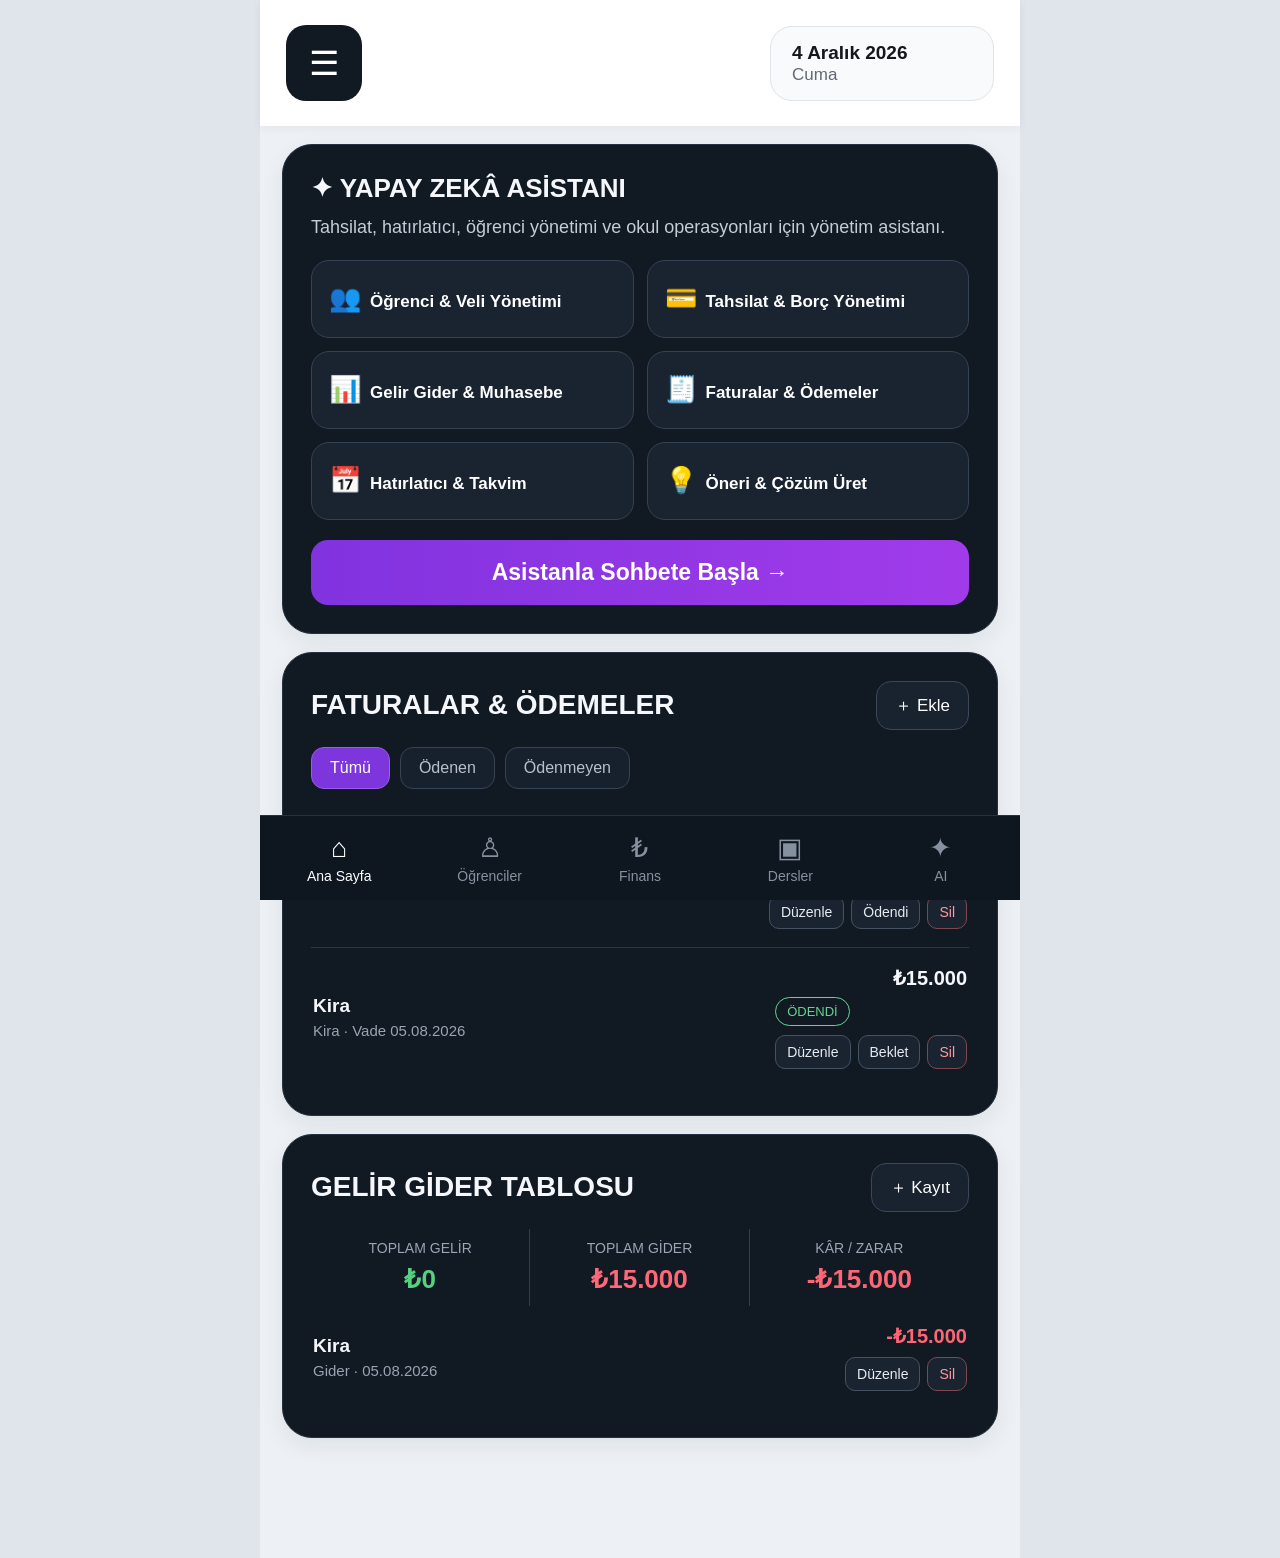
<file: imran-kaya-v9.html>
<!doctype html>
<html lang="tr">
<head>
<meta charset="utf-8">
<meta name="viewport" content="width=device-width,initial-scale=1,viewport-fit=cover">
<meta name="theme-color" content="#101721">
<title>İmran Kaya Sanat Okulu Yönetim</title>
<style>
:root{--bg:#edf1f5;--panel:#111923;--panel2:#18222f;--line:#2e3a49;--text:#f5f7fb;--muted:#a7b0bc;--purple:#8d38e8;--green:#68d391;--red:#ff6675;--orange:#e7a36a}*{box-sizing:border-box}html{font-size:18px}body{margin:0;background:#dfe5eb;color:var(--text);font-family:-apple-system,BlinkMacSystemFont,"Segoe UI",Roboto,Arial,sans-serif}button,input,select,textarea{font:inherit}button{cursor:pointer;touch-action:manipulation}.app{max-width:760px;margin:auto;min-height:100vh;background:var(--bg);padding:0 22px 120px}.top{height:126px;background:#fff;margin:0 -22px 14px;padding:22px 26px;display:flex;align-items:center;justify-content:space-between;gap:14px;position:sticky;top:0;z-index:15;box-shadow:0 2px 10px #0000000d}.menu{width:76px;height:76px;border:0;border-radius:20px;background:#111923;color:#fff;font-size:34px}.datebox{background:#f8fafc;border:1px solid #dfe4eb;border-radius:22px;padding:15px 21px;color:#15171b;min-width:224px}.datebox b{display:block;font-size:19px}.datebox span{font-size:17px;color:#626975}.card{background:var(--panel);border:1px solid #263241;border-radius:30px;padding:28px;margin-top:18px;box-shadow:0 8px 24px #0d162312}.aiHead{font-size:26px;font-weight:900;margin:0 0 10px}.aiDesc{color:#c4ccd7;font-size:18px;line-height:1.55}.quickGrid{display:grid;grid-template-columns:1fr 1fr;gap:13px;margin-top:18px}.quickBtn{min-height:78px;border:1px solid #354253;border-radius:18px;background:#1a2431;color:#fff;text-align:left;padding:16px 17px;font-size:17px;font-weight:800}.quickBtn span{font-size:26px;margin-right:9px}.aiStart{width:100%;border:0;border-radius:17px;background:linear-gradient(90deg,#8133df,#a13bea);color:#fff;padding:19px;margin-top:20px;font-size:23px;font-weight:900}.cardHead{display:flex;align-items:center;justify-content:space-between;gap:12px;margin-bottom:17px}.cardHead h2{font-size:28px;margin:0}.addBtn{border:1px solid #3b4858;background:#19232f;color:#fff;border-radius:15px;padding:12px 18px;font-size:17px}.tabs{display:flex;gap:10px;flex-wrap:wrap;margin-bottom:19px}.tab{border:1px solid #374455;border-radius:13px;background:#17212d;color:#b9c0cb;padding:11px 18px;font-size:16px}.tab.on{background:#7d36dc;color:#fff;border-color:#9b5cef}.item{display:grid;grid-template-columns:minmax(0,1fr) auto;gap:12px;align-items:center;padding:18px 2px;border-bottom:1px solid #2b3644}.item:last-child{border-bottom:0}.itemTitle{font-size:19px;font-weight:800}.itemSub{font-size:15px;color:#99a4b2;margin-top:5px}.amount{font-size:20px;font-weight:900;text-align:right}.status{display:inline-block;margin-top:7px;border-radius:999px;padding:6px 11px;font-size:13px;border:1px solid}.status.pending{color:var(--orange);border-color:var(--orange)}.status.paid{color:var(--green);border-color:var(--green)}.rowActions{display:flex;justify-content:flex-end;gap:7px;margin-top:9px;flex-wrap:wrap}.miniBtn{border:1px solid #455264;background:#1a2431;color:#e6ebf2;border-radius:10px;padding:8px 11px;font-size:14px}.miniBtn.danger{color:#ff98a2;border-color:#7f4750}.metrics{display:grid;grid-template-columns:repeat(3,1fr);margin-top:10px}.metric{padding:11px 12px;text-align:center;border-right:1px solid #313d4c}.metric:last-child{border-right:0}.metric span{display:block;color:#9aa6b5;font-size:14px}.metric b{display:block;margin-top:8px;font-size:26px}.metric.in b{color:#54d280}.metric.out b,.metric.net b{color:#ff6878}.nav{position:fixed;left:50%;bottom:0;transform:translateX(-50%);width:min(760px,100%);display:grid;grid-template-columns:repeat(5,1fr);background:#0e1620;padding:11px 4px calc(11px + env(safe-area-inset-bottom));z-index:30;border-top:1px solid #25313f}.nav button{border:0;background:none;color:#8691a0;font-size:14px;padding:5px}.nav button.on{color:#fff}.nav span{display:block;font-size:27px;margin-bottom:4px}.overlay{display:none;position:fixed;inset:0;background:#000a;z-index:100;align-items:flex-end;justify-content:center}.modal{width:min(760px,100%);max-height:90vh;overflow:auto;background:#f8fafc;color:#15171b;border-radius:28px 28px 0 0;padding:24px 20px calc(30px + env(safe-area-inset-bottom))}.modalTop{display:flex;justify-content:space-between;align-items:center;gap:12px}.modal h2{font-size:27px;margin:0}.x{width:46px;height:46px;border:0;border-radius:50%;background:#e9edf2;font-size:24px}.form{display:grid;gap:13px;margin-top:18px}.form label{font-weight:800;font-size:16px}.form input,.form select,.form textarea{width:100%;border:1px solid #cfd6df;border-radius:13px;background:#fff;padding:14px 15px;font-size:17px}.form textarea{min-height:105px;resize:vertical}.formActions{display:grid;grid-template-columns:1fr 1fr;gap:10px;margin-top:6px}.primary{border:0;border-radius:13px;background:#111923;color:#fff;padding:14px;font-weight:900;min-height:50px}.cancel{border:1px solid #bbc4cf;border-radius:13px;background:#fff;color:#343b45;padding:14px;font-weight:800;min-height:50px}.studentRow{border:1px solid #dfe4ea;border-radius:15px;padding:14px;margin-top:10px}.studentRow b{font-size:18px}.studentRow small{display:block;color:#69717d;font-size:15px;margin-top:4px}.studentActions{display:flex;gap:8px;margin-top:10px;flex-wrap:wrap}.studentActions button{border:1px solid #ccd4dd;background:#fff;border-radius:10px;padding:9px 12px}.studentActions .danger{color:#c72835;border-color:#e7b5ba}.chatBox{background:#111923;color:#fff;border-radius:16px;padding:15px;white-space:pre-wrap;line-height:1.55;font-size:17px;margin-top:14px}.empty{color:#9aa4b2;padding:12px 0;font-size:16px}@media(max-width:560px){html{font-size:17px}.card{padding:25px 23px}.cardHead h2{font-size:26px}.quickBtn{font-size:16px}.metric b{font-size:23px}.nav button{font-size:13px}.item{grid-template-columns:1fr}.amount{text-align:left}.rowActions{justify-content:flex-start}.datebox{min-width:205px}.datebox b{font-size:18px}}
</style>
</head>
<body>
<main class="app">
<header class="top"><button class="menu" type="button" onclick="openMenu()">☰</button><div class="datebox"><b id="dateMain"></b><span id="dateDay"></span></div></header>
<section class="card"><div class="aiHead">✦ YAPAY ZEKÂ ASİSTANI</div><div class="aiDesc">Tahsilat, hatırlatıcı, öğrenci yönetimi ve okul operasyonları için yönetim asistanı.</div><div class="quickGrid"><button class="quickBtn" type="button" onclick="openStudents()"><span>👥</span>Öğrenci & Veli Yönetimi</button><button class="quickBtn" type="button" onclick="scrollToInvoices()"><span>💳</span>Tahsilat & Borç Yönetimi</button><button class="quickBtn" type="button" onclick="scrollToFinance()"><span>📊</span>Gelir Gider & Muhasebe</button><button class="quickBtn" type="button" onclick="scrollToInvoices()"><span>🧾</span>Faturalar & Ödemeler</button><button class="quickBtn" type="button" onclick="openReminder()"><span>📅</span>Hatırlatıcı & Takvim</button><button class="quickBtn" type="button" onclick="openAI('öneri')"><span>💡</span>Öneri & Çözüm Üret</button></div><button class="aiStart" type="button" onclick="openAI('')">Asistanla Sohbete Başla →</button></section>
<section class="card" id="invoices"><div class="cardHead"><h2>FATURALAR & ÖDEMELER</h2><button class="addBtn" type="button" onclick="openInvoiceForm()">＋ Ekle</button></div><div class="tabs"><button class="tab on" type="button" onclick="setInvoiceFilter('all',this)">Tümü</button><button class="tab" type="button" onclick="setInvoiceFilter('paid',this)">Ödenen</button><button class="tab" type="button" onclick="setInvoiceFilter('pending',this)">Ödenmeyen</button></div><div id="invoiceList"></div></section>
<section class="card" id="finance"><div class="cardHead"><h2>GELİR GİDER TABLOSU</h2><button class="addBtn" type="button" onclick="openFinanceForm()">＋ Kayıt</button></div><div class="metrics"><div class="metric in"><span>TOPLAM GELİR</span><b id="incomeTotal">₺0</b></div><div class="metric out"><span>TOPLAM GİDER</span><b id="expenseTotal">₺0</b></div><div class="metric net"><span>KÂR / ZARAR</span><b id="netTotal">₺0</b></div></div><div id="financeList"></div></section>
</main>
<nav class="nav"><button class="on" type="button" onclick="window.scrollTo({top:0,behavior:'smooth'})"><span>⌂</span>Ana Sayfa</button><button type="button" onclick="openStudents()"><span>♙</span>Öğrenciler</button><button type="button" onclick="scrollToFinance()"><span>₺</span>Finans</button><button type="button" onclick="openReminder()"><span>▣</span>Dersler</button><button type="button" onclick="openAI('')"><span>✦</span>AI</button></nav>
<div class="overlay" id="overlay" onclick="if(event.target===this)closeModal()"><div class="modal"><div class="modalTop"><h2 id="modalTitle"></h2><button class="x" type="button" onclick="closeModal()">×</button></div><div id="modalBody"></div></div></div>
<script>
'use strict';
const $=id=>document.getElementById(id),clone=o=>JSON.parse(JSON.stringify(o));
const STORE='ikso_v8_data';
const seed={students:[{id:'s1',name:'Ayşe Yılmaz',parent:'Mehmet Yılmaz',phone:''},{id:'s2',name:'Mert Kaya',parent:'Selin Kaya',phone:''}],invoices:[{id:'i1',title:'Kira',type:'Kira',due:'2026-08-05',amount:15000,status:'pending'},{id:'i2',title:'Kira',type:'Kira',due:'2026-08-05',amount:15000,status:'paid'}],finance:[{id:'f1',type:'expense',title:'Kira',amount:15000,date:'2026-08-05'}],reminders:[]};
let data=load(),invoiceFilter='all';
function load(){try{const x=JSON.parse(localStorage.getItem(STORE)||'null');return x&&Array.isArray(x.students)&&Array.isArray(x.invoices)&&Array.isArray(x.finance)?{...clone(seed),...x,reminders:Array.isArray(x.reminders)?x.reminders:[]}:clone(seed)}catch{return clone(seed)}}
function persist(){localStorage.setItem(STORE,JSON.stringify(data));renderAll()}
function esc(s){return String(s??'').replace(/[&<>"']/g,m=>({'&':'&amp;','<':'&lt;','>':'&gt;','"':'&quot;',"'":'&#39;'}[m]))}
function money(n){const x=Number(n||0);return (x<0?'-':'')+'₺'+Math.abs(x).toLocaleString('tr-TR')}
function uid(p){return p+Date.now().toString(36)+Math.random().toString(36).slice(2,7)}
function fmtDate(d){if(!d)return '—';const a=d.split('-');return a.length===3?`${a[2]}.${a[1]}.${a[0]}`:d}
function field(id){return $(id)}
function openModal(title,html){$('modalTitle').textContent=title;$('modalBody').innerHTML=html;$('overlay').style.display='flex';document.body.style.overflow='hidden'}
function closeModal(){$('overlay').style.display='none';document.body.style.overflow=''}
function renderDate(){const d=new Date(),fmt=new Intl.DateTimeFormat('tr-TR',{day:'numeric',month:'long',year:'numeric',timeZone:'Europe/Istanbul'}),day=new Intl.DateTimeFormat('tr-TR',{weekday:'long',timeZone:'Europe/Istanbul'});$('dateMain').textContent=fmt.format(d);$('dateDay').textContent=day.format(d)}
function renderInvoices(){const rows=data.invoices.filter(x=>invoiceFilter==='all'||x.status===invoiceFilter);$('invoiceList').innerHTML=rows.length?rows.map(x=>`<div class="item"><div><div class="itemTitle">${esc(x.title)}</div><div class="itemSub">${esc(x.type||'Ödeme')} · Vade ${fmtDate(x.due)}</div></div><div><div class="amount">${money(x.amount)}</div><span class="status ${x.status}">${x.status==='paid'?'ÖDENDİ':'BEKLİYOR'}</span><div class="rowActions"><button class="miniBtn" type="button" onclick="editInvoice('${x.id}')">Düzenle</button><button class="miniBtn" type="button" onclick="toggleInvoice('${x.id}')">${x.status==='paid'?'Beklet':'Ödendi'}</button><button class="miniBtn danger" type="button" onclick="deleteInvoice('${x.id}')">Sil</button></div></div></div>`).join(''):'<div class="empty">Bu filtrede kayıt yok.</div>'}
function setInvoiceFilter(f,b){invoiceFilter=f;document.querySelectorAll('.tab').forEach(x=>x.classList.remove('on'));b.classList.add('on');renderInvoices()}
function invoiceForm(x={}){return `<div class="form"><label>Başlık</label><input id="ivTitle" value="${esc(x.title||'')}"><label>Tür</label><input id="ivType" value="${esc(x.type||'')}"><label>Vade</label><input id="ivDue" type="date" value="${x.due||''}"><label>Tutar</label><input id="ivAmount" type="number" min="0" step="0.01" value="${x.amount??''}"><label>Durum</label><select id="ivStatus"><option value="pending" ${x.status!=='paid'?'selected':''}>Bekliyor</option><option value="paid" ${x.status==='paid'?'selected':''}>Ödendi</option></select><div class="formActions"><button class="cancel" type="button" onclick="closeModal()">Vazgeç</button><button class="primary" type="button" onclick="saveInvoice('${x.id||''}')">Kaydet</button></div></div>`}
function openInvoiceForm(){openModal('Fatura / Ödeme Ekle',invoiceForm())}
function editInvoice(id){const x=data.invoices.find(i=>i.id===id);if(x)openModal('Fatura / Ödeme Düzenle',invoiceForm(x))}
function saveInvoice(id){const title=field('ivTitle').value.trim(),amount=Number(field('ivAmount').value);if(!title||!(amount>0)){alert('Başlık ve sıfırdan büyük tutar zorunlu.');return}const obj={id:id||uid('i'),title,type:field('ivType').value.trim()||'Ödeme',due:field('ivDue').value,amount,status:field('ivStatus').value};if(id){const n=data.invoices.findIndex(x=>x.id===id);if(n>=0)data.invoices[n]=obj}else data.invoices.unshift(obj);persist();closeModal()}
function toggleInvoice(id){const x=data.invoices.find(i=>i.id===id);if(!x)return;x.status=x.status==='paid'?'pending':'paid';persist()}
function deleteInvoice(id){const x=data.invoices.find(i=>i.id===id);if(x&&confirm(`“${x.title}” kaydını silmek istediğinize emin misiniz?`)){data.invoices=data.invoices.filter(i=>i.id!==id);persist()}}
function renderFinance(){const income=data.finance.filter(x=>x.type==='income').reduce((s,x)=>s+Number(x.amount||0),0),expense=data.finance.filter(x=>x.type==='expense').reduce((s,x)=>s+Number(x.amount||0),0),net=income-expense;$('incomeTotal').textContent=money(income);$('expenseTotal').textContent=money(expense);$('netTotal').textContent=money(net);$('netTotal').style.color=net>=0?'var(--green)':'var(--red)';$('financeList').innerHTML=data.finance.length?data.finance.map(x=>`<div class="item"><div><div class="itemTitle">${esc(x.title)}</div><div class="itemSub">${x.type==='income'?'Gelir':'Gider'} · ${fmtDate(x.date)}</div></div><div><div class="amount" style="color:${x.type==='income'?'var(--green)':'var(--red)'}">${x.type==='income'?'+':'-'}${money(x.amount)}</div><div class="rowActions"><button class="miniBtn" type="button" onclick="editFinance('${x.id}')">Düzenle</button><button class="miniBtn danger" type="button" onclick="deleteFinance('${x.id}')">Sil</button></div></div></div>`).join(''):'<div class="empty">Henüz gelir/gider kaydı yok.</div>'}
function financeForm(x={}){const today=new Intl.DateTimeFormat('en-CA',{timeZone:'Europe/Istanbul',year:'numeric',month:'2-digit',day:'2-digit'}).format(new Date());return `<div class="form"><label>Tür</label><select id="fnType"><option value="income" ${x.type==='income'?'selected':''}>Gelir</option><option value="expense" ${x.type!=='income'?'selected':''}>Gider</option></select><label>Açıklama</label><input id="fnTitle" value="${esc(x.title||'')}"><label>Tutar</label><input id="fnAmount" type="number" min="0" step="0.01" value="${x.amount??''}"><label>Tarih</label><input id="fnDate" type="date" value="${x.date||today}"><div class="formActions"><button class="cancel" type="button" onclick="closeModal()">Vazgeç</button><button class="primary" type="button" onclick="saveFinance('${x.id||''}')">Kaydet</button></div></div>`}
function openFinanceForm(){openModal('Gelir / Gider Kaydı',financeForm())}
function editFinance(id){const x=data.finance.find(i=>i.id===id);if(x)openModal('Gelir / Gider Düzenle',financeForm(x))}
function saveFinance(id){const title=field('fnTitle').value.trim(),amount=Number(field('fnAmount').value);if(!title||!(amount>0)){alert('Açıklama ve sıfırdan büyük tutar zorunlu.');return}const obj={id:id||uid('f'),type:field('fnType').value,title,amount,date:field('fnDate').value};if(id){const n=data.finance.findIndex(x=>x.id===id);if(n>=0)data.finance[n]=obj}else data.finance.unshift(obj);persist();closeModal()}
function deleteFinance(id){const x=data.finance.find(i=>i.id===id);if(x&&confirm(`“${x.title}” kaydını silmek istediğinize emin misiniz?`)){data.finance=data.finance.filter(i=>i.id!==id);persist()}}
function studentsHtml(){return `<button class="primary" style="width:100%;margin-top:16px" type="button" onclick="openStudentForm()">＋ Yeni Öğrenci</button>${data.students.length?data.students.map(s=>`<div class="studentRow"><b>${esc(s.name)}</b><small>Veli: ${esc(s.parent||'—')}${s.phone?' · '+esc(s.phone):''}</small><div class="studentActions"><button type="button" onclick="openStudentForm('${s.id}')">Düzenle</button><button class="danger" type="button" onclick="deleteStudent('${s.id}')">Öğrenciyi Sil</button></div></div>`).join(''):'<div class="empty">Öğrenci kaydı yok.</div>'}`}
function openStudents(){openModal('Öğrenciler',studentsHtml())}
function studentForm(s={}){return `<div class="form"><label>Öğrenci Adı</label><input id="stName" value="${esc(s.name||'')}"><label>Veli Adı</label><input id="stParent" value="${esc(s.parent||'')}"><label>Telefon</label><input id="stPhone" value="${esc(s.phone||'')}"><div class="formActions"><button class="cancel" type="button" onclick="openStudents()">Vazgeç</button><button class="primary" type="button" onclick="saveStudent('${s.id||''}')">Kaydet</button></div></div>`}
function openStudentForm(id=''){const s=data.students.find(x=>x.id===id)||{};openModal(id?'Öğrenci Düzenle':'Yeni Öğrenci',studentForm(s))}
function saveStudent(id){const name=field('stName').value.trim();if(!name){alert('Öğrenci adı zorunlu.');return}const obj={id:id||uid('s'),name,parent:field('stParent').value.trim(),phone:field('stPhone').value.trim()};if(id){const n=data.students.findIndex(x=>x.id===id);if(n>=0)data.students[n]=obj}else data.students.unshift(obj);persist();openStudents()}
function deleteStudent(id){const s=data.students.find(x=>x.id===id);if(s&&confirm(`“${s.name}” adlı öğrenciyi silmek istediğinize emin misiniz?`)){data.students=data.students.filter(x=>x.id!==id);persist();openStudents()}}
function openReminder(){openModal('Hatırlatıcı & Takvim',`<div class="form"><label>Hatırlatma</label><input id="rmText" placeholder="Örn. Veli araması"><label>Tarih</label><input id="rmDate" type="date"><div class="formActions"><button class="cancel" type="button" onclick="closeModal()">Vazgeç</button><button class="primary" type="button" onclick="saveReminder()">Kaydet</button></div></div>${data.reminders.map((r,i)=>`<div class="studentRow"><b>${esc(r.text)}</b><small>${fmtDate(r.date)}</small><div class="studentActions"><button class="danger" type="button" onclick="deleteReminder(${i})">Sil</button></div></div>`).join('')}`)}
function saveReminder(){const text=field('rmText').value.trim();if(!text){alert('Hatırlatma metni yazın.');return}data.reminders.unshift({text,date:field('rmDate').value});persist();openReminder()}
function deleteReminder(i){if(confirm('Hatırlatıcı silinsin mi?')){data.reminders.splice(i,1);persist();openReminder()}}
function openAI(preset=''){openModal('AI Asistan',`<div class="form"><label>Sorunuz</label><textarea id="aiQ" placeholder="Örn. Bu ay tahsilatı nasıl hızlandırabilirim?">${esc(preset)}</textarea><div class="formActions"><button class="cancel" type="button" onclick="closeModal()">Vazgeç</button><button class="primary" type="button" onclick="askAI()">Yanıtla</button></div></div><div id="aiAnswer"></div>`)}
function askAI(){const q=field('aiQ').value.trim().toLowerCase();if(!q)return;let t='';const pending=data.invoices.filter(x=>x.status==='pending'),pendingTotal=pending.reduce((s,x)=>s+Number(x.amount||0),0);if(q.includes('tahsil')||q.includes('borç')||q.includes('ödeme'))t=`Şu anda ${pending.length} bekleyen ödeme kaydı var ve toplamı ${money(pendingTotal)}. Önce vadesi geçmiş olanları sırala, aynı gün kısa bir veli hatırlatması gönder, 3 gün sonra ikinci takip yap. Ödeme alındığında kaydı “Ödendi” durumuna geçir.`;else if(q.includes('öğrenci')||q.includes('veli'))t=`Sistemde ${data.students.length} öğrenci kayıtlı. Her öğrenci için veli telefonu, devam durumu ve ödeme notunu eksiksiz tut. Yanlış kayıtları öğrenci ekranındaki “Öğrenciyi Sil” seçeneğiyle kaldırabilirsin.`;else if(q.includes('gider')||q.includes('kâr')||q.includes('zarar')){const inc=data.finance.filter(x=>x.type==='income').reduce((s,x)=>s+Number(x.amount||0),0),exp=data.finance.filter(x=>x.type==='expense').reduce((s,x)=>s+Number(x.amount||0),0);t=`Kayıtlı gelir ${money(inc)}, gider ${money(exp)}, net ${money(inc-exp)}. Büyük giderleri haftalık kontrol et ve gelir kaydı eksikse gün sonunda tamamla.`}else t='Önce öğrenci kayıtlarını temizle, sonra bekleyen ödemeleri vade sırasına göre takip et, ardından gelir-gider kayıtlarını güncelle. Bu üç alan güncelse yönetim kararları daha güvenilir olur.';$('aiAnswer').innerHTML=`<div class="chatBox">${esc(t)}</div>`}
function openMenu(){openModal('Menü',`<div class="form"><button class="primary" type="button" onclick="openStudents()">Öğrenciler</button><button class="primary" type="button" onclick="closeModal();scrollToInvoices()">Faturalar & Ödemeler</button><button class="primary" type="button" onclick="closeModal();scrollToFinance()">Gelir Gider</button><button class="cancel" type="button" onclick="closeModal()">Vazgeç</button></div>`)}
function scrollToInvoices(){$('invoices').scrollIntoView({behavior:'smooth',block:'start'})}function scrollToFinance(){$('finance').scrollIntoView({behavior:'smooth',block:'start'})}
function renderAll(){renderDate();renderInvoices();renderFinance()}
renderAll();
</script>
</body>
</html>
</file>
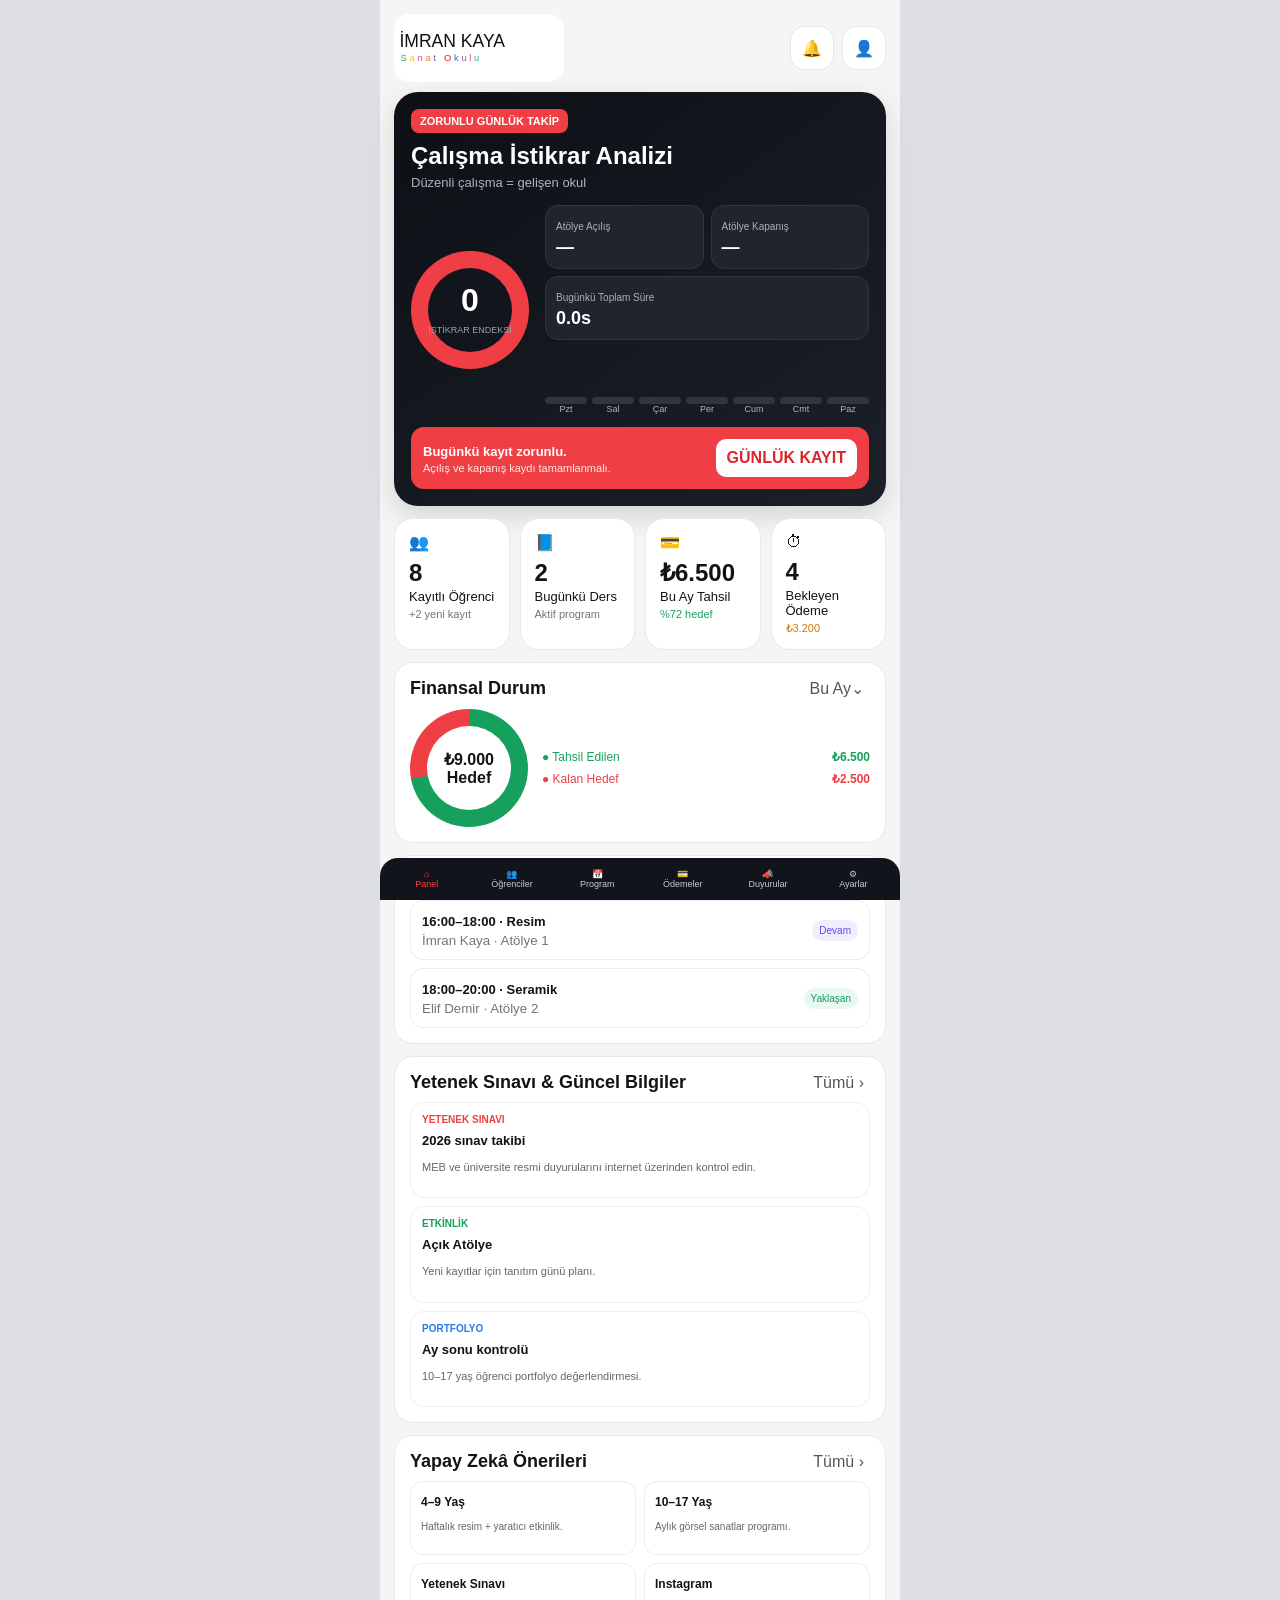
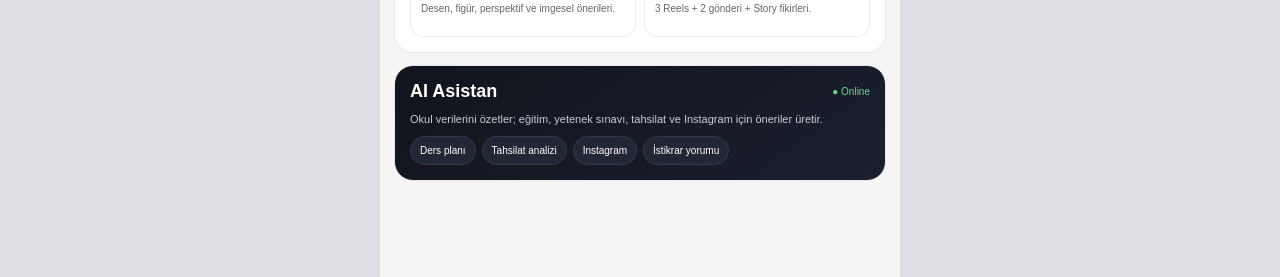
<file: imran-kaya.html>
<!doctype html><html lang="tr"><head><meta charset="utf-8"><meta name="viewport" content="width=device-width,initial-scale=1,viewport-fit=cover"><meta name="theme-color" content="#f6f6f7"><title>İmran Kaya Sanat Okulu Yönetim</title><style>:root{--bg:#f5f5f6;--card:#fff;--ink:#111318;--muted:#6f7480;--line:#e7e8eb;--green:#16a05d;--red:#ef3f45;--amber:#f2ad24}*{box-sizing:border-box}body{margin:0;background:#dddfe2;font-family:-apple-system,BlinkMacSystemFont,'Segoe UI',Arial,sans-serif;color:var(--ink)}button,input{font:inherit}.app{max-width:520px;margin:auto;min-height:100vh;background:var(--bg);padding:14px 14px 96px}.top{display:flex;justify-content:space-between;align-items:center;gap:10px}.logo{width:170px;height:68px;object-fit:contain;background:#fff;border-radius:16px}.icons{display:flex;gap:8px}.ib{width:44px;height:44px;border:1px solid var(--line);background:#fff;border-radius:14px}.hero{margin-top:10px;background:linear-gradient(145deg,#0d1015,#1b2029);color:white;border-radius:24px;padding:17px;box-shadow:0 10px 28px #0002}.tag{display:inline-block;background:var(--red);padding:6px 9px;border-radius:8px;font-size:11px;font-weight:800}.hero h1{font-size:24px;margin:9px 0 3px}.hero small{font-size:13px;color:#aeb4bf}.scorewrap{display:grid;grid-template-columns:122px 1fr;gap:12px;align-items:center;margin-top:14px}.gauge{width:118px;height:118px;border-radius:50%;display:grid;place-items:center;background:conic-gradient(var(--green) 0 0%,var(--amber) 0 80%,var(--red) 80% 100%)}.gaugein{width:84px;height:84px;border-radius:50%;background:#12151b;display:grid;place-items:center;text-align:center}.gaugein b{font-size:32px}.gaugein span{font-size:9px;color:#99a1ad}.today{display:grid;grid-template-columns:1fr 1fr;gap:7px}.mini{background:#20252d;border:1px solid #303640;border-radius:13px;padding:10px}.mini span{font-size:10px;color:#aab0ba}.mini b{display:block;font-size:18px;margin-top:3px}.bars{display:flex;align-items:end;gap:5px;height:54px;margin-top:10px}.bar{flex:1;background:#303640;border-radius:5px;min-height:7px;position:relative}.bar i{position:absolute;bottom:0;left:0;right:0;border-radius:5px}.days{display:flex;gap:5px;font-size:9px;color:#aeb4bf}.days span{flex:1;text-align:center}.req{display:flex;align-items:center;justify-content:space-between;gap:9px;background:var(--red);border-radius:13px;padding:12px;margin-top:13px}.req b{font-size:13px}.req p{font-size:11px;margin:2px 0 0;color:#ffe8e8}.req button{border:0;background:white;color:#dd252c;border-radius:10px;padding:10px 11px;font-weight:800;white-space:nowrap}.grid{display:grid;grid-template-columns:1fr 1fr;gap:10px;margin-top:12px}.stat,.card{background:#fff;border:1px solid var(--line);border-radius:19px}.stat{padding:14px}.stat .n{font-size:24px;font-weight:800;margin:7px 0 2px}.stat .l{font-size:13px}.stat .s{font-size:11px;color:var(--muted);margin-top:4px}.card{padding:15px;margin-top:12px}.ch{display:flex;justify-content:space-between;align-items:center;gap:8px}.ch h2{font-size:18px;margin:0}.ch button{border:0;background:none;color:#555}.finance{display:grid;grid-template-columns:120px 1fr;gap:12px;align-items:center;margin-top:10px}.ring{width:118px;height:118px;border-radius:50%;background:conic-gradient(var(--green) 0 72%,var(--red) 72% 100%);display:grid;place-items:center}.ring:after{content:'₺9.000\A Hedef';white-space:pre;display:grid;place-items:center;text-align:center;background:#fff;width:84px;height:84px;border-radius:50%;font-weight:800}.legend div{font-size:12px;margin:8px 0}.legend b{float:right}.row{display:flex;justify-content:space-between;gap:8px;align-items:center;border:1px solid #ececf0;border-radius:13px;padding:11px;margin-top:8px}.row b{font-size:13px}.row small{display:block;color:var(--muted);margin-top:3px}.pill{font-size:10px;padding:5px 7px;border-radius:999px;background:#f1edff;color:#6848df}.announce{display:grid;grid-template-columns:1fr;gap:8px;margin-top:9px}.ann{border:1px solid #eee;border-radius:14px;padding:11px}.ann .t{font-size:10px;font-weight:800;margin-bottom:6px}.ann b{font-size:13px}.ann p{font-size:11px;line-height:1.4;color:#666}.ideas{display:grid;grid-template-columns:1fr 1fr;gap:8px;margin-top:9px}.idea{border:1px solid #ececf0;border-radius:13px;padding:10px}.idea b{font-size:12px}.idea p{font-size:10px;color:#666;line-height:1.4}.ai{background:linear-gradient(145deg,#11141b,#1b2030);color:white}.ai p{font-size:11px;color:#c8cdd6}.chips{display:flex;gap:6px;flex-wrap:wrap}.chip{border:1px solid #353b49;background:#222735;color:white;border-radius:999px;padding:8px 9px;font-size:10px}.nav{position:fixed;left:50%;bottom:0;transform:translateX(-50%);width:min(520px,100%);display:grid;grid-template-columns:repeat(6,1fr);background:#11141a;padding:10px 4px calc(10px + env(safe-area-inset-bottom));border-radius:18px 18px 0 0}.nav button{border:0;background:none;color:#c8cbd1;font-size:9px}.nav .on{color:#ff3d43}.mbg{display:none;position:fixed;inset:0;background:#0009;z-index:50;align-items:flex-end;justify-content:center}.modal{width:min(520px,100%);max-height:85vh;overflow:auto;background:#f7f7f8;border-radius:24px 24px 0 0;padding:18px 15px 25px}.close{float:right;border:0;background:#ececef;width:34px;height:34px;border-radius:50%}.form{display:grid;gap:9px}.form input{padding:12px;border:1px solid #ddd;border-radius:11px;background:white}.primary{border:0;background:#111;color:white;border-radius:11px;padding:12px;font-weight:800}.green{background:#159b5a}.red{background:#e62f35}.note{font-size:11px;color:#727781;line-height:1.45}@media(min-width:440px){.grid{grid-template-columns:repeat(4,1fr)}}</style></head><body><main class="app"><div class="top"><img class="logo" src="./imran-kaya-logo.svg"><div class="icons"><button class="ib">🔔</button><button class="ib">👤</button></div></div><section class="hero"><span class="tag">ZORUNLU GÜNLÜK TAKİP</span><h1>Çalışma İstikrar Analizi</h1><small>Düzenli çalışma = gelişen okul</small><div class="scorewrap"><div class="gauge" id="gauge"><div class="gaugein"><div><b id="score">0</b><br><span>İSTİKRAR ENDEKSİ</span></div></div></div><div><div class="today"><div class="mini"><span>Atölye Açılış</span><b id="openTime">—</b></div><div class="mini"><span>Atölye Kapanış</span><b id="closeTime">—</b></div></div><div class="mini" style="margin-top:7px"><span>Bugünkü Toplam Süre</span><b id="todayHours">0s</b></div><div class="bars" id="bars"></div><div class="days"><span>Pzt</span><span>Sal</span><span>Çar</span><span>Per</span><span>Cum</span><span>Cmt</span><span>Paz</span></div></div></div><div class="req"><div><b id="reqTitle">Bugünkü kayıt zorunlu.</b><p id="reqText">Açılış ve kapanış kaydı tamamlanmalı.</p></div><button onclick="openWork()">GÜNLÜK KAYIT</button></div></section><section class="grid"><div class="stat"><div>👥</div><div class="n">8</div><div class="l">Kayıtlı Öğrenci</div><div class="s">+2 yeni kayıt</div></div><div class="stat"><div>📘</div><div class="n">2</div><div class="l">Bugünkü Ders</div><div class="s">Aktif program</div></div><div class="stat"><div>💳</div><div class="n">₺6.500</div><div class="l">Bu Ay Tahsil</div><div class="s" style="color:var(--green)">%72 hedef</div></div><div class="stat"><div>⏱</div><div class="n">4</div><div class="l">Bekleyen Ödeme</div><div class="s" style="color:#d87800">₺3.200</div></div></section><section class="card"><div class="ch"><h2>Finansal Durum</h2><button>Bu Ay⌄</button></div><div class="finance"><div class="ring"></div><div class="legend"><div style="color:var(--green)">● Tahsil Edilen <b>₺6.500</b></div><div style="color:var(--red)">● Kalan Hedef <b>₺2.500</b></div></div></div></section><section class="card"><div class="ch"><h2>Bugünkü Dersler</h2><button>Tümü ›</button></div><div class="row"><div><b>16:00–18:00 · Resim</b><small>İmran Kaya · Atölye 1</small></div><span class="pill">Devam</span></div><div class="row"><div><b>18:00–20:00 · Seramik</b><small>Elif Demir · Atölye 2</small></div><span class="pill" style="background:#e9f8f0;color:#159b5a">Yaklaşan</span></div></section><section class="card"><div class="ch"><h2>Yetenek Sınavı & Güncel Bilgiler</h2><button onclick="openNews()">Tümü ›</button></div><div class="announce"><div class="ann"><div class="t" style="color:var(--red)">YETENEK SINAVI</div><b>2026 sınav takibi</b><p>MEB ve üniversite resmi duyurularını internet üzerinden kontrol edin.</p></div><div class="ann"><div class="t" style="color:var(--green)">ETKİNLİK</div><b>Açık Atölye</b><p>Yeni kayıtlar için tanıtım günü planı.</p></div><div class="ann"><div class="t" style="color:#2778e9">PORTFOLYO</div><b>Ay sonu kontrolü</b><p>10–17 yaş öğrenci portfolyo değerlendirmesi.</p></div></div></section><section class="card"><div class="ch"><h2>Yapay Zekâ Önerileri</h2><button onclick="openAI()">Tümü ›</button></div><div class="ideas"><div class="idea"><b>4–9 Yaş</b><p>Haftalık resim + yaratıcı etkinlik.</p></div><div class="idea"><b>10–17 Yaş</b><p>Aylık görsel sanatlar programı.</p></div><div class="idea"><b>Yetenek Sınavı</b><p>Desen, figür, perspektif ve imgesel önerileri.</p></div><div class="idea"><b>Instagram</b><p>3 Reels + 2 gönderi + Story fikirleri.</p></div></div></section><section class="card ai"><div class="ch"><h2>AI Asistan</h2><span style="font-size:10px;color:#65d991">● Online</span></div><p>Okul verilerini özetler; eğitim, yetenek sınavı, tahsilat ve Instagram için öneriler üretir.</p><div class="chips"><button class="chip" onclick="openAI()">Ders planı</button><button class="chip" onclick="openAI()">Tahsilat analizi</button><button class="chip" onclick="openAI()">Instagram</button><button class="chip" onclick="openAI()">İstikrar yorumu</button></div></section></main><nav class="nav"><button class="on">⌂<br>Panel</button><button>👥<br>Öğrenciler</button><button>📅<br>Program</button><button>💳<br>Ödemeler</button><button>📣<br>Duyurular</button><button>⚙<br>Ayarlar</button></nav><div class="mbg" id="mbg" onclick="if(event.target===this)closeM()"><div class="modal"><button class="close" onclick="closeM()">×</button><div id="mc"></div></div></div><script>const K='ikso_worklog_v2';let D=JSON.parse(localStorage.getItem(K)||'{"days":{}}');const dk=(d=new Date())=>d.toISOString().slice(0,10),pd=n=>String(n).padStart(2,'0'),ft=d=>pd(d.getHours())+':'+pd(d.getMinutes()),mn=t=>{if(!t)return 0;let[h,m]=t.split(':').map(Number);return h*60+m},du=r=>r&&r.open&&r.close?Math.max(0,mn(r.close)-mn(r.open)):0;function wk(){let n=new Date(),x=(n.getDay()+6)%7,m=new Date(n);m.setDate(n.getDate()-x);return Array.from({length:7},(_,i)=>{let d=new Date(m);d.setDate(m.getDate()+i);return dk(d)})}function sc(){let v=wk().map(k=>du(D.days[k])/60),days=v.filter(x=>x>0).length,total=v.reduce((a,b)=>a+b,0);return Math.round(Math.min(100,total/40*100)*.65+Math.min(100,days/5*100)*.35)}function save(){localStorage.setItem(K,JSON.stringify(D));render()}function render(){let t=D.days[dk()]||{},d=du(t),s=sc();openTime.textContent=t.open||'—';closeTime.textContent=t.close||'—';todayHours.textContent=(d/60).toFixed(1)+'s';score.textContent=s;gauge.style.background=`conic-gradient(var(--green) 0 ${Math.min(s,70)}%,var(--amber) ${Math.min(s,70)}% ${Math.min(s,85)}%,var(--red) ${Math.min(s,85)}% 100%)`;let v=wk().map(k=>du(D.days[k])/60);bars.innerHTML=v.map(x=>`<div class="bar"><i style="height:${Math.min(100,x/8*100)}%;background:${x>=8?'var(--green)':x>=5?'var(--amber)':'var(--red)'}"></i></div>`).join('');if(t.open&&t.close){reqTitle.textContent='Bugünkü kayıt tamamlandı.';reqText.textContent='İstikrar endeksi güncellendi.'}else if(t.open){reqTitle.textContent='Atölye açık.';reqText.textContent='Kapanış kaydı olmadan gün tamamlanmaz.'}}function openWork(){let t=D.days[dk()]||{};mc.innerHTML=`<h2>Zorunlu Günlük Kayıt</h2><p class="note">Açılış ve kapanış saatleri haftalık çalışma istikrarına eklenir. Endeks çalışma düzenini gösterir; kesin başarı tahmini değildir.</p><div class="form"><label>Açılış</label><input id="o" type="time" value="${t.open||''}"><label>Kapanış</label><input id="c" type="time" value="${t.close||''}"><button class="primary green" onclick="o.value=ft(new Date())">Şimdi Atölyeyi Aç</button><button class="primary red" onclick="c.value=ft(new Date())">Şimdi Atölyeyi Kapat</button><button class="primary" onclick="let a=o.value,b=c.value;if(!a)return alert('Açılış zorunlu');if(b&&mn(b)<=mn(a))return alert('Kapanış açılıştan sonra olmalı');D.days[dk()]={open:a,close:b};save();closeM()">Kaydet</button></div>`;mbg.style.display='flex'}function closeM(){mbg.style.display='none'}function openNews(){mc.innerHTML=`<h2>Güncel Yetenek Sınavı Bilgileri</h2><div class="row"><div><b>MEB Güzel Sanatlar Liseleri</b><small>2026 başvuru ve sınav duyuruları</small></div><button onclick="window.open('https://www.google.com/search?q='+encodeURIComponent('site:meb.gov.tr 2026 güzel sanatlar yetenek sınavı'),'_blank')">Aç</button></div><div class="row"><div><b>Üniversite Özel Yetenek</b><small>İstanbul ve çevresi resmi duyurular</small></div><button onclick="window.open('https://www.google.com/search?q='+encodeURIComponent('2026 güzel sanatlar fakültesi özel yetenek sınavı İstanbul'),'_blank')">Aç</button></div>`;mbg.style.display='flex'}function openAI(){mc.innerHTML=`<h2>AI Asistan Önerileri</h2><div class="row"><div><b>Çalışma İstikrarı</b><small>Bu haftaki endeks: ${sc()}/100. Hedef: 5 düzenli gün ve günlük 8 saatlik plan.</small></div></div><div class="row"><div><b>4–9 Yaş</b><small>Bu hafta: Hayalimdeki Şehir — pastel + suluboya, 60 dk.</small></div></div><div class="row"><div><b>10–17 Yaş</b><small>Ay planı: desen → perspektif → portre → özgün kompozisyon.</small></div></div><div class="row"><div><b>Yetenek Sınavı</b><small>Süreli desen, figür, perspektif ve imgesel kompozisyon ağırlığını artır.</small></div></div><div class="row"><div><b>Instagram</b><small>3 Reels: timelapse, teknik ipucu, önce/sonra. 2 gönderi: haftanın eseri + Arnavutköy kayıt çağrısı.</small></div></div>`;mbg.style.display='flex'}render();</script></body></html>
</file>
<file: style.css>
*{box-sizing:border-box}body{margin:0;background:#dededb;font-family:-apple-system,BlinkMacSystemFont,"Segoe UI",sans-serif;color:#111}button,input,select,textarea{font:inherit}button{cursor:pointer}.app{max-width:520px;margin:auto;min-height:100vh;background:#f4f4f2;padding:16px 14px 92px}header{display:flex;justify-content:space-between;align-items:center;gap:10px}.brand{display:flex;align-items:center;gap:10px}.wordmark{background:#fff;color:#111;border-radius:16px;padding:13px 18px;display:inline-flex;flex-direction:column;align-items:center;line-height:1}.wordmark strong{font-family:Georgia,serif;font-size:24px;letter-spacing:1px}.wordmark span{font-size:10px;letter-spacing:4px;margin-top:6px}.wordmark.small{padding:8px 10px;border:1px solid #e1e1df}.wordmark.small strong{font-size:15px}.wordmark.small span{font-size:7px;letter-spacing:2px}.muted{color:#777;font-size:12px}.owner{background:#fff;border:1px solid #ddd;border-radius:16px;padding:9px 11px;font-size:12px}.hero{display:flex;justify-content:space-between;align-items:end;padding:18px 2px}h1{font-size:24px;margin:0 0 4px}.aiBtn,.primary{border:0;background:#111;color:#fff;padding:12px 14px;border-radius:14px;font-weight:700}.grid{display:grid;grid-template-columns:1fr 1fr;gap:10px}.card,.section{background:#fff;border:1px solid #e3e3e3;border-radius:20px;box-shadow:0 4px 18px #00000008}.card{padding:15px;text-align:left}.card .v{font-size:22px;font-weight:800;margin-top:10px}.section{padding:15px;margin-top:12px}.sh{display:flex;justify-content:space-between;align-items:center;gap:10px}h2{font-size:17px;margin:0}.link{border:0;background:none;font-size:12px}.light{color:#fff}.ai{background:#111;color:#fff}.item{padding:11px;border-radius:14px;margin-top:8px;background:#fafafa;border:1px solid #eee}.item b{font-size:13px}.item p{font-size:12px;color:#777;margin:4px 0 0;line-height:1.35}.ai .item{background:#1d1d1d;border-color:#303030}.ai .item p{color:#bbb}.fin{display:grid;grid-template-columns:1fr 110px;align-items:center;gap:10px}.amt{font-size:24px;font-weight:800;color:#159a55}.ring{width:104px;height:104px;border-radius:50%;background:conic-gradient(#e43d3d 0 85%,#eee 85%);display:grid;place-items:center}.ring:after{content:'%85';background:#fff;width:70px;height:70px;border-radius:50%;display:grid;place-items:center;font-weight:800}.short{display:grid;grid-template-columns:1fr 1fr;gap:8px}.short button{background:#fff;border:1px solid #ddd;border-radius:14px;padding:12px;text-align:left}nav{position:fixed;left:50%;bottom:0;transform:translateX(-50%);width:min(520px,100%);background:#fff;border-top:1px solid #ddd;display:grid;grid-template-columns:repeat(5,1fr);padding:8px 4px calc(8px + env(safe-area-inset-bottom));z-index:10}nav button{border:0;background:none;font-size:10px;color:#666}.sheetBg{display:none;position:fixed;inset:0;background:#0008;z-index:30;align-items:end;justify-content:center}.sheet{width:min(520px,100%);max-height:88vh;overflow:auto;background:#f7f7f5;border-radius:26px 26px 0 0;padding:18px 15px 28px}.close{float:right;border:0;background:#e5e5e5;border-radius:50%;width:34px;height:34px}.form{display:grid;gap:9px}.form input,.form select,.form textarea{width:100%;padding:12px;border:1px solid #ddd;border-radius:12px;background:#fff}.row{display:flex;justify-content:space-between;gap:8px;align-items:center;background:#fff;border:1px solid #e4e4e4;border-radius:14px;padding:11px;margin:8px 0}.row small{color:#777}.lock{position:fixed;inset:0;background:#111;color:#fff;z-index:100;display:grid;place-items:center;padding:25px}.lockbox{width:min(380px,100%);text-align:center}.lock input{width:100%;text-align:center;font-size:24px;letter-spacing:8px;padding:14px;border-radius:14px;border:1px solid #444;background:#1d1d1d;color:#fff;margin:12px 0}@media(min-width:460px){.grid{grid-template-columns:repeat(4,1fr)}}
</file>
